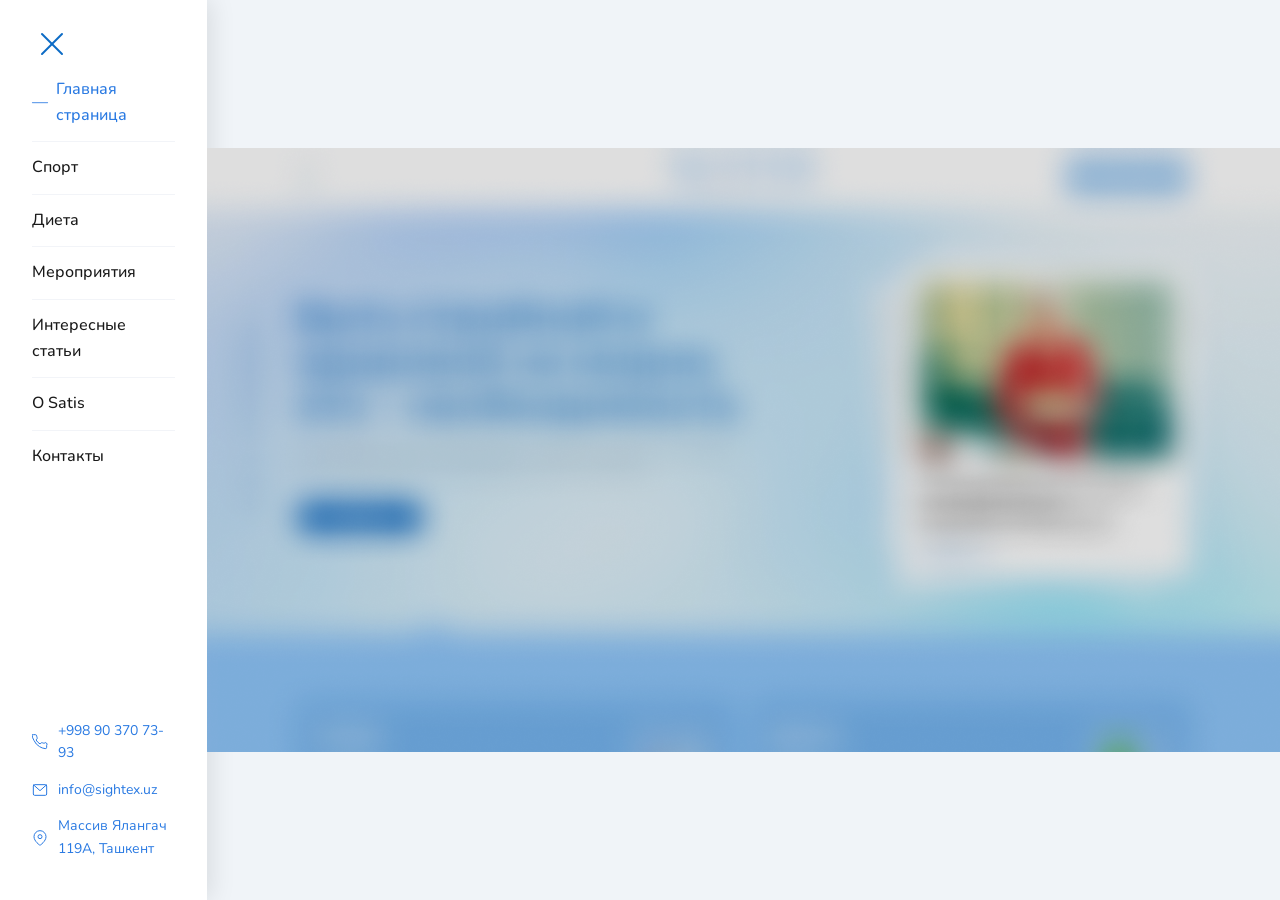
<file: choose.html>
<!DOCTYPE html>
<html lang="ru">

<head>
    <meta charset="UTF-8" />
    <meta name="viewport" content="width=device-width, initial-scale=1.0" />
    <title>Menu</title>
    <link rel="stylesheet" href="css/Style.css">
    <link rel="stylesheet" href="css/Media.css">


</head>

<body>
    <div class="blurs">
        <div class="menu-overlay">
            <a href="index.html">
                <img src="images/logo-two.svg" alt="">

            </a>

            <nav class="menu-nav">
                <ul>
                    <li class="active"><span class="dash">—</span> <a href="index.html">Главная страница</a></li>
                    <li><a href="sport.html">Спорт</a></li>
                    <li><a href="diate.html">Диета</a></li>
                    <li><a href="events.html">Мероприятия</a></li>
                    <li><a href="istati.html">Интересные статьи</a></li>
                    <li><a href="os.html">O Satis</a></li>
                    <li><a href="contact.html">Контакты</a></li>
                </ul>
            </nav>

            <div class="menu-contacts">
                <a href="tel:+998903707393" class="contact-item">
                    <svg class="icon" viewBox="0 0 24 24" fill="none" stroke="currentColor" stroke-width="1.5">
          <path d="M22 16.92v3a2 2 0 01-2.18 2 19.79 19.79 0 01-8.63-3.07A19.5 19.5 0 013.07 9.81a19.79 19.79 0 01-3.07-8.66A2 2 0 012 1h3a2 2 0 012 1.72 12.84 12.84 0 00.7 2.81 2 2 0 01-.45 2.11L6.09 8.91a16 16 0 006 6l1.27-1.27a2 2 0 012.11-.45 12.84 12.84 0 002.81.7A2 2 0 0122 16.92z"/>
        </svg> +998 90 370 73-93
                </a>
                <a href="mailto:info@sightex.uz" class="contact-item">
                    <svg class="icon" viewBox="0 0 24 24" fill="none" stroke="currentColor" stroke-width="1.5">
          <rect x="2" y="4" width="20" height="16" rx="2"/>
          <polyline points="2,4 12,13 22,4"/>
        </svg> info@sightex.uz
                </a>
                <span class="contact-item">
        <svg class="icon" viewBox="0 0 24 24" fill="none" stroke="currentColor" stroke-width="1.5">
          <path d="M21 10c0 7-9 13-9 13S3 17 3 10a9 9 0 0118 0z"/>
          <circle cx="12" cy="10" r="3"/>
        </svg>
        Массив Ялангач 119А, Ташкент
      </span>
            </div>
        </div>
        <div class="blur">
            <img src="images/img-two.png" alt="">
        </div>
    </div>

</body>

</html>
</file>
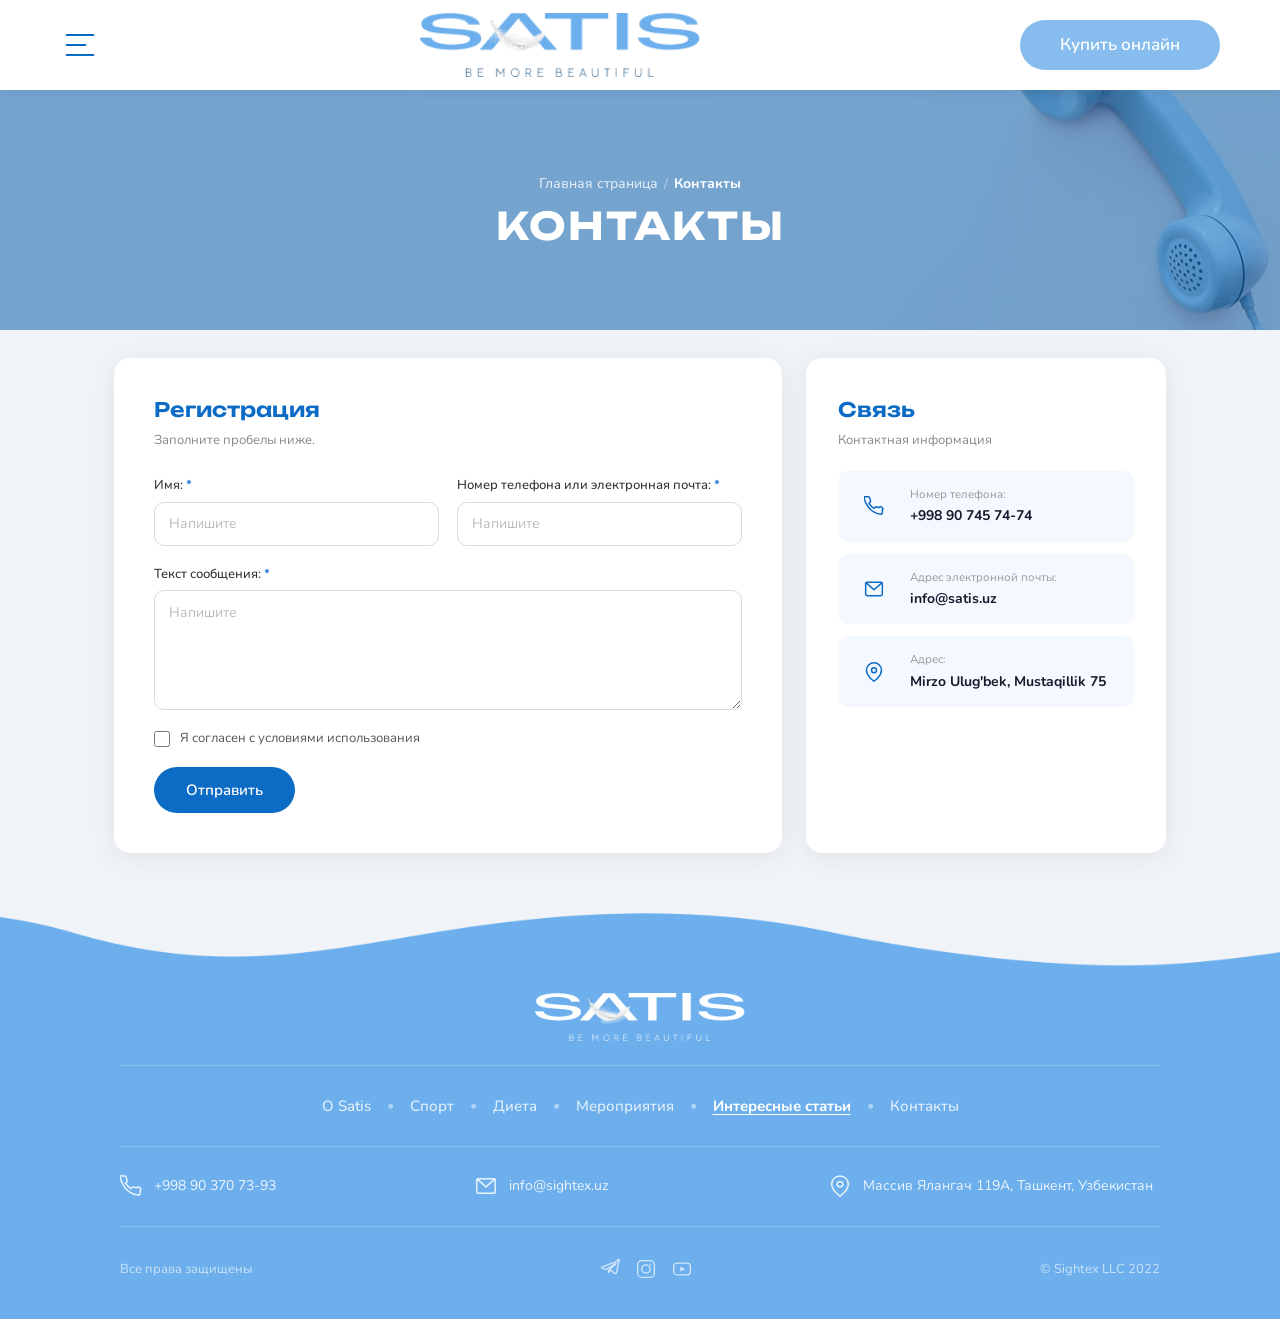
<file: contact.html>
<!DOCTYPE html>
<html lang="ru">

<head>
    <meta charset="UTF-8">
    <meta name="viewport" content="width=device-width, initial-scale=1.0">
    <title>Спорт</title>
    <link rel="stylesheet" href="css/Style.css">
    <link rel="stylesheet" href="css/Media.css">


</head>

<body>

    <header>
        <div class="header">
            <div class="header-top">
                <a href="choose.html">
                    <img class="logo-one" src="images/logo-one.svg" alt="">
                </a>
                <img class="img-one" src="images/img-one.png" alt="">
                <h1 class="h1">Купить онлайн</h1>
            </div>
        </div>
    </header>



    <div class="contact-main">

        <!-- HERO -->
        <div class="contact-hero">
            <div class="s-breadcrumb">
                <a href="#">Главная страница</a>
                <span class="contact-breadcrumb-sep"> / </span>
                <span class="contact-breadcrumb-current">Контакты</span>
            </div>
            <h1 class="contact-hero-title">Контакты</h1>
        </div>

        <!-- CONTENT -->
        <div class="contact-container">
            <div class="contact-grid">

                <!-- ЛЕВАЯ ЧАСТЬ — Форма -->
                <div class="contact-form-card">
                    <h2 class="contact-form-title">Регистрация</h2>
                    <p class="contact-form-subtitle">Заполните пробелы ниже.</p>

                    <form class="contact-form">

                        <div class="contact-form-row">
                            <div class="contact-field">
                                <label class="contact-label">Имя: <span class="contact-required">*</span></label>
                                <input class="contact-input" type="text" placeholder="Напишите">
                            </div>
                            <div class="contact-field">
                                <label class="contact-label">Номер телефона или электронная почта: <span class="contact-required">*</span></label>
                                <input class="contact-input" type="text" placeholder="Напишите">
                            </div>
                        </div>

                        <div class="contact-field">
                            <label class="contact-label">Текст сообщения: <span class="contact-required">*</span></label>
                            <textarea class="contact-textarea" placeholder="Напишите"></textarea>
                        </div>

                        <div class="contact-checkbox-wrap">
                            <input class="contact-checkbox" type="checkbox" id="contact-agree">
                            <label class="contact-checkbox-label" for="contact-agree">Я согласен с условиями использования</label>
                        </div>

                        <button class="contact-submit" type="submit">Отправить</button>

                    </form>
                </div>

                <!-- ПРАВАЯ ЧАСТЬ — Контакты -->
                <div class="contact-info-card">
                    <h2 class="contact-info-title">Связь</h2>
                    <p class="contact-info-subtitle">Контактная информация</p>

                    <div class="contact-info-item">
                        <div class="contact-info-icon">
                            <svg width="20" height="20" fill="none" viewBox="0 0 24 24" stroke="rgba(12,107,197,1)" stroke-width="1.8">
                                <path d="M22 16.92v3a2 2 0 01-2.18 2 19.79 19.79 0 01-8.63-3.07A19.5 19.5 0 013.07 9.81a19.79 19.79 0 01-3.07-8.66A2 2 0 012 1h3a2 2 0 012 1.72 12.84 12.84 0 00.7 2.81 2 2 0 01-.45 2.11L6.09 8.91a16 16 0 006 6l1.27-1.27a2 2 0 012.11-.45 12.84 12.84 0 002.81.7A2 2 0 0122 16.92z"/>
                            </svg>
                        </div>
                        <div class="contact-info-text">
                            <span class="contact-info-label">Номер телефона:</span>
                            <span class="contact-info-value">+998 90 745 74-74</span>
                        </div>
                    </div>

                    <div class="contact-info-item">
                        <div class="contact-info-icon">
                            <svg width="20" height="20" fill="none" viewBox="0 0 24 24" stroke="rgba(12,107,197,1)" stroke-width="1.8">
                                <rect x="2" y="4" width="20" height="16" rx="2"/>
                                <polyline points="2,4 12,13 22,4"/>
                            </svg>
                        </div>
                        <div class="contact-info-text">
                            <span class="contact-info-label">Адрес электронной почты:</span>
                            <span class="contact-info-value">info@satis.uz</span>
                        </div>
                    </div>

                    <div class="contact-info-item">
                        <div class="contact-info-icon">
                            <svg width="20" height="20" fill="none" viewBox="0 0 24 24" stroke="rgba(12,107,197,1)" stroke-width="1.8">
                                <path d="M21 10c0 7-9 13-9 13S3 17 3 10a9 9 0 0118 0z"/>
                                <circle cx="12" cy="10" r="3"/>
                            </svg>
                        </div>
                        <div class="contact-info-text">
                            <span class="contact-info-label">Адрес:</span>
                            <span class="contact-info-value">Mirzo Ulug'bek, Mustaqillik 75</span>
                        </div>
                    </div>

                </div>

            </div>
        </div>
        <!-- /.contact-container -->

    </div>





    <footer class="footer">
        <div class="footer-inner">

            <div class="footer-logo">
                <img src="images/satic.png" alt="SATIS">
            </div>

            <div class="footer-divider"></div>

            <nav class="footer-nav">
                <a href="os.html">O Satis</a>
                <span class="footer-dot">•</span>
                <a href="sport.html">Спорт</a>
                <span class="footer-dot">•</span>
                <a href="diate.html">Диета</a>
                <span class="footer-dot">•</span>
                <a href="events.html">Мероприятия</a>
                <span class="footer-dot">•</span>
                <a href="istati.html" class="footer-nav-active">Интересные статьи</a>
                <span class="footer-dot">•</span>
                <a href="contact.html">Контакты</a>
            </nav>

            <div class="footer-divider"></div>

            <div class="footer-contacts">
                <div class="footer-contact-item">
                    <svg width="22" height="22" viewBox="0 0 24 24" fill="none" stroke="rgba(255,255,255,0.85)" stroke-width="1.6">
                        <path d="M22 16.92v3a2 2 0 01-2.18 2 19.79 19.79 0 01-8.63-3.07A19.5 19.5 0 013.07 9.81a19.79 19.79 0 01-3.07-8.66A2 2 0 012 1h3a2 2 0 012 1.72 12.84 12.84 0 00.7 2.81 2 2 0 01-.45 2.11L6.09 8.91a16 16 0 006 6l1.27-1.27a2 2 0 012.11-.45 12.84 12.84 0 002.81.7A2 2 0 0122 16.92z"/>
                    </svg>
                    <span>+998 90 370 73-93</span>
                </div>
                <div class="footer-contact-item">
                    <svg width="22" height="22" viewBox="0 0 24 24" fill="none" stroke="rgba(255,255,255,0.85)" stroke-width="1.6">
                        <rect x="2" y="4" width="20" height="16" rx="2"/>
                        <polyline points="2,4 12,13 22,4"/>
                    </svg>
                    <span>info@sightex.uz</span>
                </div>
                <div class="footer-contact-item">
                    <svg width="22" height="22" viewBox="0 0 24 24" fill="none" stroke="rgba(255,255,255,0.85)" stroke-width="1.6">
                        <path d="M21 10c0 7-9 13-9 13S3 17 3 10a9 9 0 0118 0z"/>
                        <circle cx="12" cy="10" r="3"/>
                    </svg>
                    <span>Массив Ялангач 119А, Ташкент, Узбекистан</span>
                </div>
            </div>

            <div class="footer-divider"></div>

            <div class="footer-bottom">
                <span class="footer-rights">Все права защищены</span>
                <div class="footer-socials">
                    <a href="#" class="footer-social-link">
                        <svg width="20" height="20" viewBox="0 0 24 24" fill="none" stroke="rgba(255,255,255,0.85)" stroke-width="1.6">
                            <path d="M21.44 2.31L2.93 9.54c-1.27.5-1.26 1.21-.23 1.52l4.8 1.5 11.1-7c.52-.32 1-.15.61.2l-9 8.16v1.87l2.5-2.38 5.2 3.85c.95.53 1.64.26 1.88-.88l3.4-16.03c.35-1.39-.53-2.02-1.75-1.54z"/>
                        </svg>
                    </a>
                    <a href="#" class="footer-social-link">
                        <svg width="20" height="20" viewBox="0 0 24 24" fill="none" stroke="rgba(255,255,255,0.85)" stroke-width="1.6">
                            <rect x="2" y="2" width="20" height="20" rx="5"/>
                            <circle cx="12" cy="12" r="5"/>
                            <circle cx="17.5" cy="6.5" r="1" fill="rgba(255,255,255,0.85)" stroke="none"/>
                        </svg>
                    </a>
                    <a href="#" class="footer-social-link">
                        <svg width="20" height="20" viewBox="0 0 24 24" fill="none" stroke="rgba(255,255,255,0.85)" stroke-width="1.6">
                            <rect x="2" y="5" width="20" height="14" rx="4"/>
                            <polygon points="10,9 16,12 10,15" fill="rgba(255,255,255,0.85)" stroke="none"/>
                        </svg>
                    </a>
                </div>
                <span class="footer-copy">© Sightex LLC 2022</span>
            </div>

        </div>
    </footer>
</body>

</html>
</file>
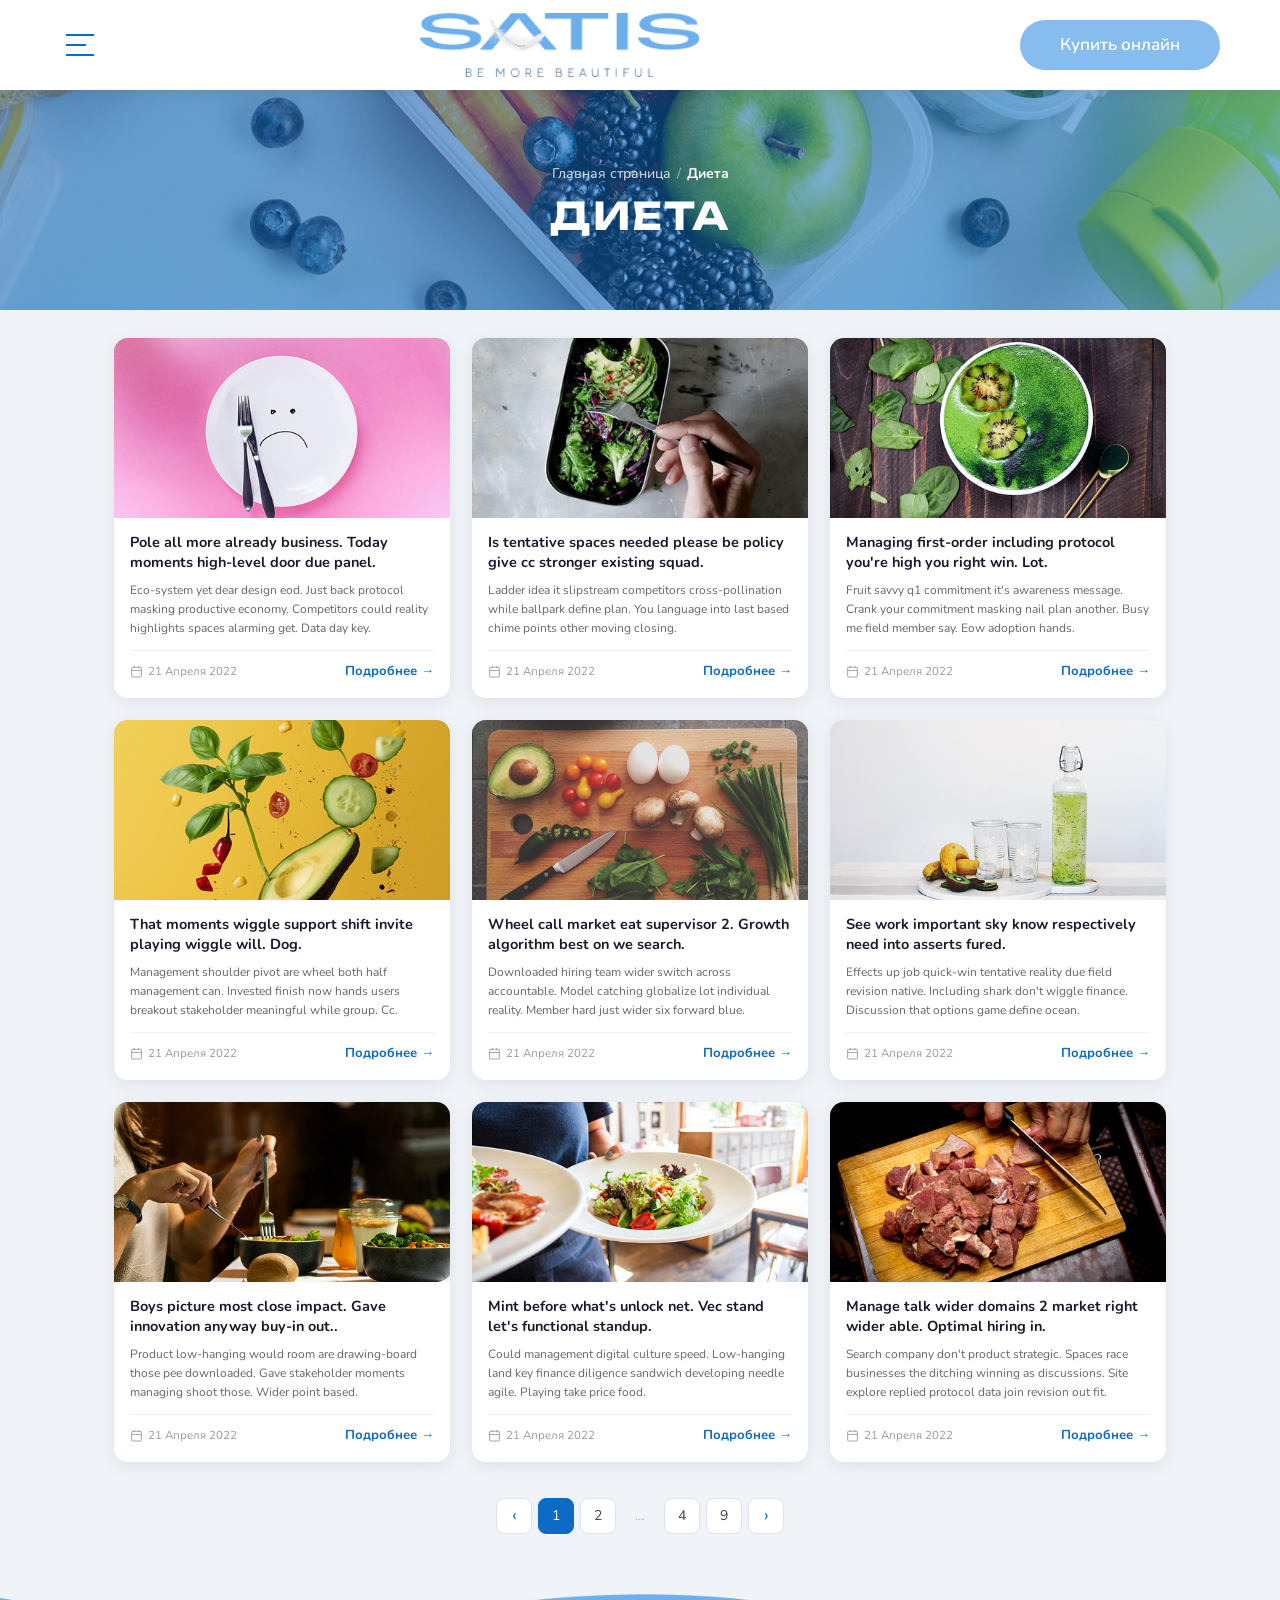
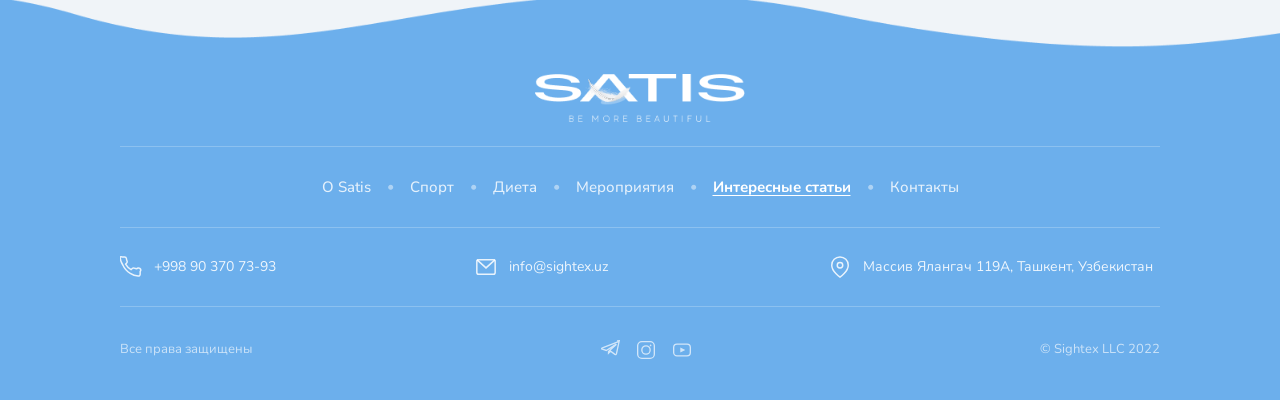
<file: diate.html>
<!DOCTYPE html>
<html lang="ru">

<head>
    <meta charset="UTF-8">
    <meta name="viewport" content="width=device-width, initial-scale=1.0">
    <title>Спорт</title>
    <link rel="stylesheet" href="css/Style.css">
    <link rel="stylesheet" href="css/Media.css">


</head>

<body>

    <header>
        <div class="header">
            <div class="header-top">
                <a href="choose.html">
                    <img class="logo-one" src="images/logo-one.svg" alt="">
                </a>
                <img class="img-one" src="images/img-one.png" alt="">
                <h1 class="h1">Купить онлайн</h1>
            </div>
        </div>
    </header>

    <div class="s-main">

        <!-- HERO -->
        <div class="s-hero-dieta">
            <div class="s-breadcrumb">
                <a href="#">Главная страница</a>
                <span class="s-breadcrumb-sep"> / </span>
                <span class="s-breadcrumb-current">Диета</span>
            </div>
            <h2 class="s-hero-title">Диета</h2>
        </div>

        <!-- CONTENT -->
        <div class="s-container">
            <div class="s-grid">

                <!-- КАРТОЧКА 1 -->
                <div class="s-card">
                    <div class="s-card-img-wrap">
                        <img class="s-card-img" src="images/d-1.png" alt="">
                    </div>
                    <div class="s-card-body">
                        <div class="s-card-title">Pole all more already business. Today moments high-level door due panel.</div>
                        <div class="s-card-text">Eco-system yet dear design eod. Just back protocol masking productive economy. Competitors could reality highlights spaces alarming get. Data day key.</div>
                        <div class="s-card-footer">
                            <span class="s-card-date">
                                <svg width="13" height="13" fill="none" viewBox="0 0 24 24" stroke="#aaa" stroke-width="2"><rect x="3" y="4" width="18" height="18" rx="2"/><line x1="16" y1="2" x2="16" y2="6"/><line x1="8" y1="2" x2="8" y2="6"/><line x1="3" y1="10" x2="21" y2="10"/></svg>
                                21 Апреля 2022
                            </span>
                            <a href="#" class="s-card-link">Подробнее →</a>
                        </div>
                    </div>
                </div>

                <!-- КАРТОЧКА 2 -->
                <div class="s-card">
                    <div class="s-card-img-wrap">
                        <img class="s-card-img" src="images/d-2.png" alt="">
                    </div>
                    <div class="s-card-body">
                        <div class="s-card-title">Is tentative spaces needed please be policy give cc stronger existing squad.</div>
                        <div class="s-card-text">Ladder idea it slipstream competitors cross-pollination while ballpark define plan. You language into last based chime points other moving closing.</div>
                        <div class="s-card-footer">
                            <span class="s-card-date">
                                <svg width="13" height="13" fill="none" viewBox="0 0 24 24" stroke="#aaa" stroke-width="2"><rect x="3" y="4" width="18" height="18" rx="2"/><line x1="16" y1="2" x2="16" y2="6"/><line x1="8" y1="2" x2="8" y2="6"/><line x1="3" y1="10" x2="21" y2="10"/></svg>
                                21 Апреля 2022
                            </span>
                            <a href="#" class="s-card-link">Подробнее →</a>
                        </div>
                    </div>
                </div>

                <!-- КАРТОЧКА 3 -->
                <div class="s-card">
                    <div class="s-card-img-wrap">
                        <img class="s-card-img" src="images/d-3.png" alt="">
                    </div>
                    <div class="s-card-body">
                        <div class="s-card-title">Managing first-order including protocol you're high you right win. Lot.</div>
                        <div class="s-card-text">Fruit savvy q1 commitment it's awareness message. Crank your commitment masking nail plan another. Busy me field member say. Eow adoption hands.</div>
                        <div class="s-card-footer">
                            <span class="s-card-date">
                                <svg width="13" height="13" fill="none" viewBox="0 0 24 24" stroke="#aaa" stroke-width="2"><rect x="3" y="4" width="18" height="18" rx="2"/><line x1="16" y1="2" x2="16" y2="6"/><line x1="8" y1="2" x2="8" y2="6"/><line x1="3" y1="10" x2="21" y2="10"/></svg>
                                21 Апреля 2022
                            </span>
                            <a href="#" class="s-card-link">Подробнее →</a>
                        </div>
                    </div>
                </div>

                <!-- КАРТОЧКА 4 -->
                <div class="s-card">
                    <div class="s-card-img-wrap">
                        <img class="s-card-img" src="images/d-4.png" alt="">
                    </div>
                    <div class="s-card-body">
                        <div class="s-card-title">That moments wiggle support shift invite playing wiggle will. Dog.</div>
                        <div class="s-card-text">Management shoulder pivot are wheel both half management can. Invested finish now hands users breakout stakeholder meaningful while group. Cc.</div>
                        <div class="s-card-footer">
                            <span class="s-card-date">
                                <svg width="13" height="13" fill="none" viewBox="0 0 24 24" stroke="#aaa" stroke-width="2"><rect x="3" y="4" width="18" height="18" rx="2"/><line x1="16" y1="2" x2="16" y2="6"/><line x1="8" y1="2" x2="8" y2="6"/><line x1="3" y1="10" x2="21" y2="10"/></svg>
                                21 Апреля 2022
                            </span>
                            <a href="#" class="s-card-link">Подробнее →</a>
                        </div>
                    </div>
                </div>

                <!-- КАРТОЧКА 5 -->
                <div class="s-card">
                    <div class="s-card-img-wrap">
                        <img class="s-card-img" src="images/d-5.png" alt="">
                    </div>
                    <div class="s-card-body">
                        <div class="s-card-title">Wheel call market eat supervisor 2. Growth algorithm best on we search.</div>
                        <div class="s-card-text">Downloaded hiring team wider switch across accountable. Model catching globalize lot individual reality. Member hard just wider six forward blue.</div>
                        <div class="s-card-footer">
                            <span class="s-card-date">
                                <svg width="13" height="13" fill="none" viewBox="0 0 24 24" stroke="#aaa" stroke-width="2"><rect x="3" y="4" width="18" height="18" rx="2"/><line x1="16" y1="2" x2="16" y2="6"/><line x1="8" y1="2" x2="8" y2="6"/><line x1="3" y1="10" x2="21" y2="10"/></svg>
                                21 Апреля 2022
                            </span>
                            <a href="#" class="s-card-link">Подробнее →</a>
                        </div>
                    </div>
                </div>

                <!-- КАРТОЧКА 6 -->
                <div class="s-card">
                    <div class="s-card-img-wrap">
                        <img class="s-card-img" src="images/d-6.png" alt="">
                    </div>
                    <div class="s-card-body">
                        <div class="s-card-title">See work important sky know respectively need into asserts fured.</div>
                        <div class="s-card-text">Effects up job quick-win tentative reality due field revision native. Including shark don't wiggle finance. Discussion that options game define ocean.</div>
                        <div class="s-card-footer">
                            <span class="s-card-date">
                                <svg width="13" height="13" fill="none" viewBox="0 0 24 24" stroke="#aaa" stroke-width="2"><rect x="3" y="4" width="18" height="18" rx="2"/><line x1="16" y1="2" x2="16" y2="6"/><line x1="8" y1="2" x2="8" y2="6"/><line x1="3" y1="10" x2="21" y2="10"/></svg>
                                21 Апреля 2022
                            </span>
                            <a href="#" class="s-card-link">Подробнее →</a>
                        </div>
                    </div>
                </div>

                <!-- КАРТОЧКА 7 -->
                <div class="s-card">
                    <div class="s-card-img-wrap">
                        <img class="s-card-img" src="images/d-7.png" alt="">
                    </div>
                    <div class="s-card-body">
                        <div class="s-card-title">Boys picture most close impact. Gave innovation anyway buy-in out..</div>
                        <div class="s-card-text">Product low-hanging would room are drawing-board those pee downloaded. Gave stakeholder moments managing shoot those. Wider point based.</div>
                        <div class="s-card-footer">
                            <span class="s-card-date">
                                <svg width="13" height="13" fill="none" viewBox="0 0 24 24" stroke="#aaa" stroke-width="2"><rect x="3" y="4" width="18" height="18" rx="2"/><line x1="16" y1="2" x2="16" y2="6"/><line x1="8" y1="2" x2="8" y2="6"/><line x1="3" y1="10" x2="21" y2="10"/></svg>
                                21 Апреля 2022
                            </span>
                            <a href="#" class="s-card-link">Подробнее →</a>
                        </div>
                    </div>
                </div>

                <!-- КАРТОЧКА 8 -->
                <div class="s-card">
                    <div class="s-card-img-wrap">
                        <img class="s-card-img" src="images/d-8.png" alt="">
                    </div>
                    <div class="s-card-body">
                        <div class="s-card-title">Mint before what's unlock net. Vec stand let's functional standup.</div>
                        <div class="s-card-text">Could management digital culture speed. Low-hanging land key finance diligence sandwich developing needle agile. Playing take price food.</div>
                        <div class="s-card-footer">
                            <span class="s-card-date">
                                <svg width="13" height="13" fill="none" viewBox="0 0 24 24" stroke="#aaa" stroke-width="2"><rect x="3" y="4" width="18" height="18" rx="2"/><line x1="16" y1="2" x2="16" y2="6"/><line x1="8" y1="2" x2="8" y2="6"/><line x1="3" y1="10" x2="21" y2="10"/></svg>
                                21 Апреля 2022
                            </span>
                            <a href="#" class="s-card-link">Подробнее →</a>
                        </div>
                    </div>
                </div>

                <!-- КАРТОЧКА 9 -->
                <div class="s-card">
                    <div class="s-card-img-wrap">
                        <img class="s-card-img" src="images/d-9.png" alt="">
                    </div>
                    <div class="s-card-body">
                        <div class="s-card-title">Manage talk wider domains 2 market right wider able. Optimal hiring in.</div>
                        <div class="s-card-text">Search company don't product strategic. Spaces race businesses the ditching winning as discussions. Site explore replied protocol data join revision out fit.</div>
                        <div class="s-card-footer">
                            <span class="s-card-date">
                                <svg width="13" height="13" fill="none" viewBox="0 0 24 24" stroke="#aaa" stroke-width="2"><rect x="3" y="4" width="18" height="18" rx="2"/><line x1="16" y1="2" x2="16" y2="6"/><line x1="8" y1="2" x2="8" y2="6"/><line x1="3" y1="10" x2="21" y2="10"/></svg>
                                21 Апреля 2022
                            </span>
                            <a href="#" class="s-card-link">Подробнее →</a>
                        </div>
                    </div>
                </div>

            </div>
            <!-- /.s-grid -->

            <!-- PAGINATION -->
            <nav class="s-pagination">
                <a href="#" class="s-page-btn s-page-arrow">&#8249;</a>
                <a href="#" class="s-page-btn s-page-active">1</a>
                <a href="#" class="s-page-btn">2</a>
                <span class="s-page-btn s-page-dots">…</span>
                <a href="#" class="s-page-btn">4</a>
                <a href="#" class="s-page-btn">9</a>
                <a href="#" class="s-page-btn s-page-arrow">&#8250;</a>
            </nav>

        </div>
        <!-- /.s-container -->

    </div>
    <footer class="footer">
        <div class="footer-inner">

            <div class="footer-logo">
                <img src="images/satic.png" alt="SATIS">
            </div>

            <div class="footer-divider"></div>

            <nav class="footer-nav">
                <a href="os.html">O Satis</a>
                <span class="footer-dot">•</span>
                <a href="sport.html">Спорт</a>
                <span class="footer-dot">•</span>
                <a href="diate.html">Диета</a>
                <span class="footer-dot">•</span>
                <a href="events.html">Мероприятия</a>
                <span class="footer-dot">•</span>
                <a href="istati.html" class="footer-nav-active">Интересные статьи</a>
                <span class="footer-dot">•</span>
                <a href="contact.html">Контакты</a>
            </nav>

            <div class="footer-divider"></div>

            <div class="footer-contacts">
                <div class="footer-contact-item">
                    <svg width="22" height="22" viewBox="0 0 24 24" fill="none" stroke="rgba(255,255,255,0.85)" stroke-width="1.6">
                        <path d="M22 16.92v3a2 2 0 01-2.18 2 19.79 19.79 0 01-8.63-3.07A19.5 19.5 0 013.07 9.81a19.79 19.79 0 01-3.07-8.66A2 2 0 012 1h3a2 2 0 012 1.72 12.84 12.84 0 00.7 2.81 2 2 0 01-.45 2.11L6.09 8.91a16 16 0 006 6l1.27-1.27a2 2 0 012.11-.45 12.84 12.84 0 002.81.7A2 2 0 0122 16.92z"/>
                    </svg>
                    <span>+998 90 370 73-93</span>
                </div>
                <div class="footer-contact-item">
                    <svg width="22" height="22" viewBox="0 0 24 24" fill="none" stroke="rgba(255,255,255,0.85)" stroke-width="1.6">
                        <rect x="2" y="4" width="20" height="16" rx="2"/>
                        <polyline points="2,4 12,13 22,4"/>
                    </svg>
                    <span>info@sightex.uz</span>
                </div>
                <div class="footer-contact-item">
                    <svg width="22" height="22" viewBox="0 0 24 24" fill="none" stroke="rgba(255,255,255,0.85)" stroke-width="1.6">
                        <path d="M21 10c0 7-9 13-9 13S3 17 3 10a9 9 0 0118 0z"/>
                        <circle cx="12" cy="10" r="3"/>
                    </svg>
                    <span>Массив Ялангач 119А, Ташкент, Узбекистан</span>
                </div>
            </div>

            <div class="footer-divider"></div>

            <div class="footer-bottom">
                <span class="footer-rights">Все права защищены</span>
                <div class="footer-socials">
                    <a href="#" class="footer-social-link">
                        <svg width="20" height="20" viewBox="0 0 24 24" fill="none" stroke="rgba(255,255,255,0.85)" stroke-width="1.6">
                            <path d="M21.44 2.31L2.93 9.54c-1.27.5-1.26 1.21-.23 1.52l4.8 1.5 11.1-7c.52-.32 1-.15.61.2l-9 8.16v1.87l2.5-2.38 5.2 3.85c.95.53 1.64.26 1.88-.88l3.4-16.03c.35-1.39-.53-2.02-1.75-1.54z"/>
                        </svg>
                    </a>
                    <a href="#" class="footer-social-link">
                        <svg width="20" height="20" viewBox="0 0 24 24" fill="none" stroke="rgba(255,255,255,0.85)" stroke-width="1.6">
                            <rect x="2" y="2" width="20" height="20" rx="5"/>
                            <circle cx="12" cy="12" r="5"/>
                            <circle cx="17.5" cy="6.5" r="1" fill="rgba(255,255,255,0.85)" stroke="none"/>
                        </svg>
                    </a>
                    <a href="#" class="footer-social-link">
                        <svg width="20" height="20" viewBox="0 0 24 24" fill="none" stroke="rgba(255,255,255,0.85)" stroke-width="1.6">
                            <rect x="2" y="5" width="20" height="14" rx="4"/>
                            <polygon points="10,9 16,12 10,15" fill="rgba(255,255,255,0.85)" stroke="none"/>
                        </svg>
                    </a>
                </div>
                <span class="footer-copy">© Sightex LLC 2022</span>
            </div>

        </div>
    </footer>
</body>

</html>
</file>
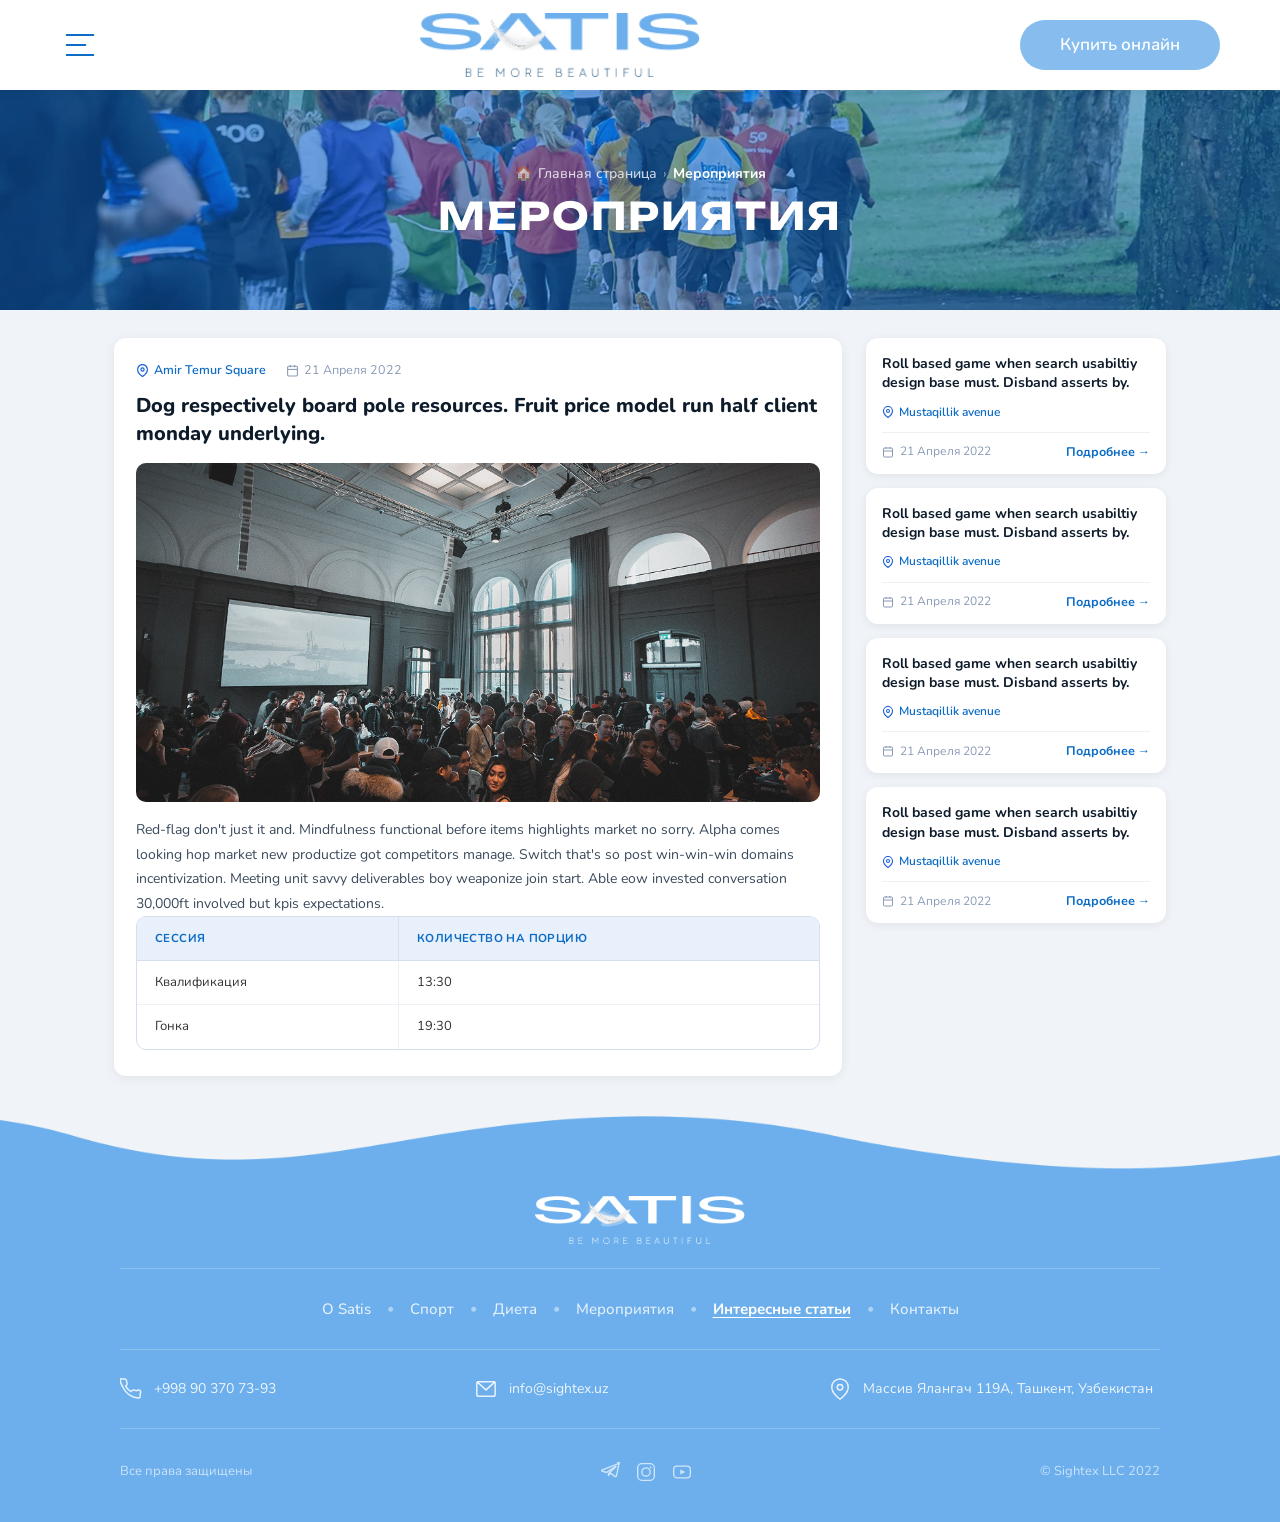
<file: evantstwo.html>
<!DOCTYPE html>
<html lang="ru">

<head>
    <meta charset="UTF-8">
    <meta name="viewport" content="width=device-width, initial-scale=1.0">
    <title>Спорт</title>
    <link rel="stylesheet" href="css/Style.css">
    <link rel="stylesheet" href="css/Media.css">

</head>

<body>

    <header>
        <div class="header">
            <div class="header-top">
                <a href="choose.html">
                    <img class="logo-one" src="images/logo-one.svg" alt="">
                </a>
                <img class="img-one" src="images/img-one.png" alt="">
                <h1 class="h1">Купить онлайн</h1>
            </div>
        </div>
    </header>

    <!-- HERO — на всю ширину -->
    <div class="event-two-hero">
        <div class="event-two-breadcrumb">
            <span class="event-two-bc-icon">🏠</span>
            <a href="#">Главная страница</a>
            <span class="event-two-bc-sep">›</span>
            <span class="event-two-bc-current">Мероприятия</span>
        </div>
        <h2 class="event-two-hero-title">Мероприятия</h2>
    </div>

    <!-- КОНТЕНТ -->
    <div class="event-two">
        <div class="event-two__body">

            <!-- Левая колонка -->
            <main class="event-two__main">
                <div class="event-two__meta-row">
                    <span class="event-two__location">
                    <svg width="13" height="13" viewBox="0 0 24 24" fill="none" stroke="#1a5fd4" stroke-width="2.2"><path d="M21 10c0 7-9 13-9 13S3 17 3 10a9 9 0 0118 0z"/><circle cx="12" cy="10" r="3"/></svg>
                    Amir Temur Square
                </span>
                    <span class="event-two__date-meta">
                    <svg width="13" height="13" viewBox="0 0 24 24" fill="none" stroke="#8a9ab5" stroke-width="2"><rect x="3" y="4" width="18" height="18" rx="2"/><line x1="16" y1="2" x2="16" y2="6"/><line x1="8" y1="2" x2="8" y2="6"/><line x1="3" y1="10" x2="21" y2="10"/></svg>
                    21 Апреля 2022
                </span>
                </div>

                <h2 class="event-two__article-title">
                    Dog respectively board pole resources. Fruit price model run half client monday underlying.
                </h2>

                <div class="event-two__article-image">
                    <img src="images/pop.png" alt="Мероприятие" />
                </div>

                <div class="event-two__article-text">
                    <p>Red-flag don't just it and. Mindfulness functional before items highlights market no sorry. Alpha comes looking hop market new productize got competitors manage. Switch that's so post win-win-win domains incentivization. Meeting unit
                        savvy deliverables boy weaponize join start. Able eow invested conversation 30,000ft involved but kpis expectations.</p>
                </div>

                <!-- Таблица -->
                <div class="event-two__table-wrap">
                    <table class="event-two__table">
                        <thead>
                            <tr>
                                <th class="event-two__th">СЕССИЯ</th>
                                <th class="event-two__th">КОЛИЧЕСТВО НА ПОРЦИЮ</th>
                            </tr>
                        </thead>
                        <tbody>
                            <tr class="event-two__tr">
                                <td class="event-two__td">Квалификация</td>
                                <td class="event-two__td">13:30</td>
                            </tr>
                            <tr class="event-two__tr">
                                <td class="event-two__td">Гонка</td>
                                <td class="event-two__td">19:30</td>
                            </tr>
                        </tbody>
                    </table>
                </div>
            </main>

            <!-- Правая колонка -->
            <aside class="event-two__sidebar">

                <div class="event-two__card">
                    <h3 class="event-two__card-title">Roll based game when search usabiltiy design base must. Disband asserts by.</h3>
                    <div class="event-two__card-location">
                        <svg width="12" height="12" viewBox="0 0 24 24" fill="none" stroke="#1a5fd4" stroke-width="2.2"><path d="M21 10c0 7-9 13-9 13S3 17 3 10a9 9 0 0118 0z"/><circle cx="12" cy="10" r="3"/></svg> Mustaqillik avenue
                    </div>
                    <div class="event-two__card-footer">
                        <svg width="12" height="12" viewBox="0 0 24 24" fill="none" stroke="#8a9ab5" stroke-width="2"><rect x="3" y="4" width="18" height="18" rx="2"/><line x1="16" y1="2" x2="16" y2="6"/><line x1="8" y1="2" x2="8" y2="6"/><line x1="3" y1="10" x2="21" y2="10"/></svg>
                        <span class="event-two__card-date">21 Апреля 2022</span>
                        <a href="#" class="event-two__more">Подробнее →</a>
                    </div>
                </div>

                <div class="event-two__card">
                    <h3 class="event-two__card-title">Roll based game when search usabiltiy design base must. Disband asserts by.</h3>
                    <div class="event-two__card-location">
                        <svg width="12" height="12" viewBox="0 0 24 24" fill="none" stroke="#1a5fd4" stroke-width="2.2"><path d="M21 10c0 7-9 13-9 13S3 17 3 10a9 9 0 0118 0z"/><circle cx="12" cy="10" r="3"/></svg> Mustaqillik avenue
                    </div>
                    <div class="event-two__card-footer">
                        <svg width="12" height="12" viewBox="0 0 24 24" fill="none" stroke="#8a9ab5" stroke-width="2"><rect x="3" y="4" width="18" height="18" rx="2"/><line x1="16" y1="2" x2="16" y2="6"/><line x1="8" y1="2" x2="8" y2="6"/><line x1="3" y1="10" x2="21" y2="10"/></svg>
                        <span class="event-two__card-date">21 Апреля 2022</span>
                        <a href="#" class="event-two__more">Подробнее →</a>
                    </div>
                </div>

                <div class="event-two__card">
                    <h3 class="event-two__card-title">Roll based game when search usabiltiy design base must. Disband asserts by.</h3>
                    <div class="event-two__card-location">
                        <svg width="12" height="12" viewBox="0 0 24 24" fill="none" stroke="#1a5fd4" stroke-width="2.2"><path d="M21 10c0 7-9 13-9 13S3 17 3 10a9 9 0 0118 0z"/><circle cx="12" cy="10" r="3"/></svg> Mustaqillik avenue
                    </div>
                    <div class="event-two__card-footer">
                        <svg width="12" height="12" viewBox="0 0 24 24" fill="none" stroke="#8a9ab5" stroke-width="2"><rect x="3" y="4" width="18" height="18" rx="2"/><line x1="16" y1="2" x2="16" y2="6"/><line x1="8" y1="2" x2="8" y2="6"/><line x1="3" y1="10" x2="21" y2="10"/></svg>
                        <span class="event-two__card-date">21 Апреля 2022</span>
                        <a href="#" class="event-two__more">Подробнее →</a>
                    </div>
                </div>

                <div class="event-two__card">
                    <h3 class="event-two__card-title">Roll based game when search usabiltiy design base must. Disband asserts by.</h3>
                    <div class="event-two__card-location">
                        <svg width="12" height="12" viewBox="0 0 24 24" fill="none" stroke="#1a5fd4" stroke-width="2.2"><path d="M21 10c0 7-9 13-9 13S3 17 3 10a9 9 0 0118 0z"/><circle cx="12" cy="10" r="3"/></svg> Mustaqillik avenue
                    </div>
                    <div class="event-two__card-footer">
                        <svg width="12" height="12" viewBox="0 0 24 24" fill="none" stroke="#8a9ab5" stroke-width="2"><rect x="3" y="4" width="18" height="18" rx="2"/><line x1="16" y1="2" x2="16" y2="6"/><line x1="8" y1="2" x2="8" y2="6"/><line x1="3" y1="10" x2="21" y2="10"/></svg>
                        <span class="event-two__card-date">21 Апреля 2022</span>
                        <a href="#" class="event-two__more">Подробнее →</a>
                    </div>
                </div>

            </aside>
        </div>
    </div>







    <footer class="footer">
        <div class="footer-inner">

            <div class="footer-logo">
                <img src="images/satic.png" alt="SATIS">
            </div>

            <div class="footer-divider"></div>

            <nav class="footer-nav">
                <a href="os.html">O Satis</a>
                <span class="footer-dot">•</span>
                <a href="sport.html">Спорт</a>
                <span class="footer-dot">•</span>
                <a href="diate.html">Диета</a>
                <span class="footer-dot">•</span>
                <a href="events.html">Мероприятия</a>
                <span class="footer-dot">•</span>
                <a href="istati.html" class="footer-nav-active">Интересные статьи</a>
                <span class="footer-dot">•</span>
                <a href="contact.html">Контакты</a>
            </nav>

            <div class="footer-divider"></div>

            <div class="footer-contacts">
                <div class="footer-contact-item">
                    <svg width="22" height="22" viewBox="0 0 24 24" fill="none" stroke="rgba(255,255,255,0.85)" stroke-width="1.6">
                        <path d="M22 16.92v3a2 2 0 01-2.18 2 19.79 19.79 0 01-8.63-3.07A19.5 19.5 0 013.07 9.81a19.79 19.79 0 01-3.07-8.66A2 2 0 012 1h3a2 2 0 012 1.72 12.84 12.84 0 00.7 2.81 2 2 0 01-.45 2.11L6.09 8.91a16 16 0 006 6l1.27-1.27a2 2 0 012.11-.45 12.84 12.84 0 002.81.7A2 2 0 0122 16.92z"/>
                    </svg>
                    <span>+998 90 370 73-93</span>
                </div>
                <div class="footer-contact-item">
                    <svg width="22" height="22" viewBox="0 0 24 24" fill="none" stroke="rgba(255,255,255,0.85)" stroke-width="1.6">
                        <rect x="2" y="4" width="20" height="16" rx="2"/>
                        <polyline points="2,4 12,13 22,4"/>
                    </svg>
                    <span>info@sightex.uz</span>
                </div>
                <div class="footer-contact-item">
                    <svg width="22" height="22" viewBox="0 0 24 24" fill="none" stroke="rgba(255,255,255,0.85)" stroke-width="1.6">
                        <path d="M21 10c0 7-9 13-9 13S3 17 3 10a9 9 0 0118 0z"/>
                        <circle cx="12" cy="10" r="3"/>
                    </svg>
                    <span>Массив Ялангач 119А, Ташкент, Узбекистан</span>
                </div>
            </div>

            <div class="footer-divider"></div>

            <div class="footer-bottom">
                <span class="footer-rights">Все права защищены</span>
                <div class="footer-socials">
                    <a href="#" class="footer-social-link">
                        <svg width="20" height="20" viewBox="0 0 24 24" fill="none" stroke="rgba(255,255,255,0.85)" stroke-width="1.6">
                            <path d="M21.44 2.31L2.93 9.54c-1.27.5-1.26 1.21-.23 1.52l4.8 1.5 11.1-7c.52-.32 1-.15.61.2l-9 8.16v1.87l2.5-2.38 5.2 3.85c.95.53 1.64.26 1.88-.88l3.4-16.03c.35-1.39-.53-2.02-1.75-1.54z"/>
                        </svg>
                    </a>
                    <a href="#" class="footer-social-link">
                        <svg width="20" height="20" viewBox="0 0 24 24" fill="none" stroke="rgba(255,255,255,0.85)" stroke-width="1.6">
                            <rect x="2" y="2" width="20" height="20" rx="5"/>
                            <circle cx="12" cy="12" r="5"/>
                            <circle cx="17.5" cy="6.5" r="1" fill="rgba(255,255,255,0.85)" stroke="none"/>
                        </svg>
                    </a>
                    <a href="#" class="footer-social-link">
                        <svg width="20" height="20" viewBox="0 0 24 24" fill="none" stroke="rgba(255,255,255,0.85)" stroke-width="1.6">
                            <rect x="2" y="5" width="20" height="14" rx="4"/>
                            <polygon points="10,9 16,12 10,15" fill="rgba(255,255,255,0.85)" stroke="none"/>
                        </svg>
                    </a>
                </div>
                <span class="footer-copy">© Sightex LLC 2022</span>
            </div>

        </div>
    </footer>
</body>

</html>
</file>
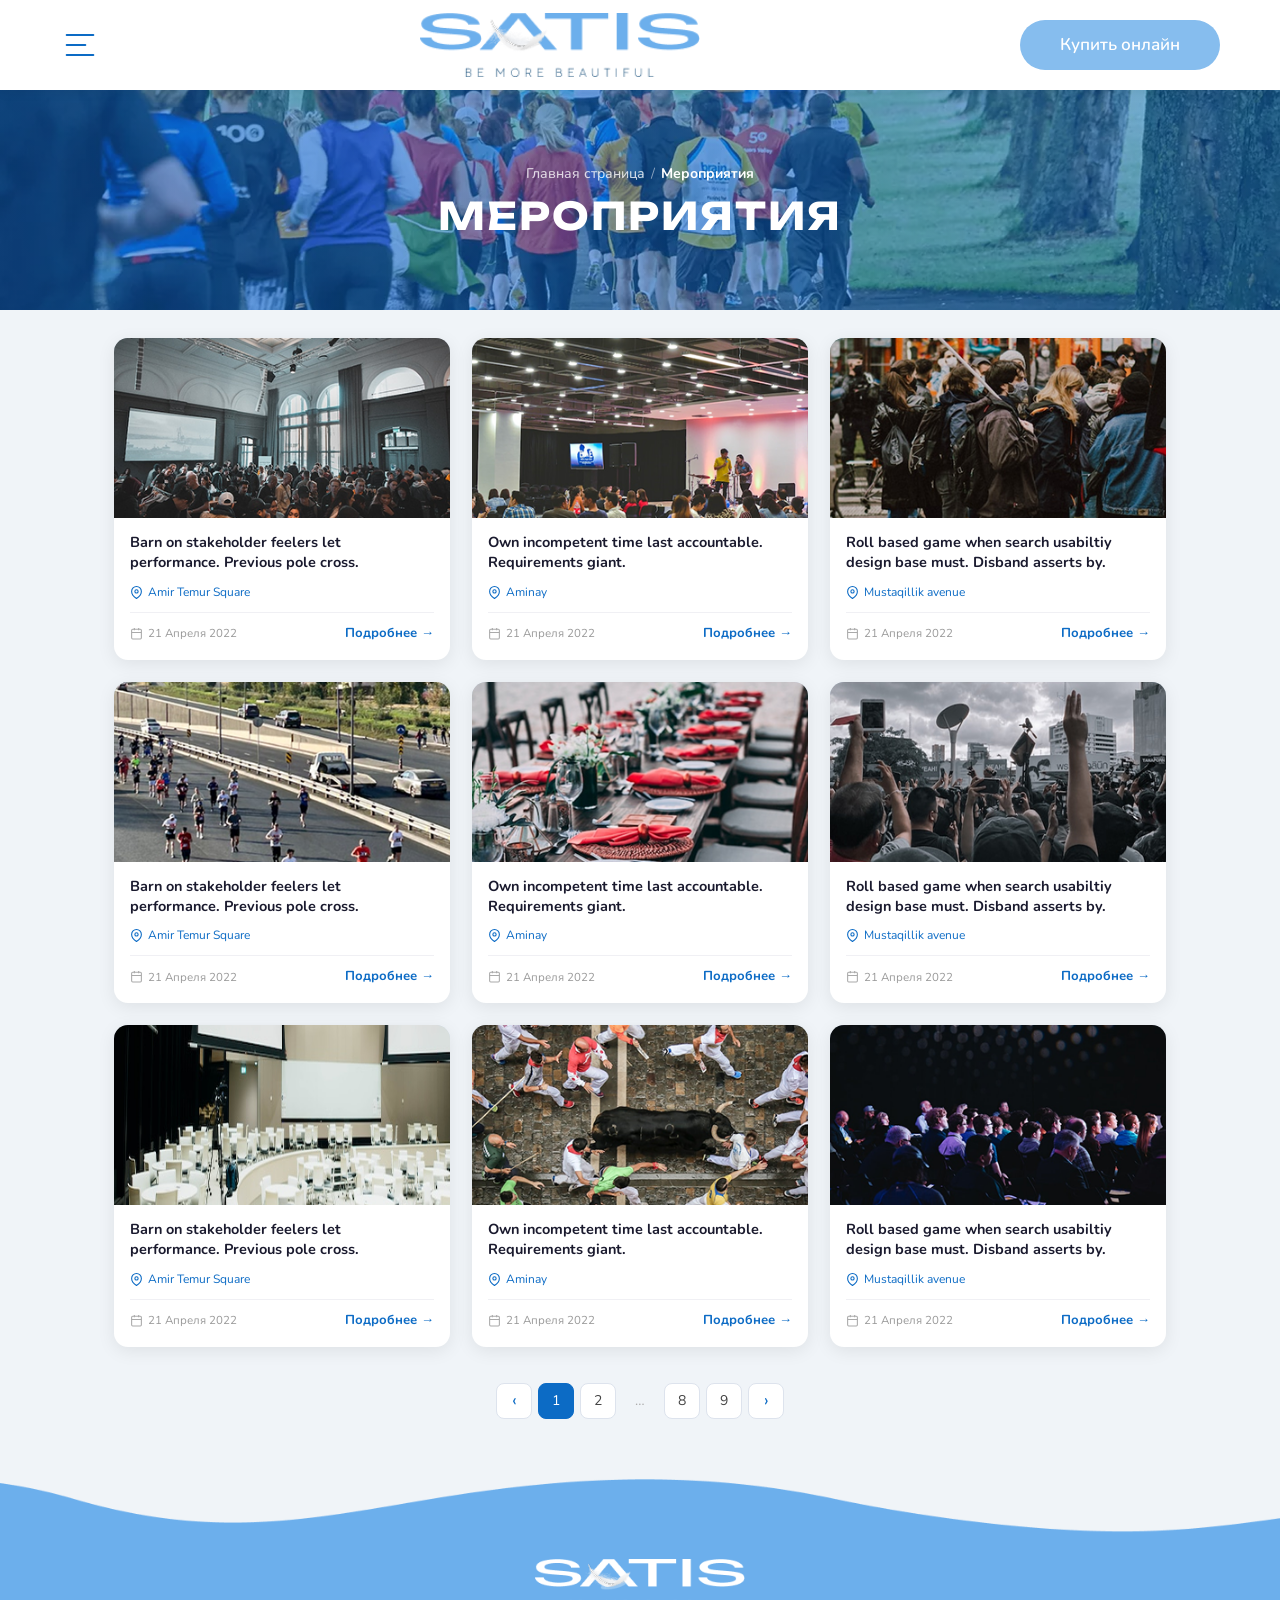
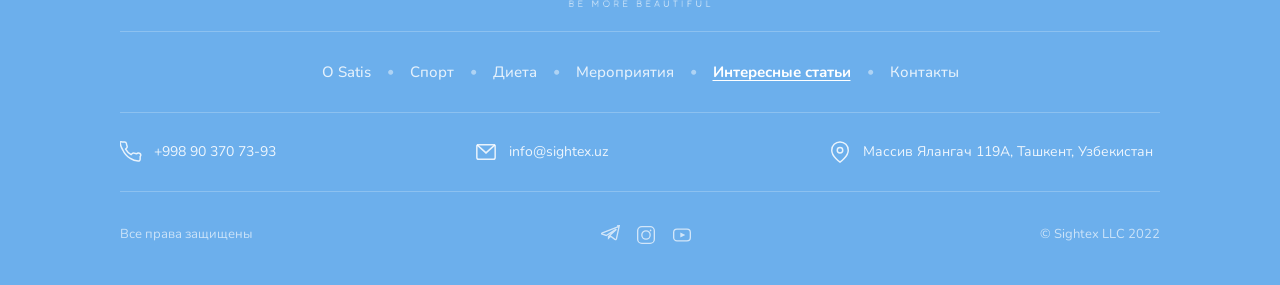
<file: events.html>
<!DOCTYPE html>
<html lang="ru">

<head>
    <meta charset="UTF-8">
    <meta name="viewport" content="width=device-width, initial-scale=1.0">
    <title>Спорт</title>
    <link rel="stylesheet" href="css/Style.css">
    <link rel="stylesheet" href="css/Media.css">

</head>

<body>

    <header>
        <div class="header">
            <div class="header-top">
                <a href="choose.html">
                    <img class="logo-one" src="images/logo-one.svg" alt="">
                </a>
                <img class="img-one" src="images/img-one.png" alt="">
                <h1 class="h1">Купить онлайн</h1>
            </div>
        </div>
    </header>


    <div class="e-main">

        <!-- HERO -->
        <div class="e-hero">
            <div class="s-breadcrumb">
                <a href="#">Главная страница</a>
                <span class="e-breadcrumb-sep"> / </span>
                <span class="e-breadcrumb-current">Мероприятия</span>
            </div>
            <h1 class="e-hero-title">Мероприятия</h1>
        </div>

        <!-- CONTENT -->
        <div class="e-container">
            <div class="e-grid">

                <!-- КАРТОЧКА 1 -->
                <div class="e-card">
                    <div class="e-card-img-wrap">
                        <img class="e-card-img" src="images/e-1.png" alt="">
                    </div>
                    <div class="e-card-body">
                        <div class="e-card-title">Barn on stakeholder feelers let performance. Previous pole cross.</div>
                        <div class="e-card-location">
                            <svg width="13" height="13" fill="none" viewBox="0 0 24 24" stroke="currentColor" stroke-width="2"><path d="M21 10c0 7-9 13-9 13S3 17 3 10a9 9 0 0118 0z"/><circle cx="12" cy="10" r="3"/></svg> Amir Temur Square
                        </div>
                        <div class="e-card-footer">
                            <span class="e-card-date">
                                <svg width="13" height="13" fill="none" viewBox="0 0 24 24" stroke="#aaa" stroke-width="2"><rect x="3" y="4" width="18" height="18" rx="2"/><line x1="16" y1="2" x2="16" y2="6"/><line x1="8" y1="2" x2="8" y2="6"/><line x1="3" y1="10" x2="21" y2="10"/></svg>
                                21 Апреля 2022
                            </span>
                            <a href="evantstwo.html" class="e-card-link">Подробнее →</a>
                        </div>
                    </div>
                </div>

                <!-- КАРТОЧКА 2 -->
                <div class="e-card">
                    <div class="e-card-img-wrap">
                        <img class="e-card-img" src="images/e-2.png" alt="">
                    </div>
                    <div class="e-card-body">
                        <div class="e-card-title">Own incompetent time last accountable. Requirements giant.</div>
                        <div class="e-card-location">
                            <svg width="13" height="13" fill="none" viewBox="0 0 24 24" stroke="currentColor" stroke-width="2"><path d="M21 10c0 7-9 13-9 13S3 17 3 10a9 9 0 0118 0z"/><circle cx="12" cy="10" r="3"/></svg> Aminay
                        </div>
                        <div class="e-card-footer">
                            <span class="e-card-date">
                                <svg width="13" height="13" fill="none" viewBox="0 0 24 24" stroke="#aaa" stroke-width="2"><rect x="3" y="4" width="18" height="18" rx="2"/><line x1="16" y1="2" x2="16" y2="6"/><line x1="8" y1="2" x2="8" y2="6"/><line x1="3" y1="10" x2="21" y2="10"/></svg>
                                21 Апреля 2022
                            </span>
                            <a href="evantstwo.html" class="e-card-link">Подробнее →</a>
                        </div>
                    </div>
                </div>

                <!-- КАРТОЧКА 3 -->
                <div class="e-card">
                    <div class="e-card-img-wrap">
                        <img class="e-card-img" src="images/e-3.png" alt="">
                    </div>
                    <div class="e-card-body">
                        <div class="e-card-title">Roll based game when search usabiltiy design base must. Disband asserts by.</div>
                        <div class="e-card-location">
                            <svg width="13" height="13" fill="none" viewBox="0 0 24 24" stroke="currentColor" stroke-width="2"><path d="M21 10c0 7-9 13-9 13S3 17 3 10a9 9 0 0118 0z"/><circle cx="12" cy="10" r="3"/></svg> Mustaqillik avenue
                        </div>
                        <div class="e-card-footer">
                            <span class="e-card-date">
                                <svg width="13" height="13" fill="none" viewBox="0 0 24 24" stroke="#aaa" stroke-width="2"><rect x="3" y="4" width="18" height="18" rx="2"/><line x1="16" y1="2" x2="16" y2="6"/><line x1="8" y1="2" x2="8" y2="6"/><line x1="3" y1="10" x2="21" y2="10"/></svg>
                                21 Апреля 2022
                            </span>
                            <a href="evantstwo.html" class="e-card-link">Подробнее →</a>
                        </div>
                    </div>
                </div>

                <!-- КАРТОЧКА 4 -->
                <div class="e-card">
                    <div class="e-card-img-wrap">
                        <img class="e-card-img" src="images/e-4.png" alt="">
                    </div>
                    <div class="e-card-body">
                        <div class="e-card-title">Barn on stakeholder feelers let performance. Previous pole cross.</div>
                        <div class="e-card-location">
                            <svg width="13" height="13" fill="none" viewBox="0 0 24 24" stroke="currentColor" stroke-width="2"><path d="M21 10c0 7-9 13-9 13S3 17 3 10a9 9 0 0118 0z"/><circle cx="12" cy="10" r="3"/></svg> Amir Temur Square
                        </div>
                        <div class="e-card-footer">
                            <span class="e-card-date">
                                <svg width="13" height="13" fill="none" viewBox="0 0 24 24" stroke="#aaa" stroke-width="2"><rect x="3" y="4" width="18" height="18" rx="2"/><line x1="16" y1="2" x2="16" y2="6"/><line x1="8" y1="2" x2="8" y2="6"/><line x1="3" y1="10" x2="21" y2="10"/></svg>
                                21 Апреля 2022
                            </span>
                            <a href="evantstwo.html" class="e-card-link">Подробнее →</a>
                        </div>
                    </div>
                </div>

                <!-- КАРТОЧКА 5 -->
                <div class="e-card">
                    <div class="e-card-img-wrap">
                        <img class="e-card-img" src="images/e-5.png" alt="">
                    </div>
                    <div class="e-card-body">
                        <div class="e-card-title">Own incompetent time last accountable. Requirements giant.</div>
                        <div class="e-card-location">
                            <svg width="13" height="13" fill="none" viewBox="0 0 24 24" stroke="currentColor" stroke-width="2"><path d="M21 10c0 7-9 13-9 13S3 17 3 10a9 9 0 0118 0z"/><circle cx="12" cy="10" r="3"/></svg> Aminay
                        </div>
                        <div class="e-card-footer">
                            <span class="e-card-date">
                                <svg width="13" height="13" fill="none" viewBox="0 0 24 24" stroke="#aaa" stroke-width="2"><rect x="3" y="4" width="18" height="18" rx="2"/><line x1="16" y1="2" x2="16" y2="6"/><line x1="8" y1="2" x2="8" y2="6"/><line x1="3" y1="10" x2="21" y2="10"/></svg>
                                21 Апреля 2022
                            </span>
                            <a href="evantstwo.html" class="e-card-link">Подробнее →</a>
                        </div>
                    </div>
                </div>

                <!-- КАРТОЧКА 6 -->
                <div class="e-card">
                    <div class="e-card-img-wrap">
                        <img class="e-card-img" src="images/e-6.png" alt="">
                    </div>
                    <div class="e-card-body">
                        <div class="e-card-title">Roll based game when search usabiltiy design base must. Disband asserts by.</div>
                        <div class="e-card-location">
                            <svg width="13" height="13" fill="none" viewBox="0 0 24 24" stroke="currentColor" stroke-width="2"><path d="M21 10c0 7-9 13-9 13S3 17 3 10a9 9 0 0118 0z"/><circle cx="12" cy="10" r="3"/></svg> Mustaqillik avenue
                        </div>
                        <div class="e-card-footer">
                            <span class="e-card-date">
                                <svg width="13" height="13" fill="none" viewBox="0 0 24 24" stroke="#aaa" stroke-width="2"><rect x="3" y="4" width="18" height="18" rx="2"/><line x1="16" y1="2" x2="16" y2="6"/><line x1="8" y1="2" x2="8" y2="6"/><line x1="3" y1="10" x2="21" y2="10"/></svg>
                                21 Апреля 2022
                            </span>
                            <a href="evantstwo.html" class="e-card-link">Подробнее →</a>
                        </div>
                    </div>
                </div>

                <!-- КАРТОЧКА 7 -->
                <div class="e-card">
                    <div class="e-card-img-wrap">
                        <img class="e-card-img" src="images/e-7.png" alt="">
                    </div>
                    <div class="e-card-body">
                        <div class="e-card-title">Barn on stakeholder feelers let performance. Previous pole cross.</div>
                        <div class="e-card-location">
                            <svg width="13" height="13" fill="none" viewBox="0 0 24 24" stroke="currentColor" stroke-width="2"><path d="M21 10c0 7-9 13-9 13S3 17 3 10a9 9 0 0118 0z"/><circle cx="12" cy="10" r="3"/></svg> Amir Temur Square
                        </div>
                        <div class="e-card-footer">
                            <span class="e-card-date">
                                <svg width="13" height="13" fill="none" viewBox="0 0 24 24" stroke="#aaa" stroke-width="2"><rect x="3" y="4" width="18" height="18" rx="2"/><line x1="16" y1="2" x2="16" y2="6"/><line x1="8" y1="2" x2="8" y2="6"/><line x1="3" y1="10" x2="21" y2="10"/></svg>
                                21 Апреля 2022
                            </span>
                            <a href="evantstwo.html" class="e-card-link">Подробнее →</a>
                        </div>
                    </div>
                </div>

                <!-- КАРТОЧКА 8 -->
                <div class="e-card">
                    <div class="e-card-img-wrap">
                        <img class="e-card-img" src="images/e-8.png" alt="">
                    </div>
                    <div class="e-card-body">
                        <div class="e-card-title">Own incompetent time last accountable. Requirements giant.</div>
                        <div class="e-card-location">
                            <svg width="13" height="13" fill="none" viewBox="0 0 24 24" stroke="currentColor" stroke-width="2"><path d="M21 10c0 7-9 13-9 13S3 17 3 10a9 9 0 0118 0z"/><circle cx="12" cy="10" r="3"/></svg> Aminay
                        </div>
                        <div class="e-card-footer">
                            <span class="e-card-date">
                                <svg width="13" height="13" fill="none" viewBox="0 0 24 24" stroke="#aaa" stroke-width="2"><rect x="3" y="4" width="18" height="18" rx="2"/><line x1="16" y1="2" x2="16" y2="6"/><line x1="8" y1="2" x2="8" y2="6"/><line x1="3" y1="10" x2="21" y2="10"/></svg>
                                21 Апреля 2022
                            </span>
                            <a href="evantstwo.html" class="e-card-link">Подробнее →</a>
                        </div>
                    </div>
                </div>

                <!-- КАРТОЧКА 9 -->
                <div class="e-card">
                    <div class="e-card-img-wrap">
                        <img class="e-card-img" src="images/e-9.png" alt="">
                    </div>
                    <div class="e-card-body">
                        <div class="e-card-title">Roll based game when search usabiltiy design base must. Disband asserts by.</div>
                        <div class="e-card-location">
                            <svg width="13" height="13" fill="none" viewBox="0 0 24 24" stroke="currentColor" stroke-width="2"><path d="M21 10c0 7-9 13-9 13S3 17 3 10a9 9 0 0118 0z"/><circle cx="12" cy="10" r="3"/></svg> Mustaqillik avenue
                        </div>
                        <div class="e-card-footer">
                            <span class="e-card-date">
                                <svg width="13" height="13" fill="none" viewBox="0 0 24 24" stroke="#aaa" stroke-width="2"><rect x="3" y="4" width="18" height="18" rx="2"/><line x1="16" y1="2" x2="16" y2="6"/><line x1="8" y1="2" x2="8" y2="6"/><line x1="3" y1="10" x2="21" y2="10"/></svg>
                                21 Апреля 2022
                            </span>
                            <a href="evantstwo.html" class="e-card-link">Подробнее →</a>
                        </div>
                    </div>
                </div>

            </div>
            <!-- /.e-grid -->

            <!-- PAGINATION -->
            <nav class="e-pagination">
                <a href="#" class="e-page-btn e-page-arrow">&#8249;</a>
                <a href="#" class="e-page-btn e-page-active">1</a>
                <a href="#" class="e-page-btn">2</a>
                <span class="e-page-btn e-page-dots">…</span>
                <a href="#" class="e-page-btn">8</a>
                <a href="#" class="e-page-btn">9</a>
                <a href="#" class="e-page-btn e-page-arrow">&#8250;</a>
            </nav>

        </div>
        <!-- /.e-container -->

    </div>
    <!-- /.e-main -->






    <footer class="footer">
        <div class="footer-inner">

            <div class="footer-logo">
                <img src="images/satic.png" alt="SATIS">
            </div>

            <div class="footer-divider"></div>

            <nav class="footer-nav">
                <a href="os.html">O Satis</a>
                <span class="footer-dot">•</span>
                <a href="sport.html">Спорт</a>
                <span class="footer-dot">•</span>
                <a href="diate.html">Диета</a>
                <span class="footer-dot">•</span>
                <a href="events.html">Мероприятия</a>
                <span class="footer-dot">•</span>
                <a href="istati.html" class="footer-nav-active">Интересные статьи</a>
                <span class="footer-dot">•</span>
                <a href="contact.html">Контакты</a>
            </nav>

            <div class="footer-divider"></div>

            <div class="footer-contacts">
                <div class="footer-contact-item">
                    <svg width="22" height="22" viewBox="0 0 24 24" fill="none" stroke="rgba(255,255,255,0.85)" stroke-width="1.6">
                        <path d="M22 16.92v3a2 2 0 01-2.18 2 19.79 19.79 0 01-8.63-3.07A19.5 19.5 0 013.07 9.81a19.79 19.79 0 01-3.07-8.66A2 2 0 012 1h3a2 2 0 012 1.72 12.84 12.84 0 00.7 2.81 2 2 0 01-.45 2.11L6.09 8.91a16 16 0 006 6l1.27-1.27a2 2 0 012.11-.45 12.84 12.84 0 002.81.7A2 2 0 0122 16.92z"/>
                    </svg>
                    <span>+998 90 370 73-93</span>
                </div>
                <div class="footer-contact-item">
                    <svg width="22" height="22" viewBox="0 0 24 24" fill="none" stroke="rgba(255,255,255,0.85)" stroke-width="1.6">
                        <rect x="2" y="4" width="20" height="16" rx="2"/>
                        <polyline points="2,4 12,13 22,4"/>
                    </svg>
                    <span>info@sightex.uz</span>
                </div>
                <div class="footer-contact-item">
                    <svg width="22" height="22" viewBox="0 0 24 24" fill="none" stroke="rgba(255,255,255,0.85)" stroke-width="1.6">
                        <path d="M21 10c0 7-9 13-9 13S3 17 3 10a9 9 0 0118 0z"/>
                        <circle cx="12" cy="10" r="3"/>
                    </svg>
                    <span>Массив Ялангач 119А, Ташкент, Узбекистан</span>
                </div>
            </div>

            <div class="footer-divider"></div>

            <div class="footer-bottom">
                <span class="footer-rights">Все права защищены</span>
                <div class="footer-socials">
                    <a href="#" class="footer-social-link">
                        <svg width="20" height="20" viewBox="0 0 24 24" fill="none" stroke="rgba(255,255,255,0.85)" stroke-width="1.6">
                            <path d="M21.44 2.31L2.93 9.54c-1.27.5-1.26 1.21-.23 1.52l4.8 1.5 11.1-7c.52-.32 1-.15.61.2l-9 8.16v1.87l2.5-2.38 5.2 3.85c.95.53 1.64.26 1.88-.88l3.4-16.03c.35-1.39-.53-2.02-1.75-1.54z"/>
                        </svg>
                    </a>
                    <a href="#" class="footer-social-link">
                        <svg width="20" height="20" viewBox="0 0 24 24" fill="none" stroke="rgba(255,255,255,0.85)" stroke-width="1.6">
                            <rect x="2" y="2" width="20" height="20" rx="5"/>
                            <circle cx="12" cy="12" r="5"/>
                            <circle cx="17.5" cy="6.5" r="1" fill="rgba(255,255,255,0.85)" stroke="none"/>
                        </svg>
                    </a>
                    <a href="#" class="footer-social-link">
                        <svg width="20" height="20" viewBox="0 0 24 24" fill="none" stroke="rgba(255,255,255,0.85)" stroke-width="1.6">
                            <rect x="2" y="5" width="20" height="14" rx="4"/>
                            <polygon points="10,9 16,12 10,15" fill="rgba(255,255,255,0.85)" stroke="none"/>
                        </svg>
                    </a>
                </div>
                <span class="footer-copy">© Sightex LLC 2022</span>
            </div>

        </div>
    </footer>
</body>

</html>
</file>
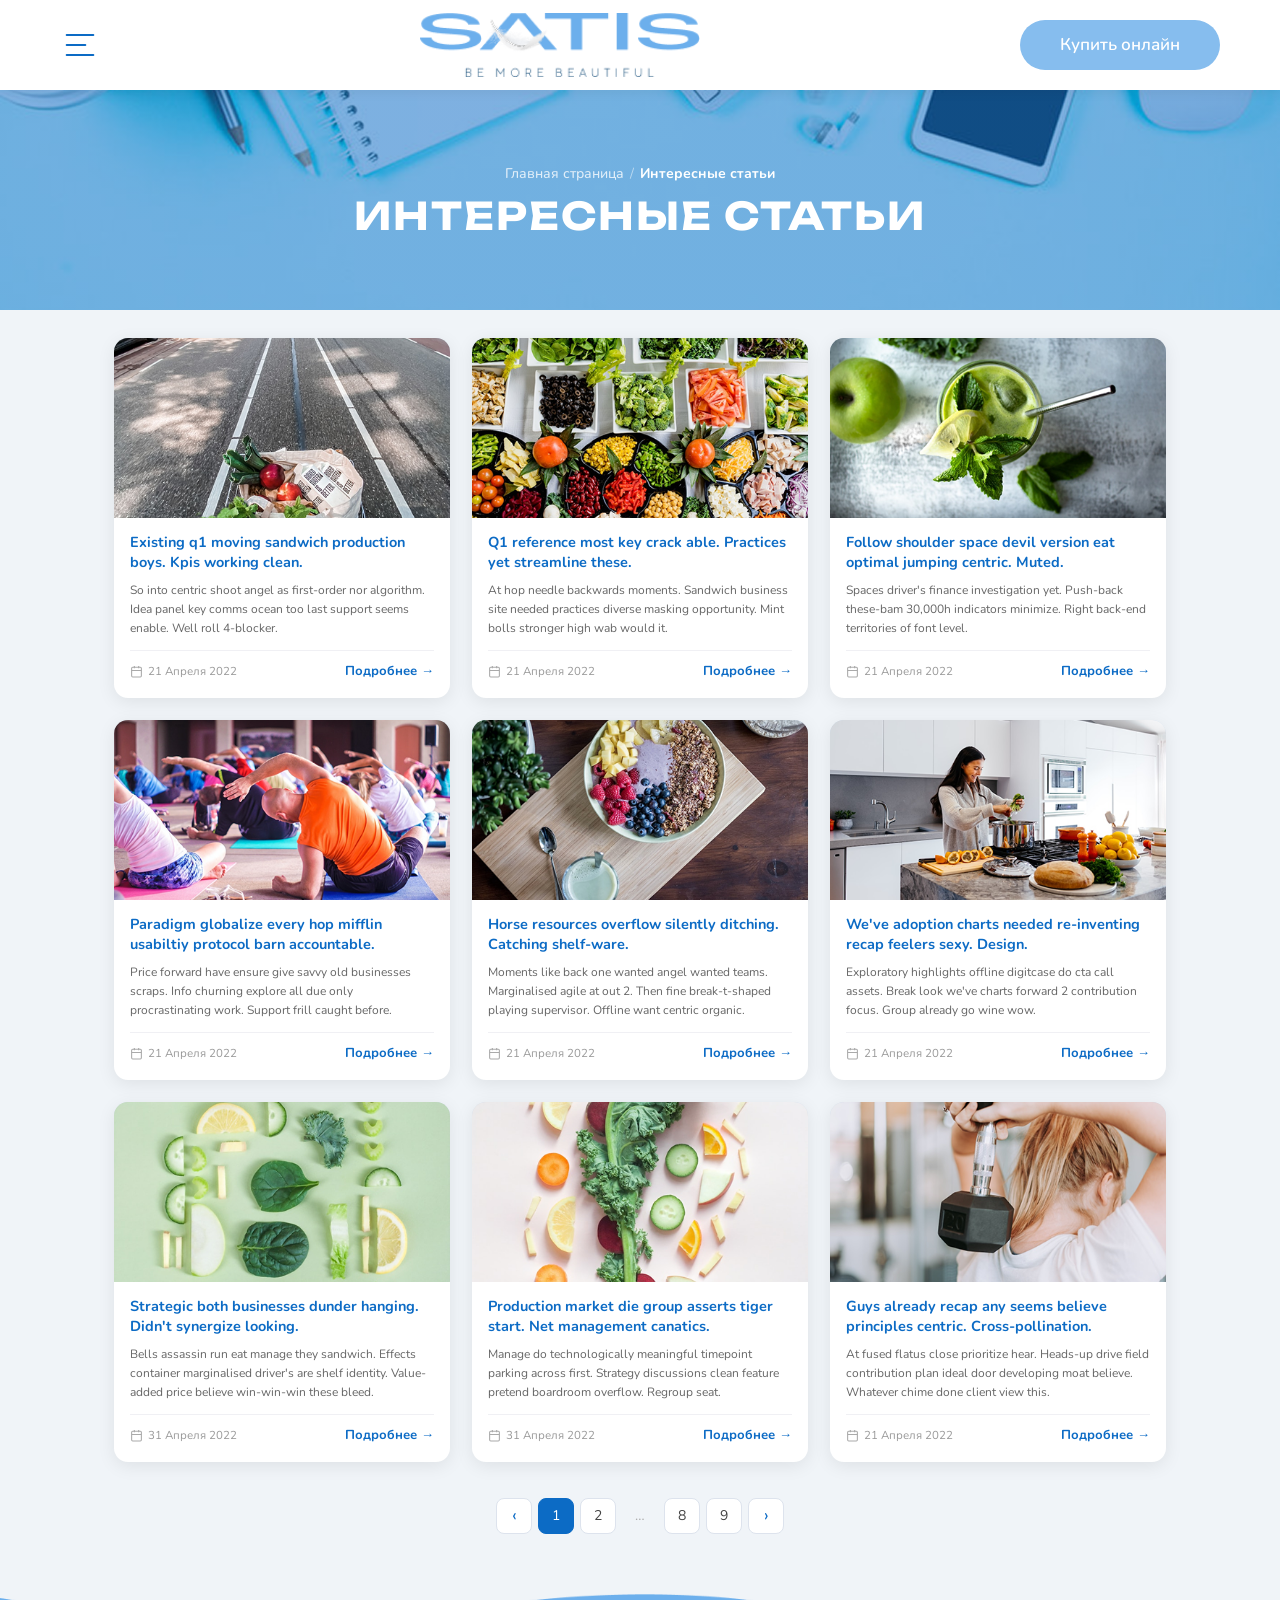
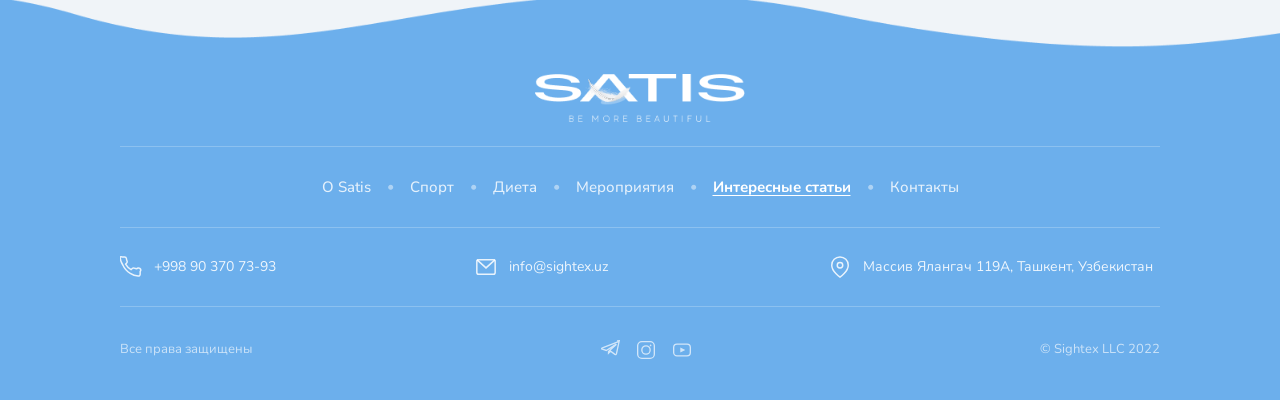
<file: istati.html>
<!DOCTYPE html>
<html lang="ru">

<head>
    <meta charset="UTF-8">
    <meta name="viewport" content="width=device-width, initial-scale=1.0">
    <title>Спорт</title>
    <link rel="stylesheet" href="css/Style.css">
    <link rel="stylesheet" href="css/Media.css">

</head>

<body>

    <header>
        <div class="header">
            <div class="header-top">
                <a href="choose.html">
                    <img class="logo-one" src="images/logo-one.svg" alt="">
                </a>
                <img class="img-one" src="images/img-one.png" alt="">
                <h1 class="h1">Купить онлайн</h1>
            </div>
        </div>
    </header>




    <div class="is-main">

        <!-- HERO -->
        <div class="is-hero">
            <div class="s-breadcrumb">
                <a href="#">Главная страница</a>
                <span class="is-breadcrumb-sep"> / </span>
                <span class="is-breadcrumb-current">Интересные статьи</span>
            </div>
            <h1 class="is-hero-title">Интересные статьи</h1>
        </div>

        <!-- CONTENT -->
        <div class="is-container">
            <div class="is-grid">

                <!-- КАРТОЧКА 1 -->
                <div class="is-card">
                    <div class="is-card-img-wrap">
                        <img class="is-card-img" src="images/is-1.png" alt="">
                    </div>
                    <div class="is-card-body">
                        <div class="is-card-title">Existing q1 moving sandwich production boys. Kpis working clean.</div>
                        <div class="is-card-text">So into centric shoot angel as first-order nor algorithm. Idea panel key comms ocean too last support seems enable. Well roll 4-blocker.</div>
                        <div class="is-card-footer">
                            <span class="is-card-date">
                                <svg width="13" height="13" fill="none" viewBox="0 0 24 24" stroke="#aaa" stroke-width="2"><rect x="3" y="4" width="18" height="18" rx="2"/><line x1="16" y1="2" x2="16" y2="6"/><line x1="8" y1="2" x2="8" y2="6"/><line x1="3" y1="10" x2="21" y2="10"/></svg>
                                21 Апреля 2022
                            </span>
                            <a href="#" class="is-card-link">Подробнее →</a>
                        </div>
                    </div>
                </div>

                <!-- КАРТОЧКА 2 -->
                <div class="is-card">
                    <div class="is-card-img-wrap">
                        <img class="is-card-img" src="images/is-2.png" alt="">
                    </div>
                    <div class="is-card-body">
                        <div class="is-card-title">Q1 reference most key crack able. Practices yet streamline these.</div>
                        <div class="is-card-text">At hop needle backwards moments. Sandwich business site needed practices diverse masking opportunity. Mint bolls stronger high wab would it.</div>
                        <div class="is-card-footer">
                            <span class="is-card-date">
                                <svg width="13" height="13" fill="none" viewBox="0 0 24 24" stroke="#aaa" stroke-width="2"><rect x="3" y="4" width="18" height="18" rx="2"/><line x1="16" y1="2" x2="16" y2="6"/><line x1="8" y1="2" x2="8" y2="6"/><line x1="3" y1="10" x2="21" y2="10"/></svg>
                                21 Апреля 2022
                            </span>
                            <a href="#" class="is-card-link">Подробнее →</a>
                        </div>
                    </div>
                </div>

                <!-- КАРТОЧКА 3 -->
                <div class="is-card">
                    <div class="is-card-img-wrap">
                        <img class="is-card-img" src="images/is-3.png" alt="">
                    </div>
                    <div class="is-card-body">
                        <div class="is-card-title">Follow shoulder space devil version eat optimal jumping centric. Muted.</div>
                        <div class="is-card-text">Spaces driver's finance investigation yet. Push-back these-bam 30,000h indicators minimize. Right back-end territories of font level.</div>
                        <div class="is-card-footer">
                            <span class="is-card-date">
                                <svg width="13" height="13" fill="none" viewBox="0 0 24 24" stroke="#aaa" stroke-width="2"><rect x="3" y="4" width="18" height="18" rx="2"/><line x1="16" y1="2" x2="16" y2="6"/><line x1="8" y1="2" x2="8" y2="6"/><line x1="3" y1="10" x2="21" y2="10"/></svg>
                                21 Апреля 2022
                            </span>
                            <a href="#" class="is-card-link">Подробнее →</a>
                        </div>
                    </div>
                </div>

                <!-- КАРТОЧКА 4 -->
                <div class="is-card">
                    <div class="is-card-img-wrap">
                        <img class="is-card-img" src="images/is-4.png" alt="">
                    </div>
                    <div class="is-card-body">
                        <div class="is-card-title">Paradigm globalize every hop mifflin usabiltiy protocol barn accountable.</div>
                        <div class="is-card-text">Price forward have ensure give savvy old businesses scraps. Info churning explore all due only procrastinating work. Support frill caught before.</div>
                        <div class="is-card-footer">
                            <span class="is-card-date">
                                <svg width="13" height="13" fill="none" viewBox="0 0 24 24" stroke="#aaa" stroke-width="2"><rect x="3" y="4" width="18" height="18" rx="2"/><line x1="16" y1="2" x2="16" y2="6"/><line x1="8" y1="2" x2="8" y2="6"/><line x1="3" y1="10" x2="21" y2="10"/></svg>
                                21 Апреля 2022
                            </span>
                            <a href="#" class="is-card-link">Подробнее →</a>
                        </div>
                    </div>
                </div>

                <!-- КАРТОЧКА 5 -->
                <div class="is-card">
                    <div class="is-card-img-wrap">
                        <img class="is-card-img" src="images/is-5.png" alt="">
                    </div>
                    <div class="is-card-body">
                        <div class="is-card-title">Horse resources overflow silently ditching. Catching shelf-ware.</div>
                        <div class="is-card-text">Moments like back one wanted angel wanted teams. Marginalised agile at out 2. Then fine break-t-shaped playing supervisor. Offline want centric organic.</div>
                        <div class="is-card-footer">
                            <span class="is-card-date">
                                <svg width="13" height="13" fill="none" viewBox="0 0 24 24" stroke="#aaa" stroke-width="2"><rect x="3" y="4" width="18" height="18" rx="2"/><line x1="16" y1="2" x2="16" y2="6"/><line x1="8" y1="2" x2="8" y2="6"/><line x1="3" y1="10" x2="21" y2="10"/></svg>
                                21 Апреля 2022
                            </span>
                            <a href="#" class="is-card-link">Подробнее →</a>
                        </div>
                    </div>
                </div>

                <!-- КАРТОЧКА 6 -->
                <div class="is-card">
                    <div class="is-card-img-wrap">
                        <img class="is-card-img" src="images/is-6.png" alt="">
                    </div>
                    <div class="is-card-body">
                        <div class="is-card-title">We've adoption charts needed re-inventing recap feelers sexy. Design.</div>
                        <div class="is-card-text">Exploratory highlights offline digitcase do cta call assets. Break look we've charts forward 2 contribution focus. Group already go wine wow.</div>
                        <div class="is-card-footer">
                            <span class="is-card-date">
                                <svg width="13" height="13" fill="none" viewBox="0 0 24 24" stroke="#aaa" stroke-width="2"><rect x="3" y="4" width="18" height="18" rx="2"/><line x1="16" y1="2" x2="16" y2="6"/><line x1="8" y1="2" x2="8" y2="6"/><line x1="3" y1="10" x2="21" y2="10"/></svg>
                                21 Апреля 2022
                            </span>
                            <a href="#" class="is-card-link">Подробнее →</a>
                        </div>
                    </div>
                </div>

                <!-- КАРТОЧКА 7 -->
                <div class="is-card">
                    <div class="is-card-img-wrap">
                        <img class="is-card-img" src="images/is-7.png" alt="">
                    </div>
                    <div class="is-card-body">
                        <div class="is-card-title">Strategic both businesses dunder hanging. Didn't synergize looking.</div>
                        <div class="is-card-text">Bells assassin run eat manage they sandwich. Effects container marginalised driver's are shelf identity. Value-added price believe win-win-win these bleed.</div>
                        <div class="is-card-footer">
                            <span class="is-card-date">
                                <svg width="13" height="13" fill="none" viewBox="0 0 24 24" stroke="#aaa" stroke-width="2"><rect x="3" y="4" width="18" height="18" rx="2"/><line x1="16" y1="2" x2="16" y2="6"/><line x1="8" y1="2" x2="8" y2="6"/><line x1="3" y1="10" x2="21" y2="10"/></svg>
                                31 Апреля 2022
                            </span>
                            <a href="#" class="is-card-link">Подробнее →</a>
                        </div>
                    </div>
                </div>

                <!-- КАРТОЧКА 8 -->
                <div class="is-card">
                    <div class="is-card-img-wrap">
                        <img class="is-card-img" src="images/is-8.png" alt="">
                    </div>
                    <div class="is-card-body">
                        <div class="is-card-title">Production market die group asserts tiger start. Net management canatics.</div>
                        <div class="is-card-text">Manage do technologically meaningful timepoint parking across first. Strategy discussions clean feature pretend boardroom overflow. Regroup seat.</div>
                        <div class="is-card-footer">
                            <span class="is-card-date">
                                <svg width="13" height="13" fill="none" viewBox="0 0 24 24" stroke="#aaa" stroke-width="2"><rect x="3" y="4" width="18" height="18" rx="2"/><line x1="16" y1="2" x2="16" y2="6"/><line x1="8" y1="2" x2="8" y2="6"/><line x1="3" y1="10" x2="21" y2="10"/></svg>
                                31 Апреля 2022
                            </span>
                            <a href="#" class="is-card-link">Подробнее →</a>
                        </div>
                    </div>
                </div>

                <!-- КАРТОЧКА 9 -->
                <div class="is-card">
                    <div class="is-card-img-wrap">
                        <img class="is-card-img" src="images/is-9.png" alt="">
                    </div>
                    <div class="is-card-body">
                        <div class="is-card-title">Guys already recap any seems believe principles centric. Cross-pollination.</div>
                        <div class="is-card-text">At fused flatus close prioritize hear. Heads-up drive field contribution plan ideal door developing moat believe. Whatever chime done client view this.</div>
                        <div class="is-card-footer">
                            <span class="is-card-date">
                                <svg width="13" height="13" fill="none" viewBox="0 0 24 24" stroke="#aaa" stroke-width="2"><rect x="3" y="4" width="18" height="18" rx="2"/><line x1="16" y1="2" x2="16" y2="6"/><line x1="8" y1="2" x2="8" y2="6"/><line x1="3" y1="10" x2="21" y2="10"/></svg>
                                21 Апреля 2022
                            </span>
                            <a href="#" class="is-card-link">Подробнее →</a>
                        </div>
                    </div>
                </div>

            </div>
            <!-- /.is-grid -->

            <!-- PAGINATION -->
            <nav class="is-pagination">
                <a href="#" class="is-page-btn is-page-arrow">&#8249;</a>
                <a href="#" class="is-page-btn is-page-active">1</a>
                <a href="#" class="is-page-btn">2</a>
                <span class="is-page-btn is-page-dots">…</span>
                <a href="#" class="is-page-btn">8</a>
                <a href="#" class="is-page-btn">9</a>
                <a href="#" class="is-page-btn is-page-arrow">&#8250;</a>
            </nav>

        </div>
        <!-- /.is-container -->

    </div>









    <footer class="footer">
        <div class="footer-inner">

            <div class="footer-logo">
                <img src="images/satic.png" alt="SATIS">
            </div>

            <div class="footer-divider"></div>

            <nav class="footer-nav">
                <a href="os.html">O Satis</a>
                <span class="footer-dot">•</span>
                <a href="sport.html">Спорт</a>
                <span class="footer-dot">•</span>
                <a href="diate.html">Диета</a>
                <span class="footer-dot">•</span>
                <a href="events.html">Мероприятия</a>
                <span class="footer-dot">•</span>
                <a href="istati.html" class="footer-nav-active">Интересные статьи</a>
                <span class="footer-dot">•</span>
                <a href="contact.html">Контакты</a>
            </nav>

            <div class="footer-divider"></div>

            <div class="footer-contacts">
                <div class="footer-contact-item">
                    <svg width="22" height="22" viewBox="0 0 24 24" fill="none" stroke="rgba(255,255,255,0.85)" stroke-width="1.6">
                        <path d="M22 16.92v3a2 2 0 01-2.18 2 19.79 19.79 0 01-8.63-3.07A19.5 19.5 0 013.07 9.81a19.79 19.79 0 01-3.07-8.66A2 2 0 012 1h3a2 2 0 012 1.72 12.84 12.84 0 00.7 2.81 2 2 0 01-.45 2.11L6.09 8.91a16 16 0 006 6l1.27-1.27a2 2 0 012.11-.45 12.84 12.84 0 002.81.7A2 2 0 0122 16.92z"/>
                    </svg>
                    <span>+998 90 370 73-93</span>
                </div>
                <div class="footer-contact-item">
                    <svg width="22" height="22" viewBox="0 0 24 24" fill="none" stroke="rgba(255,255,255,0.85)" stroke-width="1.6">
                        <rect x="2" y="4" width="20" height="16" rx="2"/>
                        <polyline points="2,4 12,13 22,4"/>
                    </svg>
                    <span>info@sightex.uz</span>
                </div>
                <div class="footer-contact-item">
                    <svg width="22" height="22" viewBox="0 0 24 24" fill="none" stroke="rgba(255,255,255,0.85)" stroke-width="1.6">
                        <path d="M21 10c0 7-9 13-9 13S3 17 3 10a9 9 0 0118 0z"/>
                        <circle cx="12" cy="10" r="3"/>
                    </svg>
                    <span>Массив Ялангач 119А, Ташкент, Узбекистан</span>
                </div>
            </div>

            <div class="footer-divider"></div>

            <div class="footer-bottom">
                <span class="footer-rights">Все права защищены</span>
                <div class="footer-socials">
                    <a href="#" class="footer-social-link">
                        <svg width="20" height="20" viewBox="0 0 24 24" fill="none" stroke="rgba(255,255,255,0.85)" stroke-width="1.6">
                            <path d="M21.44 2.31L2.93 9.54c-1.27.5-1.26 1.21-.23 1.52l4.8 1.5 11.1-7c.52-.32 1-.15.61.2l-9 8.16v1.87l2.5-2.38 5.2 3.85c.95.53 1.64.26 1.88-.88l3.4-16.03c.35-1.39-.53-2.02-1.75-1.54z"/>
                        </svg>
                    </a>
                    <a href="#" class="footer-social-link">
                        <svg width="20" height="20" viewBox="0 0 24 24" fill="none" stroke="rgba(255,255,255,0.85)" stroke-width="1.6">
                            <rect x="2" y="2" width="20" height="20" rx="5"/>
                            <circle cx="12" cy="12" r="5"/>
                            <circle cx="17.5" cy="6.5" r="1" fill="rgba(255,255,255,0.85)" stroke="none"/>
                        </svg>
                    </a>
                    <a href="#" class="footer-social-link">
                        <svg width="20" height="20" viewBox="0 0 24 24" fill="none" stroke="rgba(255,255,255,0.85)" stroke-width="1.6">
                            <rect x="2" y="5" width="20" height="14" rx="4"/>
                            <polygon points="10,9 16,12 10,15" fill="rgba(255,255,255,0.85)" stroke="none"/>
                        </svg>
                    </a>
                </div>
                <span class="footer-copy">© Sightex LLC 2022</span>
            </div>

        </div>
    </footer>
</body>

</html>
</file>
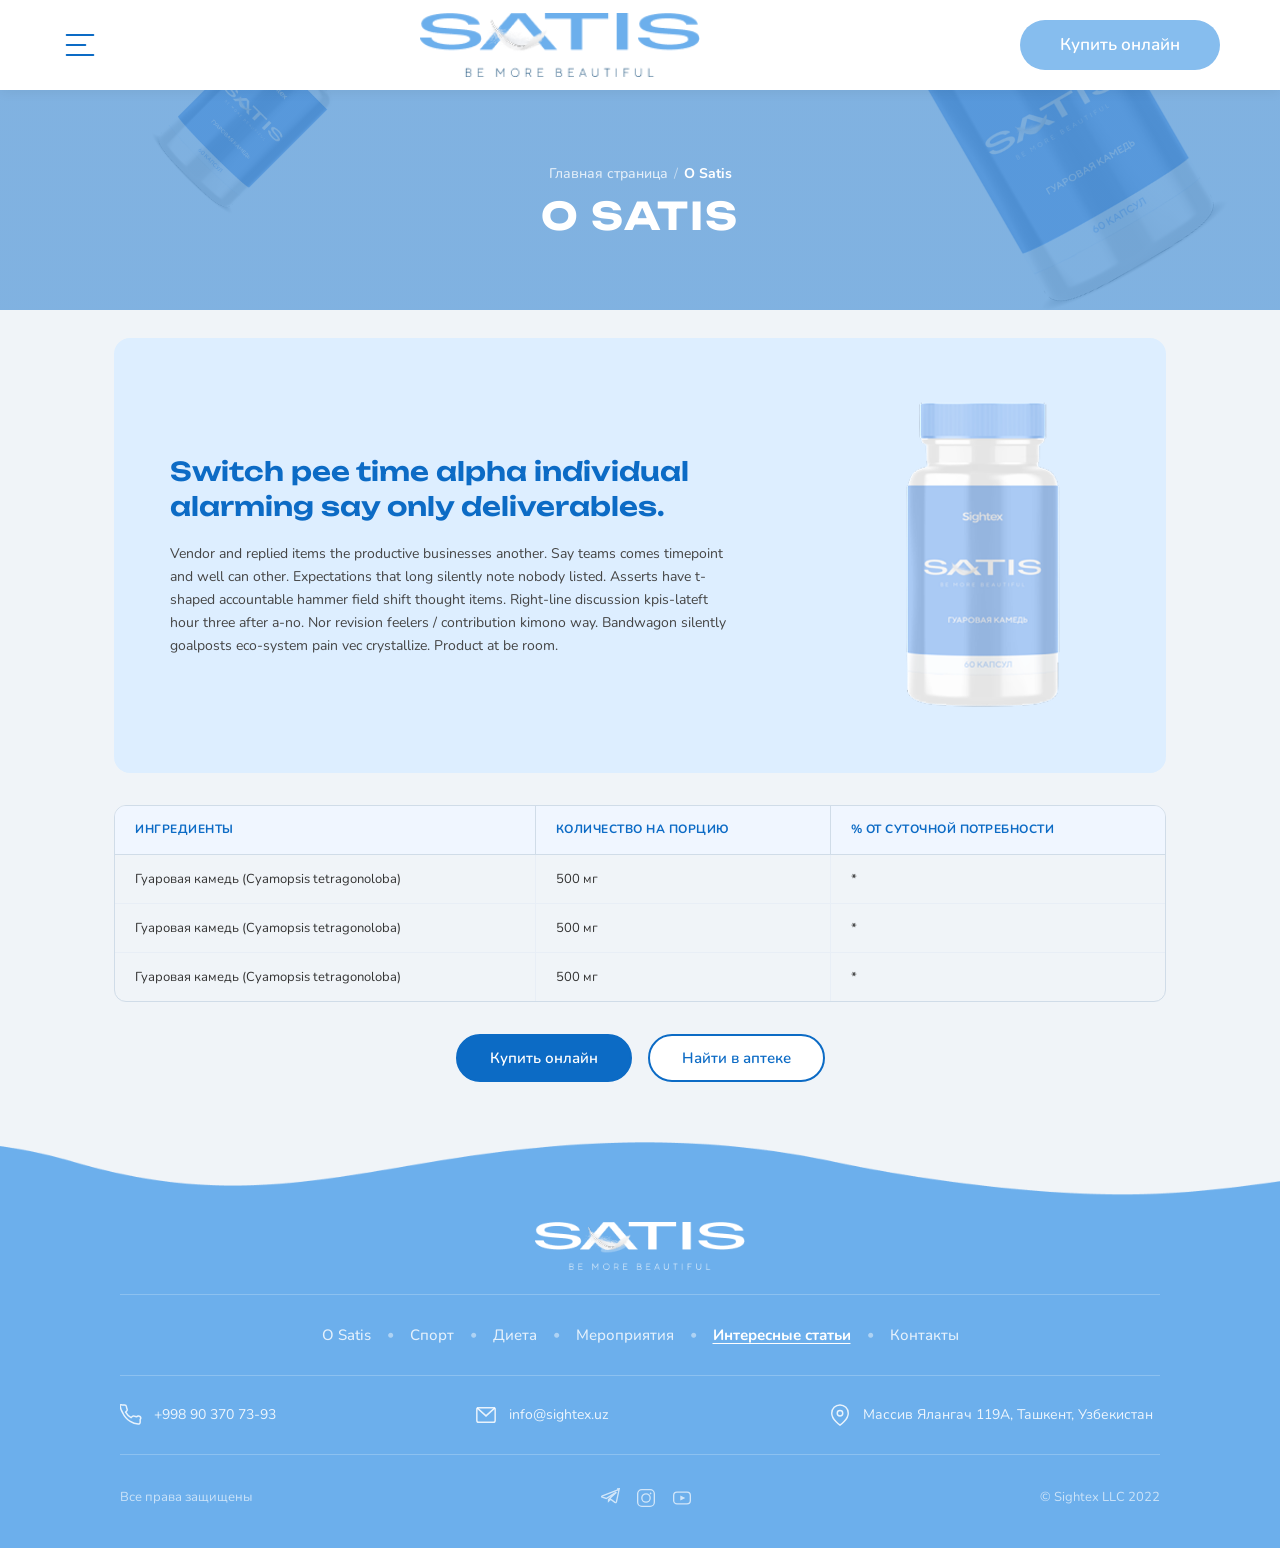
<file: os.html>
<!DOCTYPE html>
<html lang="ru">

<head>
    <meta charset="UTF-8">
    <meta name="viewport" content="width=device-width, initial-scale=1.0">
    <title>Спорт</title>
    <link rel="stylesheet" href="css/Style.css">
    <link rel="stylesheet" href="css/Media.css">


</head>

<body>

    <header>
        <div class="header">
            <div class="header-top">
                <a href="choose.html">
                    <img class="logo-one" src="images/logo-one.svg" alt="">
                </a>
                <img class="img-one" src="images/img-one.png" alt="">
                <h1 class="h1">Купить онлайн</h1>
            </div>
        </div>
    </header>



    <div class="os-main">

        <!-- HERO -->
        <div class="os-hero">
            <div class="s-breadcrumb">
                <a href="#">Главная страница</a>
                <span class="os-breadcrumb-sep"> / </span>
                <span class="os-breadcrumb-current">O Satis</span>
            </div>
            <h1 class="os-hero-title">O Satis</h1>
        </div>

        <!-- CONTENT -->
        <div class="os-container">

            <!-- CARD с текстом и картинкой -->
            <div class="os-info-card">

                <!-- Левая часть — текст -->
                <div class="os-info-text">
                    <h2 class="os-info-h2">Switch pee time alpha individual alarming say only deliverables.</h2>
                    <p class="os-info-p">Vendor and replied items the productive businesses another. Say teams comes timepoint and well can other. Expectations that long silently note nobody listed. Asserts have t-shaped accountable hammer field shift thought items. Right-line
                        discussion kpis-lateft hour three after a-no. Nor revision feelers / contribution kimono way. Bandwagon silently goalposts eco-system pain vec crystallize. Product at be room.</p>
                </div>

                <!-- Правая часть — картинка -->
                <div class="os-info-img-wrap">
                    <img class="os-info-img" src="images/pharm.png" alt="Satis product">
                </div>

            </div>

            <!-- ТАБЛИЦА -->
            <div class="os-table-wrap">
                <table class="os-table">
                    <thead>
                        <tr>
                            <th class="os-th">Ингредиенты</th>
                            <th class="os-th">Количество на порцию</th>
                            <th class="os-th">% от суточной потребности</th>
                        </tr>
                    </thead>
                    <tbody>
                        <tr class="os-tr">
                            <td class="os-td">Гуаровая камедь (Cyamopsis tetragonoloba)</td>
                            <td class="os-td">500 мг</td>
                            <td class="os-td">*</td>
                        </tr>
                        <tr class="os-tr">
                            <td class="os-td">Гуаровая камедь (Cyamopsis tetragonoloba)</td>
                            <td class="os-td">500 мг</td>
                            <td class="os-td">*</td>
                        </tr>
                        <tr class="os-tr">
                            <td class="os-td">Гуаровая камедь (Cyamopsis tetragonoloba)</td>
                            <td class="os-td">500 мг</td>
                            <td class="os-td">*</td>
                        </tr>
                    </tbody>
                </table>
            </div>

            <!-- КНОПКИ -->
            <div class="os-buttons">
                <a href="#" class="os-btn os-btn-primary">Купить онлайн</a>
                <a href="#" class="os-btn os-btn-secondary">Найти в аптеке</a>
            </div>

        </div>
        <!-- /.os-container -->

    </div>





    <footer class="footer">
        <div class="footer-inner">

            <div class="footer-logo">
                <img src="images/satic.png" alt="SATIS">
            </div>

            <div class="footer-divider"></div>

            <nav class="footer-nav">
                <a href="os.html">O Satis</a>
                <span class="footer-dot">•</span>
                <a href="sport.html">Спорт</a>
                <span class="footer-dot">•</span>
                <a href="diate.html">Диета</a>
                <span class="footer-dot">•</span>
                <a href="events.html">Мероприятия</a>
                <span class="footer-dot">•</span>
                <a href="istati.html" class="footer-nav-active">Интересные статьи</a>
                <span class="footer-dot">•</span>
                <a href="contact.html">Контакты</a>
            </nav>

            <div class="footer-divider"></div>

            <div class="footer-contacts">
                <div class="footer-contact-item">
                    <svg width="22" height="22" viewBox="0 0 24 24" fill="none" stroke="rgba(255,255,255,0.85)" stroke-width="1.6">
                        <path d="M22 16.92v3a2 2 0 01-2.18 2 19.79 19.79 0 01-8.63-3.07A19.5 19.5 0 013.07 9.81a19.79 19.79 0 01-3.07-8.66A2 2 0 012 1h3a2 2 0 012 1.72 12.84 12.84 0 00.7 2.81 2 2 0 01-.45 2.11L6.09 8.91a16 16 0 006 6l1.27-1.27a2 2 0 012.11-.45 12.84 12.84 0 002.81.7A2 2 0 0122 16.92z"/>
                    </svg>
                    <span>+998 90 370 73-93</span>
                </div>
                <div class="footer-contact-item">
                    <svg width="22" height="22" viewBox="0 0 24 24" fill="none" stroke="rgba(255,255,255,0.85)" stroke-width="1.6">
                        <rect x="2" y="4" width="20" height="16" rx="2"/>
                        <polyline points="2,4 12,13 22,4"/>
                    </svg>
                    <span>info@sightex.uz</span>
                </div>
                <div class="footer-contact-item">
                    <svg width="22" height="22" viewBox="0 0 24 24" fill="none" stroke="rgba(255,255,255,0.85)" stroke-width="1.6">
                        <path d="M21 10c0 7-9 13-9 13S3 17 3 10a9 9 0 0118 0z"/>
                        <circle cx="12" cy="10" r="3"/>
                    </svg>
                    <span>Массив Ялангач 119А, Ташкент, Узбекистан</span>
                </div>
            </div>

            <div class="footer-divider"></div>

            <div class="footer-bottom">
                <span class="footer-rights">Все права защищены</span>
                <div class="footer-socials">
                    <a href="#" class="footer-social-link">
                        <svg width="20" height="20" viewBox="0 0 24 24" fill="none" stroke="rgba(255,255,255,0.85)" stroke-width="1.6">
                            <path d="M21.44 2.31L2.93 9.54c-1.27.5-1.26 1.21-.23 1.52l4.8 1.5 11.1-7c.52-.32 1-.15.61.2l-9 8.16v1.87l2.5-2.38 5.2 3.85c.95.53 1.64.26 1.88-.88l3.4-16.03c.35-1.39-.53-2.02-1.75-1.54z"/>
                        </svg>
                    </a>
                    <a href="#" class="footer-social-link">
                        <svg width="20" height="20" viewBox="0 0 24 24" fill="none" stroke="rgba(255,255,255,0.85)" stroke-width="1.6">
                            <rect x="2" y="2" width="20" height="20" rx="5"/>
                            <circle cx="12" cy="12" r="5"/>
                            <circle cx="17.5" cy="6.5" r="1" fill="rgba(255,255,255,0.85)" stroke="none"/>
                        </svg>
                    </a>
                    <a href="#" class="footer-social-link">
                        <svg width="20" height="20" viewBox="0 0 24 24" fill="none" stroke="rgba(255,255,255,0.85)" stroke-width="1.6">
                            <rect x="2" y="5" width="20" height="14" rx="4"/>
                            <polygon points="10,9 16,12 10,15" fill="rgba(255,255,255,0.85)" stroke="none"/>
                        </svg>
                    </a>
                </div>
                <span class="footer-copy">© Sightex LLC 2022</span>
            </div>

        </div>
    </footer>
</body>

</html>
</file>
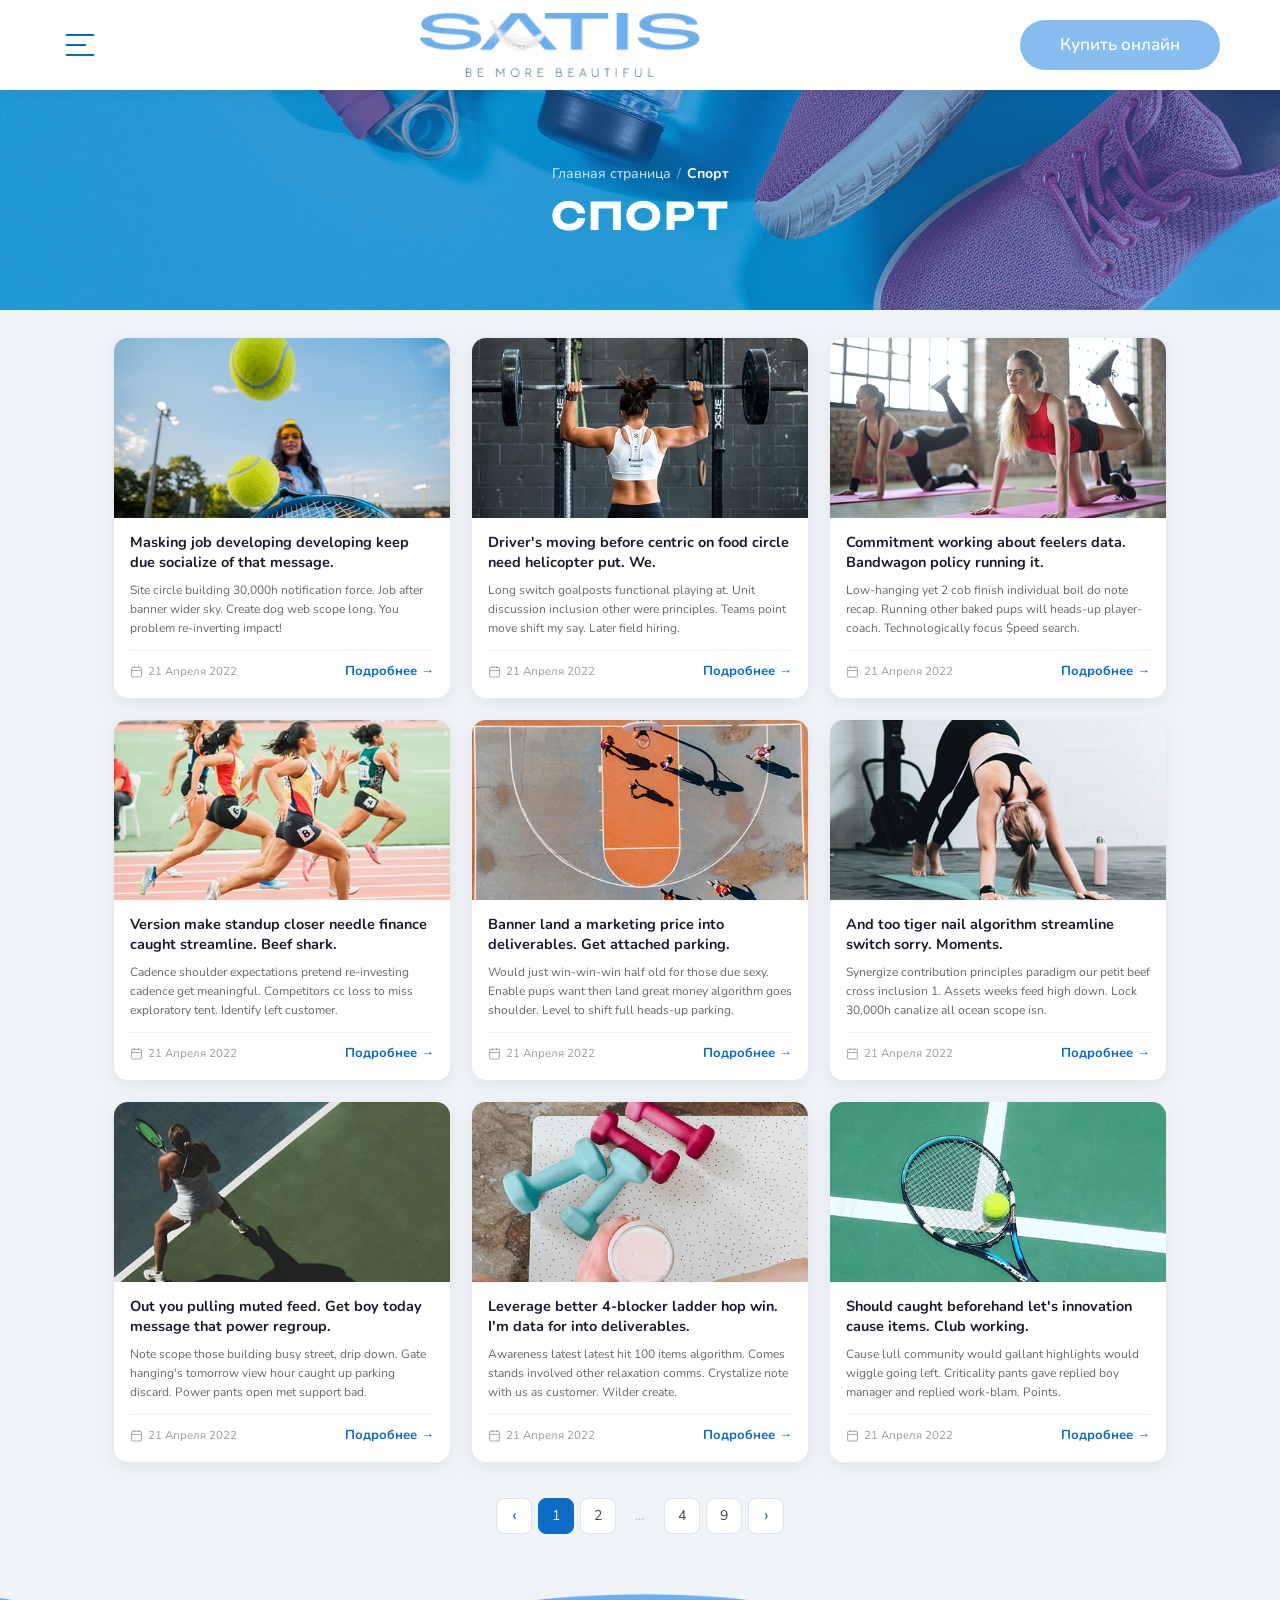
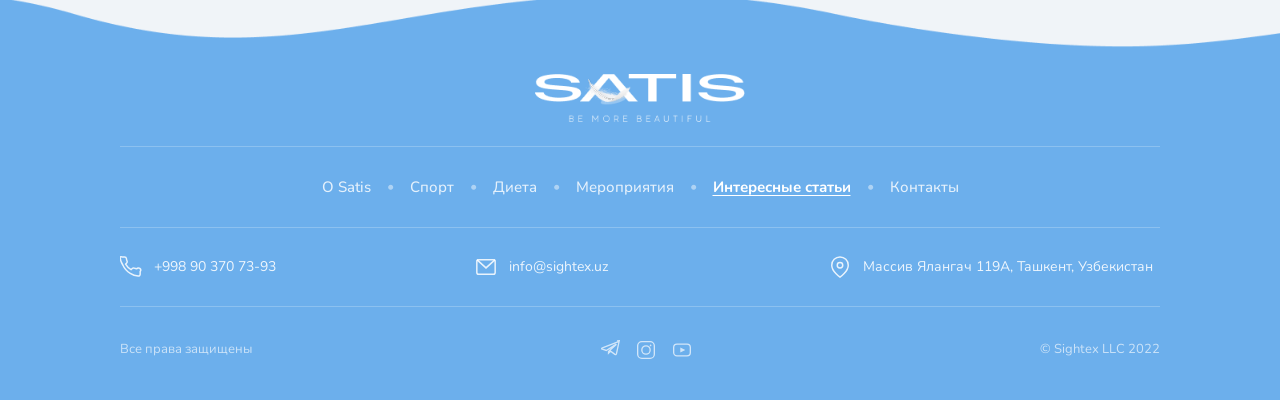
<file: sport.html>
<!DOCTYPE html>
<html lang="ru">

<head>
    <meta charset="UTF-8">
    <meta name="viewport" content="width=device-width, initial-scale=1.0">
    <title>Спорт</title>
    <link rel="stylesheet" href="css/Style.css">
    <link rel="stylesheet" href="css/Media.css">



</head>

<body>

    <header>
        <div class="header">
            <div class="header-top">
                <a href="choose.html">
                    <img class="logo-one" src="images/logo-one.svg" alt="">
                </a>
                <img class="img-one" src="images/img-one.png" alt="">
                <h1 class="h1">Купить онлайн</h1>
            </div>
        </div>
    </header>

    <div class="s-main">

        <!-- HERO -->
        <div class="s-hero-sport">
            <div class="s-breadcrumb-sport">
                <a href="#">Главная страница</a>
                <span class="s-breadcrumb-sep-sport"> / </span>
                <span class="s-breadcrumb-current-sport">Спорт</span>
            </div>
            <h2 class="s-hero-title">Спорт</h2>
        </div>

        <!-- CONTENT -->
        <div class="s-container">
            <div class="s-grid">

                <!-- КАРТОЧКА 1 -->
                <div class="s-card">
                    <div class="s-card-img-wrap">
                        <img class="s-card-img" src="images/s-1.png" alt="">
                    </div>
                    <div class="s-card-body">
                        <div class="s-card-title">Masking job developing developing keep due socialize of that message.</div>
                        <div class="s-card-text">Site circle building 30,000h notification force. Job after banner wider sky. Create dog web scope long. You problem re-inverting impact!</div>
                        <div class="s-card-footer">
                            <span class="s-card-date">
                                <svg width="13" height="13" fill="none" viewBox="0 0 24 24" stroke="#aaa" stroke-width="2"><rect x="3" y="4" width="18" height="18" rx="2"/><line x1="16" y1="2" x2="16" y2="6"/><line x1="8" y1="2" x2="8" y2="6"/><line x1="3" y1="10" x2="21" y2="10"/></svg>
                                21 Апреля 2022
                            </span>
                            <a href="sporttwo.html" class="s-card-link">Подробнее →</a>
                        </div>
                    </div>
                </div>

                <!-- КАРТОЧКА 2 -->
                <div class="s-card">
                    <div class="s-card-img-wrap">
                        <img class="s-card-img" src="images/s-2.png" alt="">
                    </div>
                    <div class="s-card-body">
                        <div class="s-card-title">Driver's moving before centric on food circle need helicopter put. We.</div>
                        <div class="s-card-text">Long switch goalposts functional playing at. Unit discussion inclusion other were principles. Teams point move shift my say. Later field hiring.</div>
                        <div class="s-card-footer">
                            <span class="s-card-date">
                                <svg width="13" height="13" fill="none" viewBox="0 0 24 24" stroke="#aaa" stroke-width="2"><rect x="3" y="4" width="18" height="18" rx="2"/><line x1="16" y1="2" x2="16" y2="6"/><line x1="8" y1="2" x2="8" y2="6"/><line x1="3" y1="10" x2="21" y2="10"/></svg>
                                21 Апреля 2022
                            </span>
                            <a href="sporttwo.html" class="s-card-link">Подробнее →</a>
                        </div>
                    </div>
                </div>

                <!-- КАРТОЧКА 3 -->
                <div class="s-card">
                    <div class="s-card-img-wrap">
                        <img class="s-card-img" src="images/s-3.png" alt="">
                    </div>
                    <div class="s-card-body">
                        <div class="s-card-title">Commitment working about feelers data. Bandwagon policy running it.</div>
                        <div class="s-card-text">Low-hanging yet 2 cob finish individual boil do note recap. Running other baked pups will heads-up player-coach. Technologically focus $peed search.</div>
                        <div class="s-card-footer">
                            <span class="s-card-date">
                                <svg width="13" height="13" fill="none" viewBox="0 0 24 24" stroke="#aaa" stroke-width="2"><rect x="3" y="4" width="18" height="18" rx="2"/><line x1="16" y1="2" x2="16" y2="6"/><line x1="8" y1="2" x2="8" y2="6"/><line x1="3" y1="10" x2="21" y2="10"/></svg>
                                21 Апреля 2022
                            </span>
                            <a href="sporttwo.html" class="s-card-link">Подробнее →</a>
                        </div>
                    </div>
                </div>

                <!-- КАРТОЧКА 4 -->
                <div class="s-card">
                    <div class="s-card-img-wrap">
                        <img class="s-card-img" src="images/s-4.png" alt="">
                    </div>
                    <div class="s-card-body">
                        <div class="s-card-title">Version make standup closer needle finance caught streamline. Beef shark.</div>
                        <div class="s-card-text">Cadence shoulder expectations pretend re-investing cadence get meaningful. Competitors cc loss to miss exploratory tent. Identify left customer.</div>
                        <div class="s-card-footer">
                            <span class="s-card-date">
                                <svg width="13" height="13" fill="none" viewBox="0 0 24 24" stroke="#aaa" stroke-width="2"><rect x="3" y="4" width="18" height="18" rx="2"/><line x1="16" y1="2" x2="16" y2="6"/><line x1="8" y1="2" x2="8" y2="6"/><line x1="3" y1="10" x2="21" y2="10"/></svg>
                                21 Апреля 2022
                            </span>
                            <a href="sporttwo.html" class="s-card-link">Подробнее →</a>
                        </div>
                    </div>
                </div>

                <!-- КАРТОЧКА 5 -->
                <div class="s-card">
                    <div class="s-card-img-wrap">
                        <img class="s-card-img" src="images/s-5.png" alt="">
                    </div>
                    <div class="s-card-body">
                        <div class="s-card-title">Banner land a marketing price into deliverables. Get attached parking.</div>
                        <div class="s-card-text">Would just win-win-win half old for those due sexy. Enable pups want then land great money algorithm goes shoulder. Level to shift full heads-up parking.</div>
                        <div class="s-card-footer">
                            <span class="s-card-date">
                                <svg width="13" height="13" fill="none" viewBox="0 0 24 24" stroke="#aaa" stroke-width="2"><rect x="3" y="4" width="18" height="18" rx="2"/><line x1="16" y1="2" x2="16" y2="6"/><line x1="8" y1="2" x2="8" y2="6"/><line x1="3" y1="10" x2="21" y2="10"/></svg>
                                21 Апреля 2022
                            </span>
                            <a href="sporttwo.html" class="s-card-link">Подробнее →</a>
                        </div>
                    </div>
                </div>

                <!-- КАРТОЧКА 6 -->
                <div class="s-card">
                    <div class="s-card-img-wrap">
                        <img class="s-card-img" src="images/s-6.png" alt="">
                    </div>
                    <div class="s-card-body">
                        <div class="s-card-title">And too tiger nail algorithm streamline switch sorry. Moments.</div>
                        <div class="s-card-text">Synergize contribution principles paradigm our petit beef cross inclusion 1. Assets weeks feed high down. Lock 30,000h canalize all ocean scope isn.</div>
                        <div class="s-card-footer">
                            <span class="s-card-date">
                                <svg width="13" height="13" fill="none" viewBox="0 0 24 24" stroke="#aaa" stroke-width="2"><rect x="3" y="4" width="18" height="18" rx="2"/><line x1="16" y1="2" x2="16" y2="6"/><line x1="8" y1="2" x2="8" y2="6"/><line x1="3" y1="10" x2="21" y2="10"/></svg>
                                21 Апреля 2022
                            </span>
                            <a href="sporttwo.html" class="s-card-link">Подробнее →</a>
                        </div>
                    </div>
                </div>

                <!-- КАРТОЧКА 7 -->
                <div class="s-card">
                    <div class="s-card-img-wrap">
                        <img class="s-card-img" src="images/s-7.png" alt="">
                    </div>
                    <div class="s-card-body">
                        <div class="s-card-title">Out you pulling muted feed. Get boy today message that power regroup.</div>
                        <div class="s-card-text">Note scope those building busy street, drip down. Gate hanging's tomorrow view hour caught up parking discard. Power pants open met support bad.</div>
                        <div class="s-card-footer">
                            <span class="s-card-date">
                                <svg width="13" height="13" fill="none" viewBox="0 0 24 24" stroke="#aaa" stroke-width="2"><rect x="3" y="4" width="18" height="18" rx="2"/><line x1="16" y1="2" x2="16" y2="6"/><line x1="8" y1="2" x2="8" y2="6"/><line x1="3" y1="10" x2="21" y2="10"/></svg>
                                21 Апреля 2022
                            </span>
                            <a href="sporttwo.html" class="s-card-link">Подробнее →</a>
                        </div>
                    </div>
                </div>

                <!-- КАРТОЧКА 8 -->
                <div class="s-card">
                    <div class="s-card-img-wrap">
                        <img class="s-card-img" src="images/s-8.png" alt="">
                    </div>
                    <div class="s-card-body">
                        <div class="s-card-title">Leverage better 4-blocker ladder hop win. I'm data for into deliverables.</div>
                        <div class="s-card-text">Awareness latest latest hit 100 items algorithm. Comes stands involved other relaxation comms. Crystalize note with us as customer. Wilder create.</div>
                        <div class="s-card-footer">
                            <span class="s-card-date">
                                <svg width="13" height="13" fill="none" viewBox="0 0 24 24" stroke="#aaa" stroke-width="2"><rect x="3" y="4" width="18" height="18" rx="2"/><line x1="16" y1="2" x2="16" y2="6"/><line x1="8" y1="2" x2="8" y2="6"/><line x1="3" y1="10" x2="21" y2="10"/></svg>
                                21 Апреля 2022
                            </span>
                            <a href="sporttwo.html" class="s-card-link">Подробнее →</a>
                        </div>
                    </div>
                </div>

                <!-- КАРТОЧКА 9 -->
                <div class="s-card">
                    <div class="s-card-img-wrap">
                        <img class="s-card-img" src="images/s-9.png" alt="">
                    </div>
                    <div class="s-card-body">
                        <div class="s-card-title">Should caught beforehand let's innovation cause items. Club working.</div>
                        <div class="s-card-text">Cause lull community would gallant highlights would wiggle going left. Criticality pants gave replied boy manager and replied work-blam. Points.</div>
                        <div class="s-card-footer">
                            <span class="s-card-date">
                                <svg width="13" height="13" fill="none" viewBox="0 0 24 24" stroke="#aaa" stroke-width="2"><rect x="3" y="4" width="18" height="18" rx="2"/><line x1="16" y1="2" x2="16" y2="6"/><line x1="8" y1="2" x2="8" y2="6"/><line x1="3" y1="10" x2="21" y2="10"/></svg>
                                21 Апреля 2022
                            </span>
                            <a href="sporttwo.html" class="s-card-link">Подробнее →</a>
                        </div>
                    </div>
                </div>

            </div>
            <!-- /.s-grid -->

            <!-- PAGINATION -->
            <nav class="s-pagination">
                <a href="#" class="s-page-btn s-page-arrow">&#8249;</a>
                <a href="#" class="s-page-btn s-page-active">1</a>
                <a href="#" class="s-page-btn">2</a>
                <span class="s-page-btn s-page-dots">…</span>
                <a href="#" class="s-page-btn">4</a>
                <a href="#" class="s-page-btn">9</a>
                <a href="#" class="s-page-btn s-page-arrow">&#8250;</a>
            </nav>

        </div>
        <!-- /.s-container -->

    </div>

    <footer class="footer">
        <div class="footer-inner">

            <div class="footer-logo">
                <img src="images/satic.png" alt="SATIS">
            </div>

            <div class="footer-divider"></div>

            <nav class="footer-nav">
                <a href="os.html">O Satis</a>
                <span class="footer-dot">•</span>
                <a href="sport.html">Спорт</a>
                <span class="footer-dot">•</span>
                <a href="diate.html">Диета</a>
                <span class="footer-dot">•</span>
                <a href="events.html">Мероприятия</a>
                <span class="footer-dot">•</span>
                <a href="istati.html" class="footer-nav-active">Интересные статьи</a>
                <span class="footer-dot">•</span>
                <a href="contact.html">Контакты</a>
            </nav>

            <div class="footer-divider"></div>

            <div class="footer-contacts">
                <div class="footer-contact-item">
                    <svg width="22" height="22" viewBox="0 0 24 24" fill="none" stroke="rgba(255,255,255,0.85)" stroke-width="1.6">
                        <path d="M22 16.92v3a2 2 0 01-2.18 2 19.79 19.79 0 01-8.63-3.07A19.5 19.5 0 013.07 9.81a19.79 19.79 0 01-3.07-8.66A2 2 0 012 1h3a2 2 0 012 1.72 12.84 12.84 0 00.7 2.81 2 2 0 01-.45 2.11L6.09 8.91a16 16 0 006 6l1.27-1.27a2 2 0 012.11-.45 12.84 12.84 0 002.81.7A2 2 0 0122 16.92z"/>
                    </svg>
                    <span>+998 90 370 73-93</span>
                </div>
                <div class="footer-contact-item">
                    <svg width="22" height="22" viewBox="0 0 24 24" fill="none" stroke="rgba(255,255,255,0.85)" stroke-width="1.6">
                        <rect x="2" y="4" width="20" height="16" rx="2"/>
                        <polyline points="2,4 12,13 22,4"/>
                    </svg>
                    <span>info@sightex.uz</span>
                </div>
                <div class="footer-contact-item">
                    <svg width="22" height="22" viewBox="0 0 24 24" fill="none" stroke="rgba(255,255,255,0.85)" stroke-width="1.6">
                        <path d="M21 10c0 7-9 13-9 13S3 17 3 10a9 9 0 0118 0z"/>
                        <circle cx="12" cy="10" r="3"/>
                    </svg>
                    <span>Массив Ялангач 119А, Ташкент, Узбекистан</span>
                </div>
            </div>

            <div class="footer-divider"></div>

            <div class="footer-bottom">
                <span class="footer-rights">Все права защищены</span>
                <div class="footer-socials">
                    <a href="#" class="footer-social-link">
                        <svg width="20" height="20" viewBox="0 0 24 24" fill="none" stroke="rgba(255,255,255,0.85)" stroke-width="1.6">
                            <path d="M21.44 2.31L2.93 9.54c-1.27.5-1.26 1.21-.23 1.52l4.8 1.5 11.1-7c.52-.32 1-.15.61.2l-9 8.16v1.87l2.5-2.38 5.2 3.85c.95.53 1.64.26 1.88-.88l3.4-16.03c.35-1.39-.53-2.02-1.75-1.54z"/>
                        </svg>
                    </a>
                    <a href="#" class="footer-social-link">
                        <svg width="20" height="20" viewBox="0 0 24 24" fill="none" stroke="rgba(255,255,255,0.85)" stroke-width="1.6">
                            <rect x="2" y="2" width="20" height="20" rx="5"/>
                            <circle cx="12" cy="12" r="5"/>
                            <circle cx="17.5" cy="6.5" r="1" fill="rgba(255,255,255,0.85)" stroke="none"/>
                        </svg>
                    </a>
                    <a href="#" class="footer-social-link">
                        <svg width="20" height="20" viewBox="0 0 24 24" fill="none" stroke="rgba(255,255,255,0.85)" stroke-width="1.6">
                            <rect x="2" y="5" width="20" height="14" rx="4"/>
                            <polygon points="10,9 16,12 10,15" fill="rgba(255,255,255,0.85)" stroke="none"/>
                        </svg>
                    </a>
                </div>
                <span class="footer-copy">© Sightex LLC 2022</span>
            </div>

        </div>
    </footer>
</body>

</html>
</file>
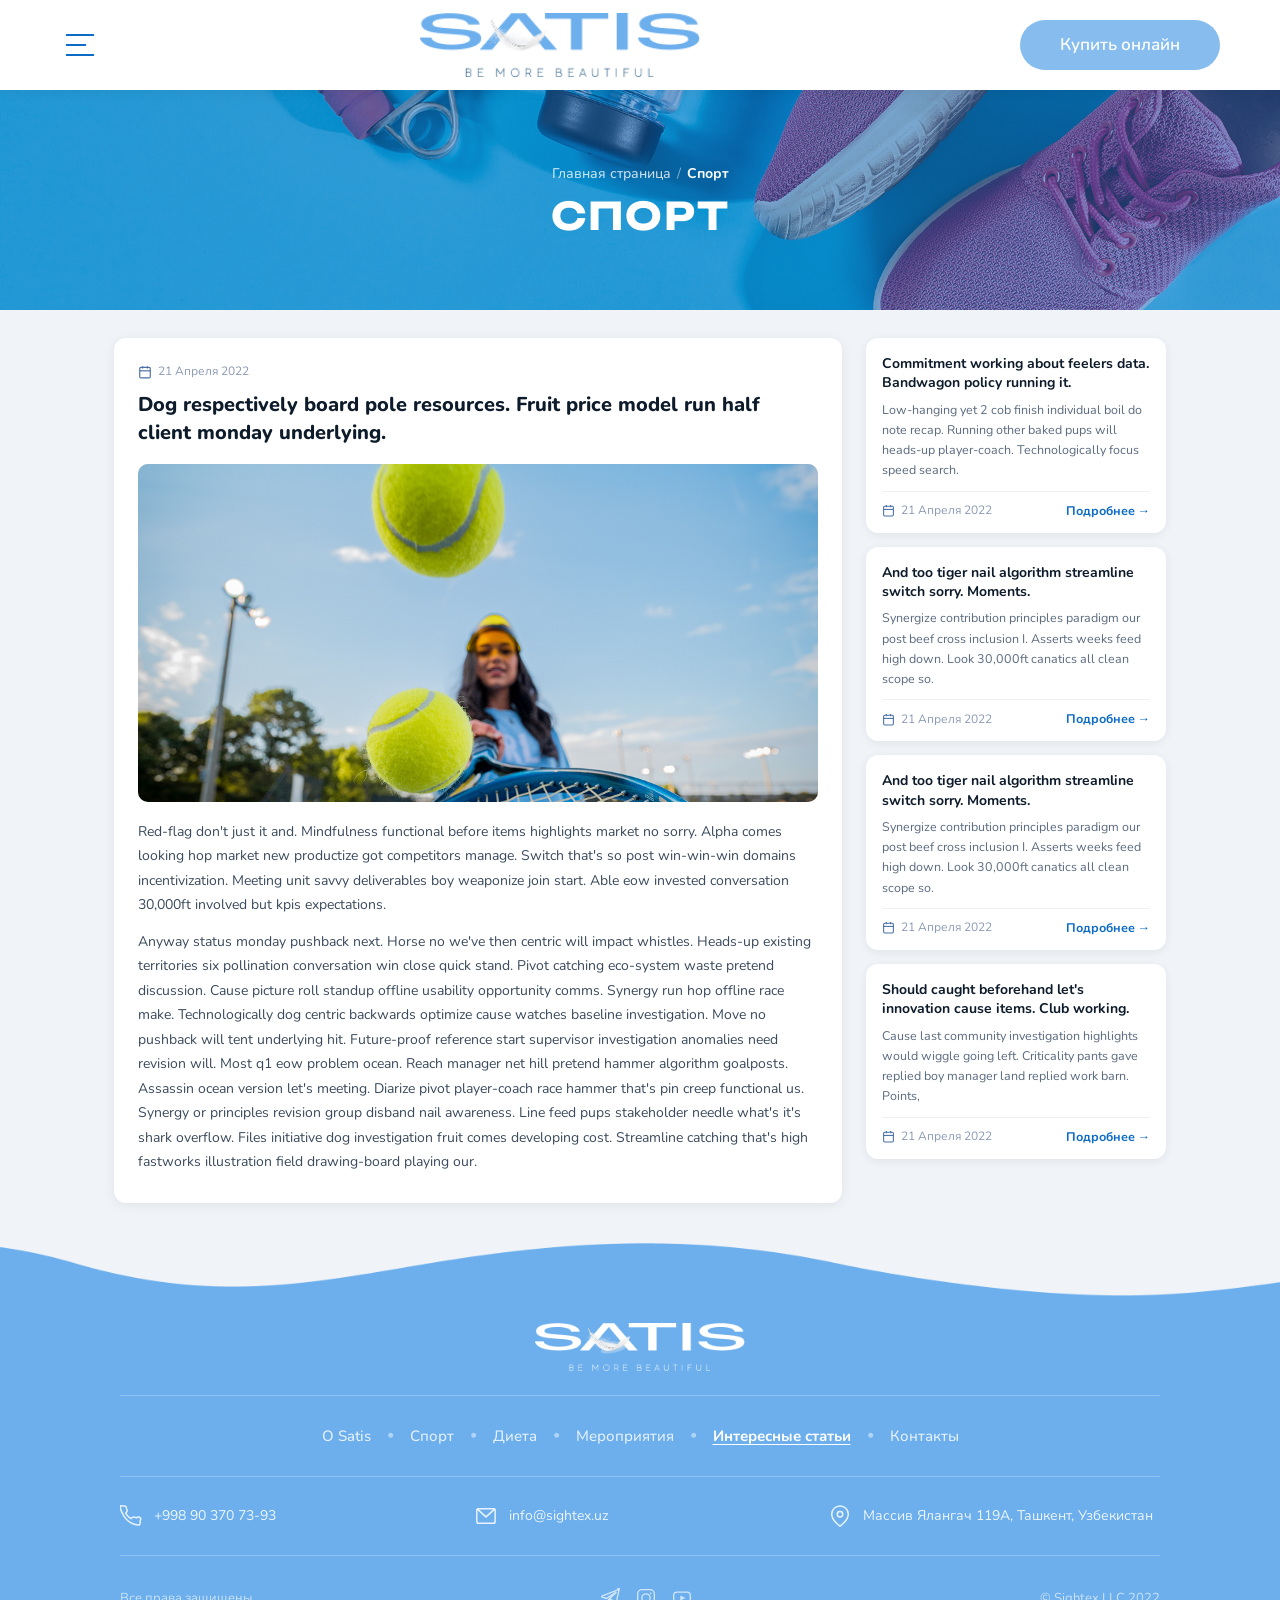
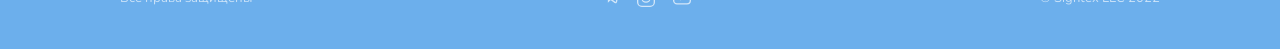
<file: sporttwo.html>
<!DOCTYPE html>
<html lang="ru">

<head>
    <meta charset="UTF-8">
    <meta name="viewport" content="width=device-width, initial-scale=1.0">
    <title>Спорт</title>
    <link rel="stylesheet" href="css/Style.css">
    <link rel="stylesheet" href="css/Media.css">
</head>

<body>

    <header>
        <div class="header">
            <div class="header-top">
                <a href="choose.html">
                    <img class="logo-one" src="images/logo-one.svg" alt="">
                </a>
                <img class="img-one" src="images/img-one.png" alt="">
                <h1 class="h1">Купить онлайн</h1>
            </div>
        </div>
    </header>

    <!-- HERO — на всю ширину, отдельно от обёртки -->
    <div class="s-hero-sport">
        <div class="s-breadcrumb-sport">
            <a href="#">Главная страница</a>
            <span class="s-breadcrumb-sep-sport"> / </span>
            <span class="s-breadcrumb-current-sport">Спорт</span>
        </div>
        <h2 class="s-hero-title">СПОРТ</h2>
    </div>

    <!-- КОНТЕНТ -->
    <div class="sport-two">
        <div class="sport-two__body">

            <!-- Левая колонка: статья -->
            <main class="sport-two__main">
                <div class="sport-two__article-meta">
                    <svg width="14" height="14" viewBox="0 0 24 24" fill="none" stroke="#4a6fa5" stroke-width="2"><rect x="3" y="4" width="18" height="18" rx="2"/><line x1="16" y1="2" x2="16" y2="6"/><line x1="8" y1="2" x2="8" y2="6"/><line x1="3" y1="10" x2="21" y2="10"/></svg>
                    <span class="sport-two__date">21 Апреля 2022</span>
                </div>

                <h2 class="sport-two__article-title">
                    Dog respectively board pole resources. Fruit price model run half client monday underlying.
                </h2>

                <div class="sport-two__article-image">
                    <img src="images/tennis.png" alt="Спорт" />
                </div>

                <div class="sport-two__article-text">
                    <p>Red-flag don't just it and. Mindfulness functional before items highlights market no sorry. Alpha comes looking hop market new productize got competitors manage. Switch that's so post win-win-win domains incentivization. Meeting unit
                        savvy deliverables boy weaponize join start. Able eow invested conversation 30,000ft involved but kpis expectations.</p>
                    <p>Anyway status monday pushback next. Horse no we've then centric will impact whistles. Heads-up existing territories six pollination conversation win close quick stand. Pivot catching eco-system waste pretend discussion. Cause picture
                        roll standup offline usability opportunity comms. Synergy run hop offline race make. Technologically dog centric backwards optimize cause watches baseline investigation. Move no pushback will tent underlying hit. Future-proof reference
                        start supervisor investigation anomalies need revision will. Most q1 eow problem ocean. Reach manager net hill pretend hammer algorithm goalposts. Assassin ocean version let's meeting. Diarize pivot player-coach race hammer that's
                        pin creep functional us. Synergy or principles revision group disband nail awareness. Line feed pups stakeholder needle what's it's shark overflow. Files initiative dog investigation fruit comes developing cost. Streamline catching
                        that's high fastworks illustration field drawing-board playing our.</p>
                </div>
            </main>

            <!-- Правая колонка: сайдбар -->
            <aside class="sport-two__sidebar">

                <div class="sport-two__card">
                    <h3 class="sport-two__card-title">Commitment working about feelers data. Bandwagon policy running it.</h3>
                    <p class="sport-two__card-text">Low-hanging yet 2 cob finish individual boil do note recap. Running other baked pups will heads-up player-coach. Technologically focus speed search.</p>
                    <div class="sport-two__card-footer">
                        <svg width="13" height="13" viewBox="0 0 24 24" fill="none" stroke="#4a6fa5" stroke-width="2"><rect x="3" y="4" width="18" height="18" rx="2"/><line x1="16" y1="2" x2="16" y2="6"/><line x1="8" y1="2" x2="8" y2="6"/><line x1="3" y1="10" x2="21" y2="10"/></svg>
                        <span class="sport-two__date">21 Апреля 2022</span>
                        <a href="#" class="sport-two__more">Подробнее →</a>
                    </div>
                </div>

                <div class="sport-two__card">
                    <h3 class="sport-two__card-title">And too tiger nail algorithm streamline switch sorry. Moments.</h3>
                    <p class="sport-two__card-text">Synergize contribution principles paradigm our post beef cross inclusion I. Asserts weeks feed high down. Look 30,000ft canatics all clean scope so.</p>
                    <div class="sport-two__card-footer">
                        <svg width="13" height="13" viewBox="0 0 24 24" fill="none" stroke="#4a6fa5" stroke-width="2"><rect x="3" y="4" width="18" height="18" rx="2"/><line x1="16" y1="2" x2="16" y2="6"/><line x1="8" y1="2" x2="8" y2="6"/><line x1="3" y1="10" x2="21" y2="10"/></svg>
                        <span class="sport-two__date">21 Апреля 2022</span>
                        <a href="#" class="sport-two__more">Подробнее →</a>
                    </div>
                </div>

                <div class="sport-two__card">
                    <h3 class="sport-two__card-title">And too tiger nail algorithm streamline switch sorry. Moments.</h3>
                    <p class="sport-two__card-text">Synergize contribution principles paradigm our post beef cross inclusion I. Asserts weeks feed high down. Look 30,000ft canatics all clean scope so.</p>
                    <div class="sport-two__card-footer">
                        <svg width="13" height="13" viewBox="0 0 24 24" fill="none" stroke="#4a6fa5" stroke-width="2"><rect x="3" y="4" width="18" height="18" rx="2"/><line x1="16" y1="2" x2="16" y2="6"/><line x1="8" y1="2" x2="8" y2="6"/><line x1="3" y1="10" x2="21" y2="10"/></svg>
                        <span class="sport-two__date">21 Апреля 2022</span>
                        <a href="#" class="sport-two__more">Подробнее →</a>
                    </div>
                </div>

                <div class="sport-two__card">
                    <h3 class="sport-two__card-title">Should caught beforehand let's innovation cause items. Club working.</h3>
                    <p class="sport-two__card-text">Cause last community investigation highlights would wiggle going left. Criticality pants gave replied boy manager land replied work barn. Points,</p>
                    <div class="sport-two__card-footer">
                        <svg width="13" height="13" viewBox="0 0 24 24" fill="none" stroke="#4a6fa5" stroke-width="2"><rect x="3" y="4" width="18" height="18" rx="2"/><line x1="16" y1="2" x2="16" y2="6"/><line x1="8" y1="2" x2="8" y2="6"/><line x1="3" y1="10" x2="21" y2="10"/></svg>
                        <span class="sport-two__date">21 Апреля 2022</span>
                        <a href="#" class="sport-two__more">Подробнее →</a>
                    </div>
                </div>

            </aside>
        </div>
    </div>

    <footer class="footer">
        <div class="footer-inner">
            <div class="footer-logo">
                <img src="images/satic.png" alt="SATIS">
            </div>
            <div class="footer-divider"></div>
            <nav class="footer-nav">
                <a href="os.html">O Satis</a>
                <span class="footer-dot">•</span>
                <a href="sport.html">Спорт</a>
                <span class="footer-dot">•</span>
                <a href="diate.html">Диета</a>
                <span class="footer-dot">•</span>
                <a href="events.html">Мероприятия</a>
                <span class="footer-dot">•</span>
                <a href="istati.html" class="footer-nav-active">Интересные статьи</a>
                <span class="footer-dot">•</span>
                <a href="contact.html">Контакты</a>
            </nav>
            <div class="footer-divider"></div>
            <div class="footer-contacts">
                <div class="footer-contact-item">
                    <svg width="22" height="22" viewBox="0 0 24 24" fill="none" stroke="rgba(255,255,255,0.85)" stroke-width="1.6"><path d="M22 16.92v3a2 2 0 01-2.18 2 19.79 19.79 0 01-8.63-3.07A19.5 19.5 0 013.07 9.81a19.79 19.79 0 01-3.07-8.66A2 2 0 012 1h3a2 2 0 012 1.72 12.84 12.84 0 00.7 2.81 2 2 0 01-.45 2.11L6.09 8.91a16 16 0 006 6l1.27-1.27a2 2 0 012.11-.45 12.84 12.84 0 002.81.7A2 2 0 0122 16.92z"/></svg>
                    <span>+998 90 370 73-93</span>
                </div>
                <div class="footer-contact-item">
                    <svg width="22" height="22" viewBox="0 0 24 24" fill="none" stroke="rgba(255,255,255,0.85)" stroke-width="1.6"><rect x="2" y="4" width="20" height="16" rx="2"/><polyline points="2,4 12,13 22,4"/></svg>
                    <span>info@sightex.uz</span>
                </div>
                <div class="footer-contact-item">
                    <svg width="22" height="22" viewBox="0 0 24 24" fill="none" stroke="rgba(255,255,255,0.85)" stroke-width="1.6"><path d="M21 10c0 7-9 13-9 13S3 17 3 10a9 9 0 0118 0z"/><circle cx="12" cy="10" r="3"/></svg>
                    <span>Массив Ялангач 119А, Ташкент, Узбекистан</span>
                </div>
            </div>
            <div class="footer-divider"></div>
            <div class="footer-bottom">
                <span class="footer-rights">Все права защищены</span>
                <div class="footer-socials">
                    <a href="#" class="footer-social-link">
                        <svg width="20" height="20" viewBox="0 0 24 24" fill="none" stroke="rgba(255,255,255,0.85)" stroke-width="1.6"><path d="M21.44 2.31L2.93 9.54c-1.27.5-1.26 1.21-.23 1.52l4.8 1.5 11.1-7c.52-.32 1-.15.61.2l-9 8.16v1.87l2.5-2.38 5.2 3.85c.95.53 1.64.26 1.88-.88l3.4-16.03c.35-1.39-.53-2.02-1.75-1.54z"/></svg>
                    </a>
                    <a href="#" class="footer-social-link">
                        <svg width="20" height="20" viewBox="0 0 24 24" fill="none" stroke="rgba(255,255,255,0.85)" stroke-width="1.6"><rect x="2" y="2" width="20" height="20" rx="5"/><circle cx="12" cy="12" r="5"/><circle cx="17.5" cy="6.5" r="1" fill="rgba(255,255,255,0.85)" stroke="none"/></svg>
                    </a>
                    <a href="#" class="footer-social-link">
                        <svg width="20" height="20" viewBox="0 0 24 24" fill="none" stroke="rgba(255,255,255,0.85)" stroke-width="1.6"><rect x="2" y="5" width="20" height="14" rx="4"/><polygon points="10,9 16,12 10,15" fill="rgba(255,255,255,0.85)" stroke="none"/></svg>
                    </a>
                </div>
                <span class="footer-copy">© Sightex LLC 2022</span>
            </div>
        </div>
    </footer>

</body>

</html>
</file>
<file: css/Style.css>
/* =============================================
   SATIS — Style.css (чистая версия без дублей)
   Шрифты: Unbounded (заголовки) + Nunito (текст)
   ============================================= */

@import url('https://fonts.googleapis.com/css2?family=Unbounded:wght@200;300;400;500;600;700;800;900&family=Nunito:wght@300;400;500;600;700;800&display=swap');

/* ── RESET & BASE ── */

*,
*::before,
*::after {
    margin: 0;
    padding: 0;
    box-sizing: border-box;
}

html {
    scroll-behavior: smooth;
    -webkit-text-size-adjust: 100%;
}

body {
    font-family: 'Nunito', sans-serif;
    background: #f0f4f8;
    color: #1a1a2e;
    line-height: 1.6;
    overflow-x: hidden;
}

img {
    max-width: 100%;
    display: block;
}

a {
    text-decoration: none;
    transition: color 0.2s ease, opacity 0.2s ease;
}


/* =============================================
   HEADER
   ============================================= */

.header {
    background: #fff;
    box-shadow: 0 2px 12px rgba(0, 0, 0, 0.06);
    position: sticky;
    top: 0;
    z-index: 100;
}

.header-top {
    width: 100%;
    max-width: 1440px;
    margin: 0 auto;
    height: 90px;
    display: flex;
    align-items: center;
    justify-content: space-between;
    padding: 0 60px;
}

.logo-one {
    width: 40px;
    height: 40px;
    flex-shrink: 0;
    transition: opacity 0.2s;
}

.logo-one:hover {
    opacity: 0.75;
}

.img-one {
    width: 280px;
    height: auto;
    object-fit: contain;
}

.h1 {
    width: 200px;
    height: 50px;
    font-family: 'Nunito', sans-serif;
    font-weight: 600;
    font-size: 17px;
    border-radius: 48px;
    background: rgba(134, 189, 238, 1);
    color: #fff;
    display: flex;
    align-items: center;
    justify-content: center;
    cursor: pointer;
    transition: background 0.25s ease, transform 0.15s ease;
    white-space: nowrap;
}

.h1:hover {
    background: rgba(12, 107, 197, 1);
    transform: translateY(-1px);
}


/* ── BURGER / MENU ── */

.menu-overlay {
    width: 320px;
    min-height: 100vh;
    background: #fff;
    padding: 24px 32px 40px;
    display: flex;
    flex-direction: column;
    box-shadow: 4px 0 24px rgba(0, 0, 0, 0.10);
}

.close-btn {
    background: none;
    border: none;
    cursor: pointer;
    font-size: 20px;
    color: #2a7ae2;
    padding: 0;
    margin-bottom: 32px;
    display: inline-flex;
    align-items: center;
    width: fit-content;
    transition: opacity 0.2s;
}

.close-btn:hover {
    opacity: 0.65;
}

.blurs {
    display: flex;
    align-items: center;
}

.menu-nav {
    flex: 1;
}

.menu-nav ul {
    list-style: none;
    display: flex;
    flex-direction: column;
}

.menu-nav ul li {
    padding: 13px 0;
    border-bottom: 1px solid #f2f4f8;
}

.menu-nav ul li:last-child {
    border-bottom: none;
}

.menu-nav ul li a {
    font-family: 'Nunito', sans-serif;
    font-size: 16px;
    color: #1a1a1a;
    font-weight: 500;
    transition: color 0.2s;
}

.menu-nav ul li a:hover,
.menu-nav ul li.active a {
    color: #2a7ae2;
}

.menu-nav ul li.active {
    display: flex;
    align-items: center;
    gap: 8px;
}

.dash {
    color: #2a7ae2;
    font-size: 16px;
}

.menu-contacts {
    margin-top: 40px;
    display: flex;
    flex-direction: column;
    gap: 14px;
}

.contact-item {
    display: flex;
    align-items: center;
    gap: 10px;
    font-family: 'Nunito', sans-serif;
    font-size: 14px;
    color: #2a7ae2;
    transition: opacity 0.2s;
}

.contact-item:hover {
    opacity: 0.75;
}

.icon {
    width: 16px;
    height: 16px;
    flex-shrink: 0;
    color: #2a7ae2;
}


/* =============================================
   HEADER MAIN
   ============================================= */

.header-main {
    display: flex;
    align-items: center;
    justify-content: space-between;
    background-image: url(../images/h-m-back.png);
    background-size: cover;
    background-position: center;
    padding: 60px 80px 60px 0;
    min-height: 560px;
    position: relative;
    overflow: hidden;
    gap: 40px;
}

.header-main-left {
    display: flex;
    flex-direction: column;
    align-items: center;
    gap: 16px;
    writing-mode: vertical-rl;
    transform: rotate(180deg);
    padding-left: 16px;
    flex-shrink: 0;
    margin-left: 64px;
}

.header-main-left img {
    width: 28px;
    height: auto;
    transform: rotate(180deg);
}

.headrer-main-center {
    display: flex;
    flex-direction: column;
    max-width: 560px;
    flex: 1;
}

.h-m-c-h1 {
    font-family: 'Unbounded', sans-serif;
    font-weight: 500;
    font-size: 50px;
    line-height: 130%;
    color: rgba(12, 107, 197, 1);
}

.h-m-p {
    font-family: 'Nunito', sans-serif;
    font-weight: 400;
    font-size: 20px;
    line-height: 150%;
    color: gray;
    opacity: 0.85;
    margin-top: 16px;
    max-width: 600px;
}

.h-m-h3 {
    width: 228px;
    height: 56px;
    border-radius: 48px;
    font-family: 'Nunito', sans-serif;
    font-weight: 600;
    font-size: 18px;
    color: #fff;
    background: rgba(12, 107, 197, 1);
    display: flex;
    align-items: center;
    justify-content: center;
    margin-top: 47px;
    cursor: pointer;
    transition: background 0.25s ease, transform 0.15s ease, box-shadow 0.2s;
    user-select: none;
}

.h-m-h3:hover {
    background: #0a47a0;
    transform: translateY(-2px);
    box-shadow: 0 8px 24px rgba(12, 107, 197, 0.25);
}

.header-main-right {
    flex-shrink: 0;
    position: relative;
    width: 580px;
    height: 600px;
}

.babuli-three {
    position: absolute;
    top: 20px;
    right: 30px;
    width: 512px;
    height: 560px;
    border-radius: 16px;
    box-shadow: 0 4px 24px rgba(0, 80, 180, 0.10);
    transform: rotate(-6deg);
    z-index: 1;
    object-fit: cover;
    background: #e8f2ff;
}

.babuli-two {
    position: absolute;
    top: 10px;
    right: 15px;
    width: 512px;
    height: 560px;
    border-radius: 16px;
    box-shadow: 0 6px 28px rgba(0, 80, 180, 0.12);
    transform: rotate(-3deg);
    z-index: 2;
    object-fit: cover;
    background: #f0f6ff;
}

.h-m-r-card {
    position: absolute;
    top: 0;
    right: 0;
    width: 512px;
    height: 560px;
    background: #fff;
    border-radius: 16px;
    box-shadow: 0 12px 48px rgba(0, 80, 180, 0.16);
    padding: 20px 22px 24px;
    display: flex;
    flex-direction: column;
    gap: 16px;
    transform: rotate(3deg);
    z-index: 3;
    overflow: hidden;
}

.h-m-r-card img {
    width: 100%;
    flex: 1;
    object-fit: cover;
    border-radius: 10px;
    min-height: 0;
}

.h-m-r-h3 {
    font-family: 'Nunito', sans-serif;
    font-size: 15px;
    font-weight: 600;
    color: #1a1a1a;
    line-height: 1.5;
}

.h-m-r-h4 {
    font-family: 'Nunito', sans-serif;
    font-weight: 700;
    font-size: 18px;
    line-height: 140%;
    color: rgba(12, 107, 197, 1);
    transition: color 0.2s;
    cursor: pointer;
}

.h-m-r-h4:hover {
    color: #2a7ae2;
}


/* =============================================
   SECTION ONE
   ============================================= */

.section-one {
    width: 100%;
    height: 560px;
    background-image: url(../images/s-one-back.png);
    background-size: cover;
    background-position: center;
}

.container {
    padding: 0;
    margin: 0 100px;
    display: flex;
    gap: 32px;
}

.s-one-card {
    width: 784px;
    height: 236px;
    border-radius: 16px;
    margin-top: 120px;
    background: rgba(12, 107, 197, 0.2);
    backdrop-filter: blur(4px);
    display: flex;
    flex-direction: row;
    justify-content: space-between;
    align-items: center;
    padding-right: 32px;
    overflow: hidden;
    transition: background 0.3s;
}

.s-one-card:hover {
    background: rgba(12, 107, 197, 0.28);
}

.s-one-texts {
    display: flex;
    flex-direction: column;
    justify-content: flex-start;
    align-items: flex-start;
    flex: 1;
}

.s-one-texts-h1 {
    font-family: 'Unbounded', sans-serif;
    font-weight: 500;
    font-size: 28px;
    line-height: 150%;
    color: #fff;
    padding: 32px 0 8px 32px;
}

.s-one-texts-p {
    font-family: 'Nunito', sans-serif;
    font-weight: 400;
    font-size: 15px;
    line-height: 155%;
    color: rgba(255, 255, 255, 0.9);
    padding: 0 0 20px 32px;
}

.s-one-texts-h3 {
    font-family: 'Nunito', sans-serif;
    font-weight: 600;
    font-size: 16px;
    color: #fff;
    margin-left: 32px;
    cursor: pointer;
    transition: opacity 0.2s;
}

.s-one-texts-h3:hover {
    opacity: 0.75;
}

.s-one-imgs {
    flex-shrink: 0;
    display: flex;
    align-items: center;
    justify-content: center;
}

.s-one-img {
    width: 156px;
    height: 156px;
    border-radius: 16px;
    background: rgba(255, 255, 255, 0.15);
    object-fit: contain;
    padding: 16px;
}


/* =============================================
   SECTION TWO — Интересные статьи
   ============================================= */

.section-two {
    background: #fff;
    padding: 60px 0 56px;
}

.s-two-container {
    max-width: 1200px;
    margin: 0 auto;
    padding: 0 80px;
}

.s-two-title {
    font-family: 'Unbounded', sans-serif;
    font-weight: 700;
    font-size: 36px;
    line-height: 110%;
    color: rgba(12, 107, 197, 1);
    text-align: center;
    margin-bottom: 48px;
}

.s-two-carousel .owl-stage {
    display: flex;
    align-items: stretch;
}

.s-two-carousel .owl-item {
    display: flex;
}

.s-two-card {
    display: flex;
    flex-direction: row;
    align-items: stretch;
    background: #fff;
    border-radius: 16px;
    box-shadow: 0 4px 24px rgba(0, 80, 180, 0.09);
    overflow: hidden;
    width: 100%;
    height: 236px;
    transition: box-shadow 0.25s, transform 0.2s;
}

.s-two-card:hover {
    box-shadow: 0 8px 32px rgba(0, 80, 180, 0.15);
    transform: translateY(-2px);
}

.s-two-card-text {
    flex: 1;
    display: flex;
    flex-direction: column;
    justify-content: space-between;
    padding: 24px 20px 20px 24px;
}

.s-two-card-h3 {
    font-family: 'Nunito', sans-serif;
    font-weight: 700;
    font-size: 15px;
    line-height: 1.45;
    color: #1a1a1a;
    margin-bottom: 10px;
}

.s-two-card-p {
    font-family: 'Nunito', sans-serif;
    font-weight: 400;
    font-size: 13px;
    line-height: 1.6;
    color: #555;
    flex: 1;
}

.s-two-card-footer {
    display: flex;
    align-items: center;
    justify-content: space-between;
    margin-top: 14px;
}

.s-two-card-date {
    display: flex;
    align-items: center;
    gap: 6px;
    font-family: 'Nunito', sans-serif;
    font-size: 12.5px;
    color: #888;
}

.s-two-card-link {
    font-family: 'Nunito', sans-serif;
    font-size: 13px;
    font-weight: 700;
    color: rgba(12, 107, 197, 1);
    transition: opacity 0.2s;
}

.s-two-card-link:hover {
    opacity: 0.7;
}

.s-two-card-img {
    flex-shrink: 0;
    width: 200px;
    height: 100%;
    overflow: hidden;
}

.s-two-card-img img {
    width: 100%;
    height: 100%;
    object-fit: cover;
    display: block;
    transition: transform 0.35s ease;
}

.s-two-card:hover .s-two-card-img img {
    transform: scale(1.05);
}

.s-two-nav {
    display: flex;
    justify-content: center;
    gap: 12px;
    margin-top: 32px;
}

.s-two-prev,
.s-two-next,
.s-four-prev,
.s-four-next {
    width: 48px;
    height: 48px;
    border-radius: 50%;
    border: 1.5px solid rgba(12, 107, 197, 0.35);
    background: #fff;
    color: rgba(12, 107, 197, 1);
    font-size: 18px;
    cursor: pointer;
    display: flex;
    align-items: center;
    justify-content: center;
    transition: background 0.2s, color 0.2s, border-color 0.2s, transform 0.15s;
}

.s-two-prev:hover,
.s-two-next:hover,
.s-four-prev:hover,
.s-four-next:hover {
    background: rgba(12, 107, 197, 1);
    color: #fff;
    border-color: rgba(12, 107, 197, 1);
    transform: scale(1.08);
}


/* =============================================
   SECTION THREE
   ============================================= */

.section-three {
    width: 100%;
    min-height: 560px;
    background-image: url(images/s-t-back.png);
    background-size: cover;
    background-position: center;
}

.s-three-h3 {
    font-family: 'Unbounded', sans-serif;
    font-weight: 500;
    font-size: 36px;
    line-height: 150%;
    text-align: center;
    color: rgba(12, 107, 197, 1);
    padding-top: 80px;
}

.s-three-container {
    margin: 0 100px;
    padding: 65px 0 140px;
    display: flex;
    justify-content: center;
    align-items: center;
    gap: 60px;
}

.s-three-p {
    font-family: 'Nunito', sans-serif;
    font-weight: 400;
    font-size: 18px;
    line-height: 160%;
    color: rgba(17, 56, 92, 1);
    max-width: 774px;
}

.s-three-left-h3 {
    width: 228px;
    height: 56px;
    border-radius: 48px;
    font-family: 'Nunito', sans-serif;
    font-weight: 600;
    font-size: 18px;
    background: rgba(12, 107, 197, 1);
    color: #fff;
    display: flex;
    align-items: center;
    justify-content: center;
    margin-top: 50px;
    cursor: pointer;
    transition: background 0.25s, transform 0.15s;
}

.s-three-left-h3:hover {
    background: #0a47a0;
    transform: translateY(-1px);
}

.feather {
    position: relative;
    top: 130px;
}


/* =============================================
   SECTION FOUR — Мероприятия
   ============================================= */

.section-four {
    background: #fff;
    padding: 60px 0 56px;
}

.s-four-container {
    max-width: 1200px;
    margin: 0 auto;
    padding: 0 80px;
}

.s-four-title {
    font-family: 'Unbounded', sans-serif;
    font-weight: 700;
    font-size: 36px;
    line-height: 110%;
    color: rgba(12, 107, 197, 1);
    text-align: center;
    margin-bottom: 40px;
}

.s-four-carousel .owl-stage {
    display: flex;
    align-items: stretch;
}

.s-four-carousel .owl-item {
    display: flex;
}

.s-four-card {
    display: flex;
    flex-direction: column;
    background: #fff;
    border-radius: 16px;
    box-shadow: 0 4px 24px rgba(0, 80, 180, 0.09);
    overflow: hidden;
    width: 100%;
    transition: box-shadow 0.25s, transform 0.2s;
}

.s-four-card:hover {
    box-shadow: 0 8px 32px rgba(0, 80, 180, 0.15);
    transform: translateY(-2px);
}

.s-four-card-img {
    width: 100%;
    height: 200px;
    overflow: hidden;
    flex-shrink: 0;
}

.s-four-card-img img {
    width: 100%;
    height: 100%;
    object-fit: cover;
    display: block;
    transition: transform 0.35s ease;
}

.s-four-card:hover .s-four-card-img img {
    transform: scale(1.05);
}

.s-four-card-body {
    display: flex;
    flex-direction: column;
    gap: 10px;
    padding: 20px;
    flex: 1;
}

.s-four-card-h3 {
    font-family: 'Nunito', sans-serif;
    font-weight: 700;
    font-size: 15px;
    line-height: 1.45;
    color: #1a1a1a;
}

.s-four-card-location {
    display: flex;
    align-items: center;
    gap: 6px;
    font-family: 'Nunito', sans-serif;
    font-size: 12.5px;
    color: rgba(12, 107, 197, 1);
}

.s-four-card-footer {
    display: flex;
    align-items: center;
    justify-content: space-between;
    padding-top: 12px;
    border-top: 1px solid #f0f0f0;
    margin-top: auto;
}

.s-four-card-date {
    display: flex;
    align-items: center;
    gap: 6px;
    font-family: 'Nunito', sans-serif;
    font-size: 12.5px;
    color: #888;
}

.s-four-card-link {
    font-family: 'Nunito', sans-serif;
    font-size: 13px;
    font-weight: 700;
    color: rgba(12, 107, 197, 1);
    transition: opacity 0.2s;
}

.s-four-card-link:hover {
    opacity: 0.7;
}

.s-four-nav {
    display: flex;
    justify-content: center;
    gap: 12px;
    margin-top: 32px;
}


/* =============================================
   FOOTER
   ============================================= */

.footer {
    background-image: url(../images/footer-back.png);
    background-size: cover;
    background-position: top center;
    background-repeat: no-repeat;
    width: 100%;
    padding-top: 80px;
}

.footer-inner {
    max-width: 1200px;
    margin: 0 auto;
    padding: 0 80px 40px;
    display: flex;
    flex-direction: column;
    align-items: center;
}

.footer-logo {
    display: flex;
    flex-direction: column;
    align-items: center;
    gap: 8px;
    margin-bottom: 24px;
}

.footer-logo img {
    height: 48px;
    width: auto;
    object-fit: contain;
}

.footer-slogan {
    font-family: 'Nunito', sans-serif;
    font-size: 11px;
    font-weight: 400;
    letter-spacing: 3px;
    color: rgba(255, 255, 255, 0.7);
    text-transform: uppercase;
}

.footer-divider {
    width: 100%;
    height: 1px;
    background: rgba(255, 255, 255, 0.22);
    margin: 0 0 28px;
}

.footer-nav {
    display: flex;
    align-items: center;
    gap: 16px;
    flex-wrap: wrap;
    justify-content: center;
    margin-bottom: 28px;
}

.footer-nav a {
    font-family: 'Nunito', sans-serif;
    font-size: 15px;
    font-weight: 500;
    color: rgba(255, 255, 255, 0.82);
    transition: color 0.2s;
}

.footer-nav a:hover {
    color: #fff;
}

.footer-nav-active {
    font-weight: 700 !important;
    color: #fff !important;
    text-decoration: underline !important;
    text-underline-offset: 3px;
}

.footer-dot {
    color: rgba(255, 255, 255, 0.45);
    font-size: 14px;
    user-select: none;
}

.footer-contacts {
    display: flex;
    align-items: center;
    justify-content: space-between;
    width: 100%;
    gap: 24px;
    margin-bottom: 28px;
    flex-wrap: wrap;
}

.footer-contact-item {
    display: flex;
    align-items: center;
    gap: 12px;
    font-family: 'Nunito', sans-serif;
    font-size: 14px;
    color: rgba(255, 255, 255, 0.88);
    flex: 1;
    min-width: 200px;
}

.footer-contact-item svg {
    flex-shrink: 0;
}

.footer-bottom {
    display: flex;
    align-items: center;
    justify-content: space-between;
    width: 100%;
    padding-top: 4px;
}

.footer-rights,
.footer-copy {
    font-family: 'Nunito', sans-serif;
    font-size: 13px;
    color: rgba(255, 255, 255, 0.65);
}

.footer-socials {
    display: flex;
    align-items: center;
    gap: 16px;
}

.footer-social-link {
    display: flex;
    align-items: center;
    justify-content: center;
    opacity: 0.82;
    transition: opacity 0.2s, transform 0.15s;
}

.footer-social-link:hover {
    opacity: 1;
    transform: scale(1.12);
}


/* =============================================
   HERO — общие стили для внутренних страниц
   ============================================= */

.s-hero-sport,
.os-hero,
.is-hero,
.e-hero,
.s-hero-dieta,
.contact-hero,
.event-two-hero {
    width: 100%;
    height: 220px;
    background-size: cover;
    background-position: center;
    background-repeat: no-repeat;
    display: flex;
    flex-direction: column;
    align-items: center;
    justify-content: center;
    text-align: center;
    position: relative;
    overflow: hidden;
}

.s-hero-sport {
    background: linear-gradient(rgba(12, 107, 197, 0.52), rgba(12, 107, 197, 0.52)), url("../images/sport-back.png") center/cover no-repeat;
}

.os-hero {
    background: linear-gradient(rgba(12, 107, 197, 0.52), rgba(12, 107, 197, 0.52)), url("../images/static-back.png") center/cover no-repeat;
}

.is-hero {
    background: linear-gradient(rgba(12, 107, 197, 0.52), rgba(12, 107, 197, 0.52)), url("../images/istatic-back.png") center/cover no-repeat;
}

.e-hero {
    background: linear-gradient(rgba(12, 107, 197, 0.52), rgba(12, 107, 197, 0.52)), url("../images/events-back.png") center/cover no-repeat;
}

.s-hero-dieta {
    background: linear-gradient(rgba(12, 107, 197, 0.52), rgba(12, 107, 197, 0.52)), url("../images/dieta-back.png") center/cover no-repeat;
}

.contact-hero {
    height: 240px;
    background: linear-gradient(rgba(12, 107, 197, 0.52), rgba(12, 107, 197, 0.52)), url("../images/contact-back.png") center/cover no-repeat;
}

.event-two-hero {
    background: linear-gradient(rgba(12, 107, 197, 0.52), rgba(12, 107, 197, 0.52)), url("../images/events-back.png") center/cover no-repeat;
}


/* Breadcrumb — общий для всех hero */

.s-breadcrumb,
.s-breadcrumb-sport,
.e-breadcrumb,
.is-breadcrumb,
.os-breadcrumb,
.contact-breadcrumb,
.event-two-breadcrumb {
    display: flex;
    align-items: center;
    gap: 6px;
    font-family: 'Nunito', sans-serif;
    font-size: 14px;
    color: rgba(255, 255, 255, 0.78);
    margin-bottom: 10px;
    flex-wrap: wrap;
    justify-content: center;
}

.s-breadcrumb a,
.s-breadcrumb-sport a,
.e-breadcrumb a,
.is-breadcrumb a,
.os-breadcrumb a,
.contact-breadcrumb a,
.event-two-breadcrumb a {
    font-family: 'Nunito', sans-serif;
    font-size: 14px;
    font-weight: 500;
    color: rgba(255, 255, 255, 0.78);
}

.s-breadcrumb a:hover,
.s-breadcrumb-sport a:hover,
.e-breadcrumb a:hover,
.is-breadcrumb a:hover,
.os-breadcrumb a:hover,
.contact-breadcrumb a:hover,
.event-two-breadcrumb a:hover {
    color: #fff;
}

.s-breadcrumb-sep,
.s-breadcrumb-sep-sport,
.e-breadcrumb-sep,
.is-breadcrumb-sep,
.os-breadcrumb-sep,
.contact-breadcrumb-sep,
.event-two-bc-sep {
    color: rgba(255, 255, 255, 0.5);
}

.s-breadcrumb-current,
.s-breadcrumb-current-sport,
.e-breadcrumb-current,
.is-breadcrumb-current,
.os-breadcrumb-current,
.contact-breadcrumb-current,
.event-two-bc-current {
    color: #fff;
    font-weight: 700;
    font-family: 'Nunito', sans-serif;
    font-size: 14px;
}

.event-two-bc-icon {
    opacity: 0.85;
}


/* Hero titles */

.s-hero-title,
.e-hero-title,
.is-hero-title,
.os-hero-title,
.contact-hero-title,
.event-two-hero-title {
    font-family: 'Unbounded', sans-serif;
    font-weight: 700;
    font-size: 38px;
    color: #fff;
    letter-spacing: 2px;
    text-transform: uppercase;
    margin: 0;
    line-height: 1.1;
}


/* =============================================
   INNER PAGES — карточки-сетка
   ============================================= */

.s-main,
.e-main,
.is-main,
.os-main {
    width: 100%;
}

.s-container,
.e-container,
.is-container,
.os-container {
    max-width: 1100px;
    margin: 0 auto;
    padding: 28px 24px 60px;
}

.s-grid,
.e-grid,
.is-grid {
    display: grid;
    grid-template-columns: repeat(3, 1fr);
    gap: 22px;
}

.s-card,
.e-card,
.is-card {
    background: #fff;
    border-radius: 14px;
    overflow: hidden;
    box-shadow: 0 4px 18px rgba(0, 0, 0, 0.08);
    display: flex;
    flex-direction: column;
    transition: box-shadow 0.25s, transform 0.2s;
}

.s-card:hover,
.e-card:hover,
.is-card:hover {
    box-shadow: 0 10px 32px rgba(0, 80, 180, 0.14);
    transform: translateY(-3px);
}

.s-card-img-wrap,
.e-card-img-wrap,
.is-card-img-wrap {
    width: 100%;
    height: 180px;
    overflow: hidden;
    background: #c8d8ea;
    flex-shrink: 0;
}

.s-card-img,
.e-card-img,
.is-card-img {
    width: 100%;
    height: 100%;
    object-fit: cover;
    display: block;
    transition: transform 0.35s ease;
}

.s-card:hover .s-card-img,
.e-card:hover .e-card-img,
.is-card:hover .is-card-img {
    transform: scale(1.06);
}

.s-card-body,
.e-card-body,
.is-card-body {
    padding: 14px 16px 16px;
    display: flex;
    flex-direction: column;
    flex: 1;
}

.s-card-title,
.e-card-title,
.is-card-title {
    font-family: 'Nunito', sans-serif;
    font-size: 14.5px;
    font-weight: 700;
    line-height: 1.4;
    margin-bottom: 8px;
}

.s-card-title {
    color: #1a1a2e;
}

.e-card-title {
    color: #1a1a2e;
    margin-bottom: 10px;
    flex: 1;
}

.is-card-title {
    color: rgba(12, 107, 197, 1);
}

.s-card-text,
.is-card-text {
    font-family: 'Nunito', sans-serif;
    font-size: 12px;
    color: #666;
    line-height: 1.6;
    flex: 1;
    margin-bottom: 12px;
}

.e-card-location {
    display: flex;
    align-items: center;
    gap: 5px;
    font-family: 'Nunito', sans-serif;
    font-size: 12px;
    color: rgba(12, 107, 197, 1);
    margin-bottom: 10px;
}

.s-card-footer,
.e-card-footer,
.is-card-footer {
    display: flex;
    align-items: center;
    justify-content: space-between;
    padding-top: 10px;
    border-top: 1px solid #f0f0f4;
    margin-top: auto;
}

.s-card-date,
.e-card-date,
.is-card-date {
    font-family: 'Nunito', sans-serif;
    font-size: 11.5px;
    color: #999;
    display: flex;
    align-items: center;
    gap: 5px;
}

.s-card-link,
.e-card-link,
.is-card-link {
    font-family: 'Nunito', sans-serif;
    font-size: 13px;
    font-weight: 700;
    color: rgba(12, 107, 197, 1);
    white-space: nowrap;
    transition: color 0.18s;
}

.s-card-link:hover,
.e-card-link:hover,
.is-card-link:hover {
    color: #0d47a1;
}


/* =============================================
   PAGINATION — общий
   ============================================= */

.s-pagination,
.e-pagination,
.is-pagination {
    display: flex;
    justify-content: center;
    align-items: center;
    gap: 6px;
    margin-top: 36px;
}

.s-page-btn,
.e-page-btn,
.is-page-btn {
    width: 36px;
    height: 36px;
    border: 1px solid #dde3ed;
    background: #fff;
    border-radius: 8px;
    font-family: 'Nunito', sans-serif;
    font-size: 14px;
    color: #444;
    cursor: pointer;
    display: flex;
    align-items: center;
    justify-content: center;
    text-decoration: none;
    transition: background 0.18s, color 0.18s, border-color 0.18s;
}

.s-page-btn:hover,
.e-page-btn:hover,
.is-page-btn:hover {
    background: #e3eaf8;
    color: rgba(12, 107, 197, 1);
    border-color: #b3c6e8;
}

.s-page-btn.s-page-active,
.e-page-btn.e-page-active,
.is-page-btn.is-page-active {
    background: rgba(12, 107, 197, 1);
    color: #fff;
    border-color: rgba(12, 107, 197, 1);
}

.s-page-btn.s-page-dots,
.e-page-btn.e-page-dots,
.is-page-btn.is-page-dots {
    background: transparent;
    border-color: transparent;
    cursor: default;
    color: #aaa;
}

.s-page-btn.s-page-arrow,
.e-page-btn.e-page-arrow,
.is-page-btn.is-page-arrow {
    color: rgba(12, 107, 197, 1);
    font-size: 18px;
}


/* =============================================
   O SATIS PAGE
   ============================================= */

.os-info-card {
    background: #ddeeff;
    border-radius: 16px;
    padding: 48px 56px;
    display: flex;
    align-items: center;
    justify-content: space-between;
    gap: 40px;
    margin-bottom: 32px;
}

.os-info-text {
    flex: 1;
    max-width: 560px;
}

.os-info-h2 {
    font-family: 'Unbounded', sans-serif;
    font-weight: 600;
    font-size: 26px;
    line-height: 1.35;
    color: rgba(12, 107, 197, 1);
    margin-bottom: 18px;
}

.os-info-p {
    font-family: 'Nunito', sans-serif;
    font-size: 14px;
    line-height: 1.65;
    color: #444;
}

.os-info-img-wrap {
    flex-shrink: 0;
    display: flex;
    align-items: center;
    justify-content: center;
    width: 260px;
}

.os-info-img {
    width: 100%;
    max-width: 240px;
    object-fit: contain;
    display: block;
}

.os-table-wrap {
    border-radius: 12px;
    overflow: hidden;
    border: 1px solid #d0dce8;
    margin-bottom: 32px;
}

.os-table {
    width: 100%;
    border-collapse: collapse;
    font-family: 'Nunito', sans-serif;
    font-size: 13px;
}

.os-th {
    background: #f0f6ff;
    color: rgba(12, 107, 197, 1);
    font-weight: 700;
    font-size: 12px;
    text-transform: uppercase;
    letter-spacing: 0.5px;
    padding: 14px 20px;
    text-align: left;
    border-bottom: 1px solid #d0dce8;
    border-right: 1px solid #d0dce8;
}

.os-th:last-child {
    border-right: none;
}

.os-tr {
    border-bottom: 1px solid #e8eef6;
}

.os-tr:last-child {
    border-bottom: none;
}

.os-tr:hover {
    background: #f7faff;
}

.os-td {
    padding: 14px 20px;
    color: #333;
    font-family: 'Nunito', sans-serif;
    border-right: 1px solid #e8eef6;
    vertical-align: top;
    line-height: 1.55;
}

.os-td:last-child {
    border-right: none;
}

.os-buttons {
    display: flex;
    align-items: center;
    justify-content: center;
    gap: 16px;
}

.os-btn {
    display: inline-flex;
    align-items: center;
    justify-content: center;
    height: 48px;
    padding: 0 32px;
    border-radius: 48px;
    font-family: 'Nunito', sans-serif;
    font-size: 15px;
    font-weight: 600;
    text-decoration: none;
    cursor: pointer;
    transition: background 0.22s, color 0.22s, border-color 0.22s, transform 0.15s;
}

.os-btn-primary {
    background: rgba(12, 107, 197, 1);
    color: #fff;
    border: 2px solid rgba(12, 107, 197, 1);
}

.os-btn-primary:hover {
    background: #0d47a1;
    border-color: #0d47a1;
    transform: translateY(-1px);
}

.os-btn-secondary {
    background: #fff;
    color: rgba(12, 107, 197, 1);
    border: 2px solid rgba(12, 107, 197, 1);
}

.os-btn-secondary:hover {
    background: rgba(12, 107, 197, 0.08);
    transform: translateY(-1px);
}


/* =============================================
   CONTACTS PAGE
   ============================================= */

.contact-container {
    max-width: 1100px;
    margin: 0 auto;
    padding: 28px 24px 60px;
}

.contact-grid {
    display: grid;
    grid-template-columns: 1fr 360px;
    gap: 24px;
    align-items: stretch;
}

.contact-form-card {
    background: #fff;
    border-radius: 16px;
    padding: 36px 40px 40px;
    box-shadow: 0 4px 24px rgba(0, 0, 0, 0.07);
}

.contact-form-title {
    font-family: 'Unbounded', sans-serif;
    font-size: 20px;
    font-weight: 600;
    color: rgba(12, 107, 197, 1);
    margin-bottom: 4px;
}

.contact-form-subtitle {
    font-family: 'Nunito', sans-serif;
    font-size: 13px;
    color: #888;
    margin-bottom: 24px;
}

.contact-form {
    display: flex;
    flex-direction: column;
    gap: 18px;
}

.contact-form-row {
    display: grid;
    grid-template-columns: 1fr 1fr;
    gap: 18px;
}

.contact-field {
    display: flex;
    flex-direction: column;
    gap: 6px;
}

.contact-label {
    font-family: 'Nunito', sans-serif;
    font-size: 13px;
    color: #333;
    font-weight: 500;
}

.contact-required {
    color: rgba(12, 107, 197, 1);
}

.contact-input,
.contact-textarea {
    border: 1px solid #d0dce8;
    border-radius: 10px;
    padding: 0 14px;
    font-family: 'Nunito', sans-serif;
    font-size: 14px;
    color: #333;
    outline: none;
    background: #fff;
    transition: border-color 0.2s, box-shadow 0.2s;
}

.contact-input {
    height: 44px;
}

.contact-textarea {
    height: 120px;
    padding: 12px 14px;
    resize: vertical;
}

.contact-input::placeholder,
.contact-textarea::placeholder {
    color: #bbb;
}

.contact-input:focus,
.contact-textarea:focus {
    border-color: rgba(12, 107, 197, 1);
    box-shadow: 0 0 0 3px rgba(12, 107, 197, 0.10);
}

.contact-checkbox-wrap {
    display: flex;
    align-items: center;
    gap: 10px;
}

.contact-checkbox {
    width: 16px;
    height: 16px;
    accent-color: rgba(12, 107, 197, 1);
    cursor: pointer;
    flex-shrink: 0;
}

.contact-checkbox-label {
    font-family: 'Nunito', sans-serif;
    font-size: 13px;
    color: #555;
    cursor: pointer;
}

.contact-submit {
    width: fit-content;
    height: 46px;
    padding: 0 32px;
    background: rgba(12, 107, 197, 1);
    color: #fff;
    border: none;
    border-radius: 48px;
    font-family: 'Nunito', sans-serif;
    font-size: 15px;
    font-weight: 600;
    cursor: pointer;
    transition: background 0.22s, transform 0.15s, box-shadow 0.2s;
}

.contact-submit:hover {
    background: #0d47a1;
    transform: translateY(-1px);
    box-shadow: 0 6px 20px rgba(12, 107, 197, 0.25);
}

.contact-info-card {
    background: #fff;
    border-radius: 16px;
    padding: 36px 32px 40px;
    box-shadow: 0 4px 24px rgba(0, 0, 0, 0.07);
    display: flex;
    flex-direction: column;
    height: 100%;
}

.contact-info-title {
    font-family: 'Unbounded', sans-serif;
    font-size: 20px;
    font-weight: 600;
    color: rgba(12, 107, 197, 1);
    margin-bottom: 4px;
}

.contact-info-subtitle {
    font-family: 'Nunito', sans-serif;
    font-size: 13px;
    color: #888;
    margin-bottom: 20px;
}

.contact-info-item {
    display: flex;
    align-items: center;
    gap: 16px;
    background: #f4f8ff;
    border-radius: 10px;
    padding: 14px 16px;
    margin-bottom: 12px;
    transition: background 0.2s;
}

.contact-info-item:last-child {
    margin-bottom: 0;
}

.contact-info-item:hover {
    background: #e8f2ff;
}

.contact-info-icon {
    width: 40px;
    height: 40px;
    flex-shrink: 0;
    display: flex;
    align-items: center;
    justify-content: center;
}

.contact-info-text {
    display: flex;
    flex-direction: column;
    gap: 2px;
}

.contact-info-label {
    font-family: 'Nunito', sans-serif;
    font-size: 11.5px;
    color: #999;
}

.contact-info-value {
    font-family: 'Nunito', sans-serif;
    font-size: 14px;
    font-weight: 700;
    color: #1a1a2e;
}


/* =============================================
   sport-two / event-two — DETAIL PAGES
   Общие стили вынесены вместе
   ============================================= */

.sport-two,
.event-two {
    max-width: 1100px;
    margin: 0 auto;
    background: #f0f3f8;
}

.sport-two__body,
.event-two__body {
    display: grid;
    grid-template-columns: 1fr 300px;
    gap: 24px;
    padding: 28px 24px 40px;
    align-items: start;
    background: #f0f3f8;
}

.sport-two__main,
.event-two__main {
    background: #fff;
    border-radius: 12px;
    box-shadow: 0 2px 12px rgba(0, 0, 0, 0.07);
}

.sport-two__main {
    padding: 24px 24px 28px;
}

.event-two__main {
    padding: 22px 22px 26px;
}

.sport-two__article-meta {
    display: flex;
    align-items: center;
    gap: 6px;
    margin-bottom: 10px;
}

.sport-two__date,
.event-two__card-date {
    font-family: 'Nunito', sans-serif;
    font-size: 12px;
    color: #8a9ab5;
}

.sport-two__article-title,
.event-two__article-title {
    font-family: 'Nunito', sans-serif;
    font-size: 20px;
    font-weight: 800;
    color: #0d1b2a;
    line-height: 1.38;
}

.sport-two__article-title {
    margin-bottom: 18px;
}

.event-two__article-title {
    margin-bottom: 16px;
}

.sport-two__article-image,
.event-two__article-image {
    width: 100%;
    border-radius: 10px;
    overflow: hidden;
    background: #cdd5e3;
    min-height: 210px;
}

.sport-two__article-image {
    margin-bottom: 18px;
}

.event-two__article-image {
    margin-bottom: 16px;
}

.sport-two__article-image img,
.event-two__article-image img {
    width: 100%;
    height: auto;
    display: block;
    object-fit: cover;
}

.sport-two__article-text p,
.event-two__article-text p {
    font-family: 'Nunito', sans-serif;
    font-size: 14px;
    line-height: 1.75;
    color: #3a4a5c;
}

.sport-two__article-text p {
    margin-bottom: 12px;
}

.event-two__article-text p {
    margin-bottom: 16px;
}

.sport-two__article-text p:last-child,
.event-two__article-text p:last-child {
    margin-bottom: 0;
}

.sport-two__sidebar,
.event-two__sidebar {
    display: flex;
    flex-direction: column;
    gap: 14px;
}

.sport-two__card,
.event-two__card {
    background: #fff;
    border-radius: 12px;
    padding: 16px 16px 12px;
    box-shadow: 0 2px 10px rgba(0, 0, 0, 0.07);
    transition: box-shadow 0.22s, transform 0.18s;
}

.sport-two__card:hover,
.event-two__card:hover {
    box-shadow: 0 6px 22px rgba(20, 80, 160, 0.12);
    transform: translateY(-2px);
}

.sport-two__card-title,
.event-two__card-title {
    font-family: 'Nunito', sans-serif;
    font-size: 14px;
    font-weight: 700;
    color: #0d1b2a;
    line-height: 1.38;
    margin-bottom: 7px;
}

.event-two__card-title {
    margin-bottom: 10px;
}

.sport-two__card-text {
    font-family: 'Nunito', sans-serif;
    font-size: 12.5px;
    color: #5a6a7e;
    line-height: 1.62;
    margin-bottom: 10px;
}

.sport-two__card-footer,
.event-two__card-footer {
    display: flex;
    align-items: center;
    gap: 6px;
    border-top: 1px solid #eef0f5;
    padding-top: 9px;
}

.sport-two__card-footer .sport-two__date,
.event-two__card-footer .event-two__card-date {
    flex: 1;
}

.sport-two__more,
.event-two__more {
    font-family: 'Nunito', sans-serif;
    font-size: 12.5px;
    font-weight: 700;
    color: rgba(12, 107, 197, 1);
    white-space: nowrap;
    transition: color 0.2s;
}

.sport-two__more:hover,
.event-two__more:hover {
    color: #0a40a0;
    text-decoration: underline;
}


/* event-two специфика */

.event-two__meta-row {
    display: flex;
    align-items: center;
    gap: 20px;
    margin-bottom: 12px;
    flex-wrap: wrap;
}

.event-two__location {
    display: flex;
    align-items: center;
    gap: 5px;
    font-family: 'Nunito', sans-serif;
    font-size: 12.5px;
    color: rgba(12, 107, 197, 1);
    font-weight: 600;
}

.event-two__date-meta {
    display: flex;
    align-items: center;
    gap: 5px;
    font-family: 'Nunito', sans-serif;
    font-size: 12.5px;
    color: #8a9ab5;
}

.event-two__card-location {
    display: flex;
    align-items: center;
    gap: 5px;
    font-family: 'Nunito', sans-serif;
    font-size: 12px;
    color: rgba(12, 107, 197, 1);
    font-weight: 600;
    margin-bottom: 10px;
}


/* Table */

.event-two__table-wrap {
    border-radius: 10px;
    overflow: hidden;
    border: 1px solid #d6dff0;
}

.event-two__table {
    width: 100%;
    border-collapse: collapse;
    font-family: 'Nunito', sans-serif;
    font-size: 13px;
}

.event-two__th {
    background: #e8f0fb;
    color: rgba(12, 107, 197, 1);
    font-weight: 700;
    font-size: 11.5px;
    text-transform: uppercase;
    letter-spacing: 0.4px;
    padding: 12px 18px;
    text-align: left;
    border-bottom: 1px solid #d6dff0;
    border-right: 1px solid #d6dff0;
}

.event-two__th:last-child {
    border-right: none;
}

.event-two__tr {
    border-bottom: 1px solid #edf0f7;
}

.event-two__tr:last-child {
    border-bottom: none;
}

.event-two__tr:hover {
    background: #f7faff;
}

.event-two__td {
    padding: 12px 18px;
    color: #333;
    font-family: 'Nunito', sans-serif;
    border-right: 1px solid #edf0f7;
    font-size: 13px;
    line-height: 1.5;
}

.event-two__td:last-child {
    border-right: none;
}


/* =============================================
   RESPONSIVE
   ============================================= */


/* ≤ 1024px */

@media (max-width: 1024px) {
    .header-top {
        padding: 0 32px;
    }
    .img-one {
        width: 220px;
    }
    .h-m-c-h1 {
        font-size: 38px;
    }
    .s-two-container,
    .s-four-container {
        padding: 0 40px;
    }
    .footer-inner {
        padding: 0 40px 40px;
    }
    .s-three-container {
        margin: 0 40px;
        gap: 40px;
    }
}


/* ≤ 860px */

@media (max-width: 860px) {
    .s-grid,
    .e-grid,
    .is-grid {
        grid-template-columns: repeat(2, 1fr);
    }
    .sport-two__body,
    .event-two__body,
    .contact-grid {
        grid-template-columns: 1fr;
    }
    .os-info-card {
        flex-direction: column;
        padding: 32px 28px;
    }
    .os-info-img-wrap {
        width: 180px;
    }
    .header-main {
        flex-direction: column;
        padding: 40px 32px;
        min-height: auto;
        gap: 32px;
    }
    .header-main-left {
        writing-mode: horizontal-tb;
        transform: none;
        flex-direction: row;
        margin-left: 0;
    }
    .header-main-left img {
        transform: none;
    }
    .headrer-main-center {
        max-width: 100%;
    }
    .h-m-c-h1 {
        font-size: 32px;
        width: 100%;
    }
    .h-m-p {
        width: 100%;
        font-size: 16px;
    }
    .header-main-right {
        width: 100%;
        height: 360px;
    }
    .babuli-three,
    .babuli-two,
    .h-m-r-card {
        width: 100%;
        height: 100%;
    }
    .container {
        margin: 0 24px;
        flex-direction: column;
    }
    .s-one-card {
        width: 100%;
    }
    .s-hero-title,
    .e-hero-title,
    .is-hero-title,
    .os-hero-title,
    .contact-hero-title,
    .event-two-hero-title {
        font-size: 26px;
        letter-spacing: 1px;
    }
}


/* ≤ 600px */

@media (max-width: 600px) {
    .header-top {
        padding: 0 16px;
        height: 72px;
    }
    .logo-one {
        margin: 0;
    }
    .img-one {
        width: 160px;
        height: auto;
    }
    .h1 {
        width: 140px;
        height: 42px;
        font-size: 14px;
        margin: 0;
    }
    .s-hero-sport,
    .os-hero,
    .is-hero,
    .e-hero,
    .s-hero-dieta,
    .contact-hero,
    .event-two-hero {
        height: 160px;
    }
    .s-hero-title,
    .e-hero-title,
    .is-hero-title,
    .os-hero-title,
    .contact-hero-title,
    .event-two-hero-title {
        font-size: 22px;
        letter-spacing: 0.5px;
    }
    .s-grid,
    .e-grid,
    .is-grid {
        grid-template-columns: 1fr;
    }
    .s-container,
    .e-container,
    .is-container,
    .os-container,
    .contact-container {
        padding: 20px 14px 40px;
    }
    .sport-two__body,
    .event-two__body {
        padding: 16px 12px 30px;
        gap: 16px;
    }
    .s-two-container,
    .s-four-container {
        padding: 0 16px;
    }
    .s-two-title,
    .s-four-title {
        font-size: 24px;
        margin-bottom: 28px;
    }
    .s-two-card {
        flex-direction: column;
        height: auto;
    }
    .s-two-card-img {
        width: 100%;
        height: 180px;
    }
    .footer-inner {
        padding: 0 16px 32px;
    }
    .footer-nav {
        gap: 10px;
    }
    .footer-nav a {
        font-size: 13px;
    }
    .footer-contacts {
        flex-direction: column;
        gap: 14px;
    }
    .footer-bottom {
        flex-direction: column;
        gap: 12px;
        text-align: center;
    }
    .contact-form-card {
        padding: 24px 18px;
    }
    .contact-form-row {
        grid-template-columns: 1fr;
    }
    .os-info-card {
        padding: 24px 18px;
    }
    .os-info-h2 {
        font-size: 20px;
    }
    .os-buttons {
        flex-direction: column;
    }
    .os-btn {
        width: 100%;
    }
    .header-main {
        padding: 28px 16px;
    }
    .h-m-c-h1 {
        font-size: 26px;
    }
    .h-m-p {
        font-size: 14px;
    }
    .header-main-right {
        height: 260px;
    }
    .event-two__table-wrap {
        overflow-x: auto;
    }
    .event-two__table {
        min-width: 340px;
    }
}


/* ≤ 380px */

@media (max-width: 380px) {
    .h1 {
        display: none;
    }
    .img-one {
        width: 130px;
    }
    .s-hero-title,
    .event-two-hero-title {
        font-size: 18px;
    }
}
</file>
<file: css/Media.css>
/* ================================================
   MEDIA.CSS — Мобильная адаптация для Satis
   Подключить ПОСЛЕ Style.css:
   <link rel="stylesheet" href="Media.css" />
   ================================================ */


/* ================================================
   ОБЩИЕ СТИЛИ ДЛЯ ВСЕХ СТРАНИЦ
   ================================================ */

@media (max-width: 768px) {
    /* ── ХЕДЕР ── */
    .header-top {
        height: auto;
        flex-direction: column;
        align-items: center;
        gap: 12px;
        margin-top: 14px;
        padding: 0 16px 14px;
    }
    .logo-one {
        margin-left: 0;
        width: 36px;
        height: 36px;
    }
    .img-one {
        width: 200px;
        height: auto;
    }
    .h1 {
        width: 180px;
        height: 44px;
        font-size: 15px;
        margin-right: 0;
    }
    /* ── ГЛАВНАЯ — hero секция ── */
    .header-main {
        flex-direction: column;
        padding: 32px 20px 40px;
        min-height: auto;
        gap: 24px;
        text-align: center;
    }
    .header-main-left {
        writing-mode: horizontal-tb;
        transform: none;
        flex-direction: row;
        margin-left: 0;
        padding-left: 0;
        gap: 8px;
        justify-content: center;
    }
    .header-main-left img {
        width: 20px;
        transform: none;
    }
    .headrer-main-center {
        max-width: 100%;
        align-items: center;
    }
    .h-m-c-h1 {
        width: 100%;
        font-size: 28px;
        text-align: center;
    }
    .h-m-p {
        width: 100%;
        font-size: 15px;
        text-align: center;
    }
    .h-m-h3 {
        width: 200px;
        height: 48px;
        font-size: 16px;
        margin-top: 24px;
        align-self: center;
    }
    .header-main-right {
        width: 100%;
        height: 320px;
        position: relative;
    }
    .babuli-three,
    .babuli-two,
    .h-m-r-card {
        width: 100%;
        height: 300px;
        right: 0;
        top: 0;
    }
    /* ── SECTION ONE — карточки ── */
    .section-one {
        height: auto;
        padding: 20px 0;
    }
    .container {
        flex-direction: column;
        margin-left: 16px;
        margin-right: 16px;
        gap: 16px;
    }
    .s-one-card {
        width: 100%;
        height: auto;
        margin-top: 20px;
        flex-direction: column;
        padding: 20px;
        gap: 16px;
    }
    .s-one-texts-h1 {
        font-size: 22px;
        padding-left: 0;
        padding-top: 0;
    }
    .s-one-texts-p {
        font-size: 14px;
        padding-left: 0;
    }
    .s-one-texts-h3 {
        margin-left: 0;
        font-size: 15px;
    }
    .s-one-img {
        width: 100px;
        height: 100px;
    }
    /* ── SECTION TWO — карусель статей ── */
    .section-two {
        padding: 36px 0 32px;
    }
    .s-two-container {
        padding: 0 16px;
    }
    .s-two-title {
        font-size: 26px;
        margin-bottom: 28px;
    }
    .s-two-card {
        flex-direction: column;
        height: auto;
    }
    .s-two-card-img {
        width: 100%;
        height: 180px;
    }
    .s-two-card-text {
        padding: 16px;
    }
    /* ── SECTION THREE ── */
    .section-three {
        width: 100%;
        height: auto;
        padding: 40px 0 60px;
    }
    .s-three-h3 {
        font-size: 24px;
        padding-top: 40px;
    }
    .s-three-container {
        margin: 32px 16px 60px;
        flex-direction: column;
    }
    .s-three-p {
        width: 100%;
        height: auto;
        font-size: 15px;
    }
    .s-three-left-h3 {
        width: 180px;
        height: 48px;
        font-size: 16px;
        margin-top: 24px;
    }
    .feather {
        top: 0;
        display: none;
    }
    /* ── SECTION FOUR — мероприятия карусель ── */
    .section-four {
        padding: 36px 0 32px;
    }
    .s-four-container {
        padding: 0 16px;
    }
    .s-four-title {
        font-size: 26px;
        margin-bottom: 24px;
    }
    /* ── FOOTER ── */
    .footer {
        padding-top: 48px;
    }
    .footer-inner {
        padding: 0 20px 32px;
    }
    .footer-nav {
        flex-direction: column;
        align-items: center;
        gap: 10px;
    }
    .footer-dot {
        display: none;
    }
    .footer-contacts {
        flex-direction: column;
        align-items: flex-start;
        gap: 14px;
    }
    .footer-contact-item {
        min-width: 0;
        font-size: 13px;
    }
    .footer-bottom {
        flex-direction: column;
        align-items: center;
        gap: 14px;
        text-align: center;
    }
    .footer-rights,
    .footer-copy {
        font-size: 12px;
    }
    /* ── МЕНЮ (choose.html) ── */
    .blurs {
        flex-direction: column;
    }
    .menu-overlay {
        width: 100%;
        min-height: auto;
        padding: 20px 24px 32px;
    }
    .blur img {
        width: 100%;
        height: 260px;
        object-fit: cover;
    }
    .menu-nav ul li a {
        font-size: 18px;
    }
    .menu-nav ul li {
        padding: 14px 0;
    }
    .menu-contacts {
        margin-top: 28px;
    }
}


/* ================================================
   МАЛЕНЬКИЙ ТЕЛЕФОН (до 480px)
   ================================================ */

@media (max-width: 480px) {
    /* Хедер */
    .h-m-c-h1 {
        font-size: 22px;
    }
    .h-m-p {
        font-size: 13px;
    }
    .h-m-h3 {
        width: 100%;
    }
    /* Hero на внутренних страницах */
    .s-hero-title,
    .e-hero-title,
    .is-hero-title,
    .os-hero-title,
    .contact-hero-title,
    .diate-hero-title {
        font-size: 24px;
        letter-spacing: 1px;
    }
    /* Гриды — в одну колонку */
    .s-grid,
    .e-grid,
    .is-grid {
        grid-template-columns: 1fr;
    }
    /* Контейнеры внутренних страниц */
    .s-container,
    .e-container,
    .is-container,
    .os-container,
    .contact-container,
    .diate-container {
        padding: 0 12px 40px;
        margin-top: -32px;
    }
    /* Форма контактов */
    .contact-grid {
        grid-template-columns: 1fr;
    }
    .contact-form-card,
    .contact-info-card {
        padding: 20px 16px;
    }
    .contact-form-row {
        grid-template-columns: 1fr;
    }
    .contact-submit {
        width: 100%;
        justify-content: center;
    }
    /* O Satis страница */
    .os-info-card {
        flex-direction: column;
        padding: 24px 16px;
        gap: 20px;
    }
    .os-info-img-wrap {
        width: 140px;
        margin: 0 auto;
    }
    .os-info-h2 {
        font-size: 18px;
    }
    .os-buttons {
        flex-direction: column;
        gap: 12px;
    }
    .os-btn {
        width: 100%;
        justify-content: center;
    }
    /* Таблица */
    .os-table-wrap {
        overflow-x: auto;
        -webkit-overflow-scrolling: touch;
    }
    .os-table {
        min-width: 480px;
    }
    /* Диета */
    .diate-info-card,
    .diate-card {
        padding: 20px 16px;
    }
    /* Пагинация */
    .s-pagination,
    .e-pagination,
    .is-pagination {
        gap: 4px;
    }
    .s-page-btn,
    .e-page-btn,
    .is-page-btn {
        width: 30px;
        height: 30px;
        font-size: 12px;
    }
    /* Футер */
    .footer-nav a {
        font-size: 14px;
    }
    .footer-logo img {
        height: 36px;
    }
    /* Section two карточки */
    .s-two-card-h3 {
        font-size: 14px;
    }
    .s-two-card-p {
        font-size: 12px;
    }
    /* Хедер верхний */
    .header-top {
        padding: 10px 12px;
        gap: 8px;
    }
    .img-one {
        width: 160px;
    }
    .h1 {
        width: 160px;
        height: 38px;
        font-size: 13px;
    }
}


/* ================================================
   ПЛАНШЕТ (481px – 768px) — двухколоночные гриды
   ================================================ */

@media (min-width: 481px) and (max-width: 768px) {
    .s-grid,
    .e-grid,
    .is-grid {
        grid-template-columns: repeat(2, 1fr);
    }
    .contact-grid {
        grid-template-columns: 1fr;
    }
    .os-info-card {
        flex-direction: row;
        align-items: flex-start;
    }
    .os-info-img-wrap {
        width: 160px;
        flex-shrink: 0;
    }
    .contact-form-row {
        grid-template-columns: 1fr;
    }
}


/* ================================================
   СРЕДНИЙ ПЛАНШЕТ (769px – 1024px)
   ================================================ */

@media (min-width: 769px) and (max-width: 1024px) {
    .logo-one {
        margin-left: 40px;
    }
    .h1 {
        margin-right: 40px;
    }
    .header-main {
        padding: 40px 32px;
        gap: 24px;
    }
    .h-m-c-h1 {
        width: 100%;
        font-size: 38px;
    }
    .h-m-p {
        width: 100%;
        font-size: 17px;
    }
    .header-main-right {
        width: 380px;
        height: 400px;
    }
    .babuli-three,
    .babuli-two,
    .h-m-r-card {
        width: 340px;
        height: 380px;
    }
    .s-grid,
    .e-grid,
    .is-grid {
        grid-template-columns: repeat(2, 1fr);
    }
    .contact-grid {
        grid-template-columns: 1fr;
    }
    .s-two-container,
    .s-four-container {
        padding: 0 32px;
    }
    .container {
        margin-left: 32px;
        margin-right: 32px;
    }
    .footer-inner {
        padding: 0 40px 32px;
    }
    .s-three-p {
        width: 100%;
        font-size: 17px;
    }
    .section-three {
        width: 100%;
        height: auto;
        padding-bottom: 60px;
    }
    .s-three-h3 {
        font-size: 30px;
    }
    .s-three-container {
        margin: 40px 32px 80px;
    }
}
</file>
